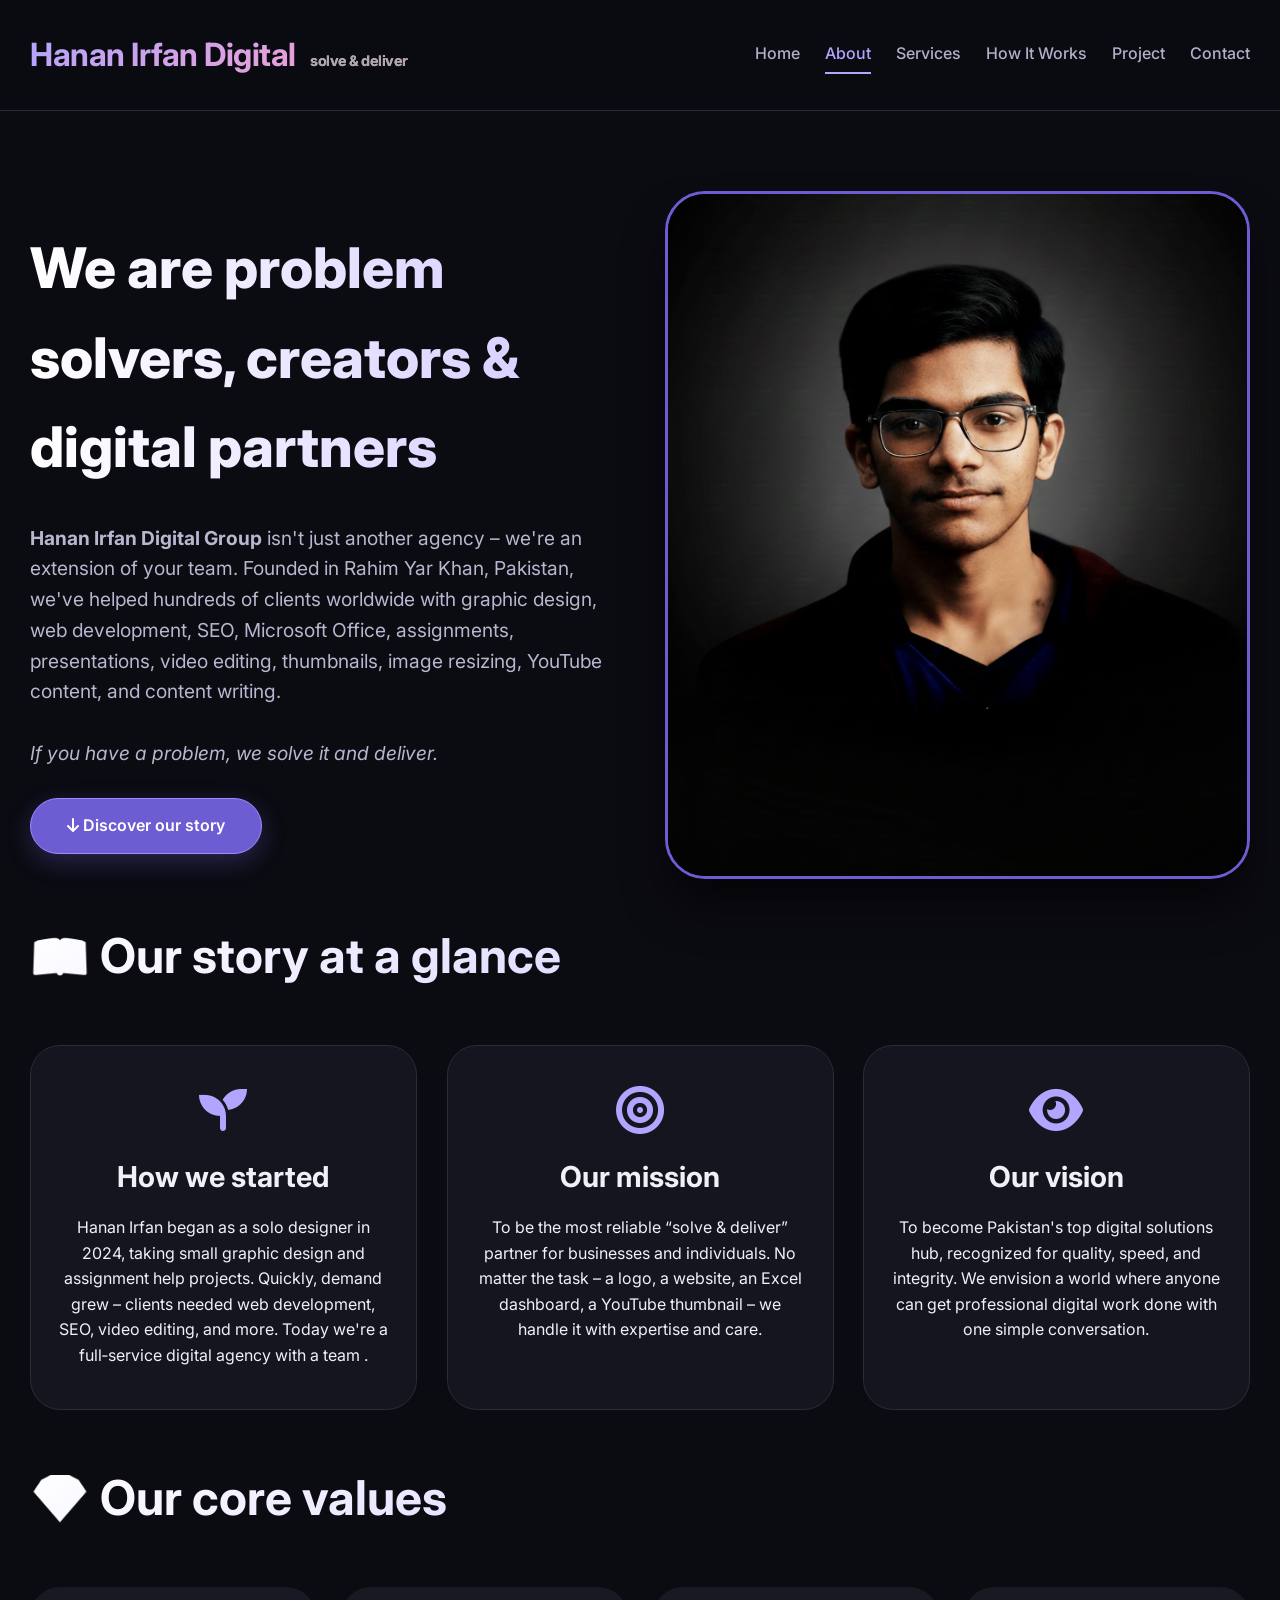
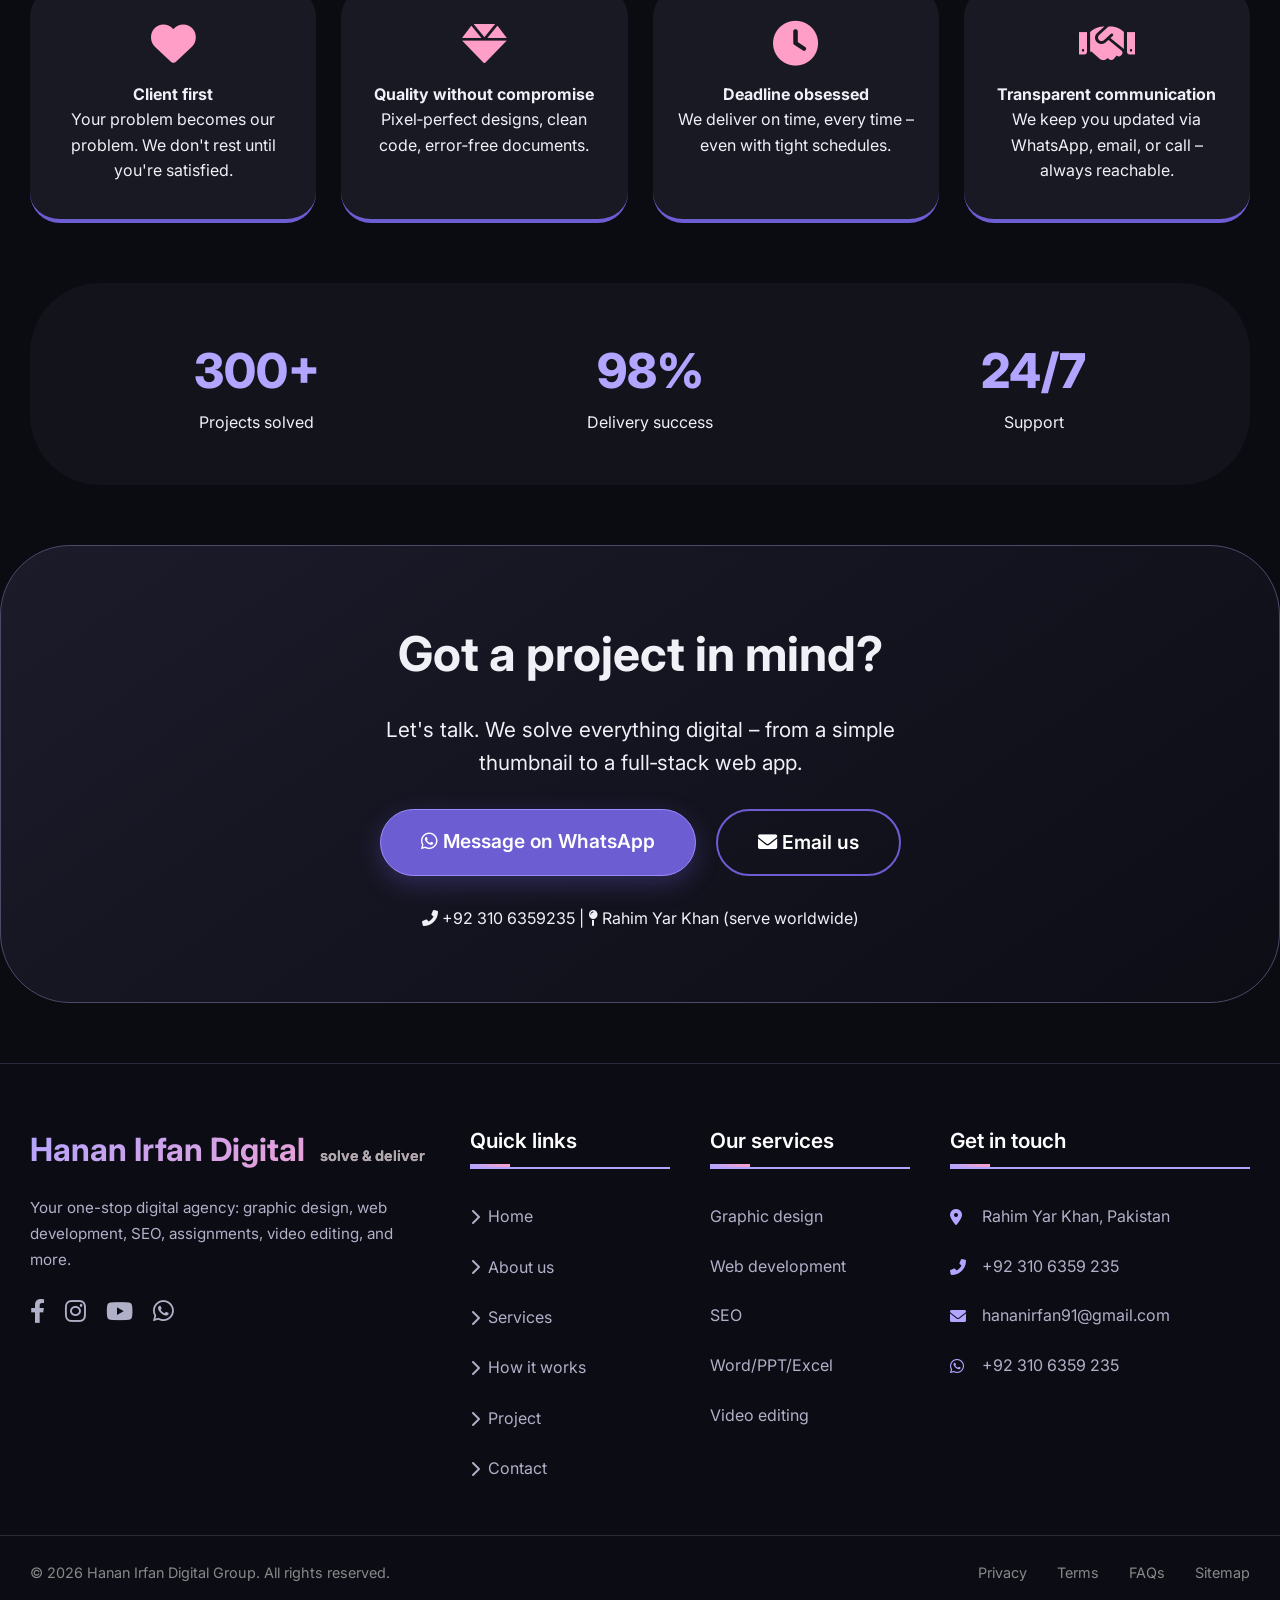
<file: aboutuspge.html>
<!DOCTYPE html>
<html lang="en">
<head>
  <meta charset="UTF-8">
  <meta name="viewport" content="width=device-width, initial-scale=1.0">
  
  <!-- PRIMARY SEO META TAGS (consolidated, keyword-rich) -->
  <title>About Us – Hanan Irfan Digital Group | We Solve & Deliver Since 2020</title>
  <meta name="description" content="Learn about Hanan Irfan Digital Group: a Pakistan-based digital agency solving problems since 2020. Graphic design, web development, SEO, assignments, video editing – we solve and deliver.">
  <meta name="keywords" content="digital agency Pakistan, about Hanan Irfan, Rahim Yar Khan digital services, graphic design team, web development agency, SEO experts Pakistan, content writing services">
  <meta name="author" content="Hanan Irfan Digital Group">
  <meta name="robots" content="index, follow">
  <link rel="canonical" href="https://hidigitalgroup.vercel.app/aboutuspge.html">

  <!-- Font Awesome 6 -->
  <link rel="stylesheet" href="https://cdnjs.cloudflare.com/ajax/libs/font-awesome/6.0.0-beta3/css/all.min.css">
  <!-- Google Fonts: Inter -->
  <link href="https://fonts.googleapis.com/css2?family=Inter:opsz,wght@14..32,300;14..32,400;14..32,500;14..32,600;14..32,700;14..32,800&display=swap" rel="stylesheet">
  <!-- AOS (animate on scroll) -->
  <link href="https://unpkg.com/aos@2.3.1/dist/aos.css" rel="stylesheet">
  <!-- in the <head> section of EVERY page -->
<link rel="stylesheet" href="css/style.css">
<meta property="og:title" content="About Us – Hanan Irfan Digital Group">
<meta property="og:description" content="Learn about our journey, mission, and team. We're a Pakistan-based digital agency solving problems since 2020. Based in Rahim Yar Khan, serving clients worldwide.">
<meta property="og:url" content="https://hidigitalgroup.vercel.app/aboutuspge.html">
<meta name="twitter:title" content="About Us – Hanan Irfan Digital Group">
<meta name="twitter:description" content="Learn about our journey, mission, and team. We're a Pakistan-based digital agency solving problems since 2020.">
  <style>
    /* ---------- RESET / GLOBAL ---------- */
    * {
      margin: 0;
      padding: 0;
      box-sizing: border-box;
    }
    body {
      font-family: 'Inter', sans-serif;
      background: #0b0b12;
      color: #f0f0f7;
      line-height: 1.6;
      overflow-x: hidden;
      scroll-behavior: smooth;
    }
    .container {
      max-width: 1280px;
      margin: 0 auto;
      padding: 0 30px;
    }
    @media (max-width: 640px) {
      .container { padding: 0 20px; }
    }

    /* ---------- HEADER (identical to index, with active link) ---------- */
    .site-header {
      padding: 15px 0;
      border-bottom: 1px solid #2a2a36;
      background: rgba(11, 11, 18, 0.98);
      backdrop-filter: blur(6px);
      position: sticky;
      top: 0;
      z-index: 1000;
    }
    .header-inner {
      display: flex;
      justify-content: space-between;
      align-items: center;
    }
    .logo {
      font-size: 2rem;
      font-weight: 700;
      background: linear-gradient(145deg, #b2a5ff, #ff9ec7);
      -webkit-background-clip: text;
      -webkit-text-fill-color: transparent;
      letter-spacing: -0.5px;
    }
    .logo span {
      font-size: 0.9rem;
      color: #aaa;
      margin-left: 8px;
      background: none;
      -webkit-text-fill-color: #aaa;
    }
    .desktop-nav {
      display: flex;
      gap: 25px;
      align-items: center;
    }
    .desktop-nav a {
      color: #b0b0c8;
      text-decoration: none;
      font-weight: 500;
      transition: 0.3s;
      padding: 5px 0;
      border-bottom: 2px solid transparent;
    }
    .desktop-nav a:hover, .desktop-nav a.active {
      color: #b2a5ff;
      border-bottom-color: #b2a5ff;
    }
    .hamburger {
      display: none;
      font-size: 1.8rem;
      cursor: pointer;
      color: #b2a5ff;
    }
    .mobile-nav {
      display: none;
      flex-direction: column;
      background: #15151f;
      padding: 20px;
      border-radius: 20px;
      margin-top: 15px;
    }
    .mobile-nav a {
      color: #b0b0c8;
      text-decoration: none;
      padding: 15px;
      border-bottom: 1px solid #2a2a3a;
    }
    .mobile-nav a:last-child { border-bottom: none; }
    .mobile-nav a.active { color: #b2a5ff; }

    /* ---------- BUTTONS / UTILS ---------- */
    .btn {
      display: inline-block;
      background: #2b2b3a;
      border: 1px solid #4a4a60;
      padding: 14px 36px;
      border-radius: 60px;
      font-weight: 600;
      text-decoration: none;
      color: white;
      transition: all 0.3s;
    }
    .btn-primary {
      background: #6c5dd3;
      border-color: #9b8cff;
      box-shadow: 0 8px 24px rgba(108, 93, 211, 0.3);
    }
    .btn-primary:hover {
      background: #5849b8;
      transform: translateY(-5px);
      box-shadow: 0 16px 32px rgba(108, 93, 211, 0.5);
    }
    .btn-outline {
      background: transparent;
      border: 2px solid #6c5dd3;
    }
    .btn-outline:hover {
      background: #6c5dd3;
      transform: translateY(-5px);
    }
    .section-title {
      font-size: clamp(2.2rem, 6vw, 3rem);
      font-weight: 700;
      margin-bottom: 25px;
      background: linear-gradient(145deg, #ffffff, #c0b7ff);
      -webkit-background-clip: text;
      -webkit-text-fill-color: transparent;
      line-height: 1.2;
    }
    .section-sub {
      color: #b0b0c8;
      font-size: 1.2rem;
      max-width: 700px;
      margin-bottom: 50px;
    }
    .floating {
      animation: float 4s ease-in-out infinite;
    }
    @keyframes float {
      0% { transform: translateY(0); }
      50% { transform: translateY(-10px); }
      100% { transform: translateY(0); }
    }

    /* ---------- ABOUT HERO (enhanced) ---------- */
    .about-hero {
      padding: 80px 0 40px;
      display: grid;
      grid-template-columns: 1fr 1fr;
      gap: 50px;
      align-items: center;
    }
    .about-hero h1 {
      font-size: clamp(2.5rem, 5vw, 3.5rem);
      font-weight: 800;
      background: linear-gradient(to right, #ffffff, #d2c9ff);
      -webkit-background-clip: text;
      -webkit-text-fill-color: transparent;
    }
    .about-hero p {
      font-size: 1.2rem;
      color: #b7b7d0;
      margin: 30px 0;
    }
    .about-image img {
      width: 100%;
      border-radius: 40px;
      border: 3px solid #6c5dd3;
      box-shadow: 0 30px 40px #00000080;
    }

    /* ---------- STORY / MISSION CARDS ---------- */
    .story-grid {
      display: grid;
      grid-template-columns: repeat(3, 1fr);
      gap: 30px;
      margin: 60px 0;
    }
    .story-card {
      background: #15151f;
      border-radius: 30px;
      padding: 40px 25px;
      border: 1px solid #2b2b3a;
      transition: 0.3s;
      text-align: center;
    }
    .story-card:hover {
      border-color: #8a76ff;
      transform: translateY(-10px);
    }
    .story-card i {
      font-size: 3rem;
      color: #b2a5ff;
      margin-bottom: 20px;
    }
    .story-card h3 {
      font-size: 1.8rem;
      margin-bottom: 15px;
    }

    /* ---------- VALUES GRID ---------- */
    .values-grid {
      display: grid;
      grid-template-columns: repeat(4, 1fr);
      gap: 25px;
      margin: 60px 0;
    }
    .value-item {
      background: #191924;
      border-radius: 30px;
      padding: 35px 20px;
      text-align: center;
      border-bottom: 4px solid #6c5dd3;
    }
    .value-item i {
      font-size: 2.8rem;
      color: #ff9ec7;
      margin-bottom: 15px;
    }

    /* ---------- STATS SECTION ---------- */
    .stats-wrapper {
      display: flex;
      justify-content: space-around;
      flex-wrap: wrap;
      background: #13131c;
      border-radius: 70px;
      padding: 50px 30px;
      margin: 40px 0;
    }
    .stat-item {
      text-align: center;
    }
    .stat-number {
      font-size: 3rem;
      font-weight: 800;
      color: #b2a5ff;
    }

    /* ---------- CTA BANNER ---------- */
    .cta-banner {
      background: linear-gradient(145deg, #1b1b2a, #0d0d16);
      border-radius: 70px;
      padding: 70px 40px;
      text-align: center;
      margin: 60px 0;
      border: 1px solid #4b4b6a;
    }

    /* ---------- FOOTER (exact copy from index) ---------- */
    .site-footer {
      background: #0c0c15;
      border-top: 1px solid #2a2a3a;
      color: #e0e0f0;
    }
    .footer-main {
      max-width: 1280px;
      margin: 0 auto;
      padding: 60px 30px 40px;
      display: grid;
      grid-template-columns: 2fr 1fr 1fr 1.5fr;
      gap: 40px;
    }
    .footer-col {
      display: flex;
      flex-direction: column;
      gap: 20px;
    }
    .footer-logo {
      font-size: 2rem;
      font-weight: 700;
      background: linear-gradient(145deg, #b2a5ff, #ff9ec7);
      -webkit-background-clip: text;
      -webkit-text-fill-color: transparent;
    }
    .footer-logo span {
      font-size: 0.9rem;
      color: #aaa;
      margin-left: 8px;
      -webkit-text-fill-color: #aaa;
    }
    .footer-about {
      color: #b0b0c8;
      line-height: 1.7;
      font-size: 0.95rem;
    }
    .footer-social {
      display: flex;
      gap: 20px;
    }
    .footer-social a {
      color: #b0b0c8;
      font-size: 1.5rem;
      transition: 0.3s;
    }
    .footer-social a:hover {
      color: #b2a5ff;
      transform: translateY(-5px);
    }
    .footer-col h4 {
      font-size: 1.3rem;
      font-weight: 600;
      margin-bottom: 15px;
      color: #ffffff;
      position: relative;
      padding-bottom: 10px;
    }
    .footer-col h4::after {
      content: '';
      position: absolute;
      bottom: 0;
      left: 0;
      width: 40px;
      height: 3px;
      background: linear-gradient(90deg, #b2a5ff, #ff9ec7);
    }
    .footer-col ul {
      list-style: none;
      display: flex;
      flex-direction: column;
      gap: 12px;
    }
    .footer-col ul li a {
      color: #b0b0c8;
      text-decoration: none;
      transition: 0.3s;
      display: inline-flex;
      align-items: center;
      gap: 8px;
    }
    .footer-col ul li a:hover {
      color: #b2a5ff;
      transform: translateX(5px);
    }
    .contact-info li {
      display: flex;
      align-items: center;
      gap: 12px;
      color: #b0b0c8;
    }
    .footer-bottom {
      max-width: 1280px;
      margin: 0 auto;
      padding: 25px 30px;
      border-top: 1px solid #2a2a38;
      display: flex;
      flex-wrap: wrap;
      justify-content: space-between;
      align-items: center;
      color: #888;
      font-size: 0.9rem;
    }
    .footer-bottom-links {
      display: flex;
      gap: 30px;
      flex-wrap: wrap;
    }
    .footer-bottom-links a {
      color: #888;
      text-decoration: none;
    }
    .footer-bottom-links a:hover { color: #b2a5ff; }

    /* ---------- RESPONSIVE (comprehensive, team section removed) ---------- */
    @media (max-width: 1024px) {
      .desktop-nav { display: none; }
      .hamburger { display: block; }
      .about-hero { grid-template-columns: 1fr; text-align: center; }
      .story-grid, .values-grid {
        grid-template-columns: repeat(2, 1fr);
      }
    }
    @media (max-width: 700px) {
      .story-grid, .values-grid {
        grid-template-columns: 1fr;
      }
      .about-hero h1 { font-size: 2.8rem; }
      .cta-banner { padding: 40px 20px; }
      .footer-main { grid-template-columns: 1fr; }
      .footer-bottom { flex-direction: column; gap: 15px; }
    }
    @media (max-width: 480px) {
      .btn { width: 100%; margin: 5px 0; }
      .cta-banner a { display: block; margin: 10px 0 !important; }
    }
  </style>
    <!-- OR for PNG file -->
    <link rel="icon" type="image/png" href="favicon.ico.png">
 <!-- CANONICAL TAG - Add this -->
  <link rel="canonical" href="https://hidigitalgroup.vercel.app/aboutuspge.html">
  
</head>
<body>
  <!-- ===== HEADER (with active link highlight) ===== -->
  <header class="site-header">
    <div class="container">
      <div class="header-inner">
        <div class="logo">Hanan Irfan Digital <span>solve & deliver</span></div>
        <nav class="desktop-nav">
          <a href="index.html">Home</a>
          <a href="aboutuspge.html" class="active">About</a>
          <a href="service.html">Services</a>
          <a href="howitworks.html">How It Works</a>
          <a href="projects.html">Project</a>
          <a href="contact.html">Contact</a>
        </nav>
        <div class="hamburger" onclick="toggleMenu()">
          <i class="fas fa-bars"></i>
        </div>
      </div>
      <div class="mobile-nav" id="mobileNav">
        <a href="index.html">Home</a>
        <a href="aboutuspge.html" class="active">About</a>
        <a href="service.html">Services</a>
        <a href="howitworks.html">How It Works</a>
        <a href="projects.html">Project</a>
        <a href="contact.html">Contact</a>
      </div>
    </div>
  </header>

  <!-- ===== ABOUT HERO ===== -->
  <section class="container">
    <div class="about-hero">
      <div data-aos="fade-right" data-aos-duration="1000">
        <h1>We are problem solvers, creators & digital partners</h1>
        <p><strong>Hanan Irfan Digital Group</strong> isn't just another agency – we're an extension of your team. Founded in Rahim Yar Khan, Pakistan, we've helped hundreds of clients worldwide with graphic design, web development, SEO, Microsoft Office, assignments, presentations, video editing, thumbnails, image resizing, YouTube content, and content writing. <br><br> <em>If you have a problem, we solve it and deliver.</em></p>
        <a href="#story" class="btn btn-primary"><i class="fas fa-arrow-down"></i> Discover our story</a>
      </div>
      <div data-aos="fade-left" class="about-image floating">
        <!-- using same placeholder image as before (favicon.png) -->
        <img src="favicon.png" alt="Hanan Irfan Digital team – solving problems" loading="lazy">
      </div>
    </div>
  </section>

  <!-- ===== STORY / MISSION / VISION ===== -->
  <section id="story" class="container">
    <h2 class="section-title" data-aos="zoom-in">📖 Our story at a glance</h2>
    <div class="story-grid">
      <div class="story-card" data-aos="flip-left">
        <i class="fas fa-seedling"></i>
        <h3>How we started</h3>
        <p>Hanan Irfan began as a solo designer in 2024, taking small graphic design and assignment help projects. Quickly, demand grew – clients needed web development, SEO, video editing, and more. Today we're a full‑service digital agency with a team .</p>
      </div>
      <div class="story-card" data-aos="flip-left" data-aos-delay="50">
        <i class="fas fa-bullseye"></i>
        <h3>Our mission</h3>
        <p>To be the most reliable “solve & deliver” partner for businesses and individuals. No matter the task – a logo, a website, an Excel dashboard, a YouTube thumbnail – we handle it with expertise and care.</p>
      </div>
      <div class="story-card" data-aos="flip-left" data-aos-delay="100">
        <i class="fas fa-eye"></i>
        <h3>Our vision</h3>
        <p>To become Pakistan's top digital solutions hub, recognized for quality, speed, and integrity. We envision a world where anyone can get professional digital work done with one simple conversation.</p>
      </div>
    </div>
  </section>

  <!-- ===== CORE VALUES ===== (team section completely removed) -->
  <section class="container">
    <h2 class="section-title" data-aos="zoom-in">💎 Our core values</h2>
    <div class="values-grid">
      <div class="value-item" data-aos="fade-up"><i class="fas fa-heart"></i><h4>Client first</h4><p>Your problem becomes our problem. We don't rest until you're satisfied.</p></div>
      <div class="value-item" data-aos="fade-up" data-aos-delay="50"><i class="fas fa-gem"></i><h4>Quality without compromise</h4><p>Pixel‑perfect designs, clean code, error‑free documents.</p></div>
      <div class="value-item" data-aos="fade-up" data-aos-delay="100"><i class="fas fa-clock"></i><h4>Deadline obsessed</h4><p>We deliver on time, every time – even with tight schedules.</p></div>
      <div class="value-item" data-aos="fade-up" data-aos-delay="150"><i class="fas fa-handshake"></i><h4>Transparent communication</h4><p>We keep you updated via WhatsApp, email, or call – always reachable.</p></div>
    </div>
  </section>

  <!-- ===== STATS ===== -->
  <section class="container">
    <div class="stats-wrapper" data-aos="zoom-in">
      <div class="stat-item"><span class="stat-number">300+</span><p>Projects solved</p></div>
      
      <div class="stat-item"><span class="stat-number">98%</span><p>Delivery success</p></div>
      <div class="stat-item"><span class="stat-number">24/7</span><p>Support</p></div>
    </div>
  </section>

  <!-- ===== CTA BANNER ===== -->
  <section class="container cta-banner" data-aos="flip-up">
    <h2 style="font-size: clamp(2rem,5vw,3rem); margin-bottom:20px;">Got a project in mind?</h2>
    <p style="font-size:1.3rem; max-width:600px; margin:0 auto 30px;">Let's talk. We solve everything digital – from a simple thumbnail to a full‑stack web app.</p>
    <div style="display: flex; flex-wrap: wrap; gap: 20px; justify-content: center;">
      <a href="https://api.whatsapp.com/send/?phone=923106359235&text&type=phone_number&app_absent=0" class="btn btn-primary" style="font-size:1.2rem; padding:16px 40px;"><i class="fab fa-whatsapp"></i> Message on WhatsApp</a>
      <a href="mailto:hananirfan91@gmail.com" class="btn btn-outline" style="font-size:1.2rem; padding:16px 40px;"><i class="fas fa-envelope"></i> Email us</a>
    </div>
    <p style="margin-top:30px;"><i class="fas fa-phone-alt"></i> +92 310 6359235  |  <i class="fas fa-map-pin"></i> Rahim Yar Khan (serve worldwide)</p>
  </section>

  <!-- ===== FOOTER ===== -->
  <footer class="site-footer">
    <div class="footer-main">
      <div class="footer-col">
        <div class="footer-logo">Hanan Irfan Digital <span>solve & deliver</span></div>
        <p class="footer-about">Your one-stop digital agency: graphic design, web development, SEO, assignments, video editing, and more.</p>
        <div class="footer-social">
          <a href="https://facebook.com/HananIrfan001" aria-label="Facebook"><i class="fab fa-facebook-f"></i></a>
          <a href="https://instagram.com/tearswithhanan/" aria-label="Instagram"><i class="fab fa-instagram"></i></a>
          <a href="https://www.youtube.com/@ancientmystery-0" aria-label="YouTube"><i class="fab fa-youtube"></i></a>
          <a href="https://api.whatsapp.com/send/?phone=923106359235&text&type=phone_number&app_absent=0" aria-label="WhatsApp"><i class="fab fa-whatsapp"></i></a>
        </div>
      </div>
      <div class="footer-col">
        <h4>Quick links</h4>
        <ul>
          <li><a href="index.html"><i class="fas fa-chevron-right"></i> Home</a></li>
          <li><a href="aboutuspge.html"><i class="fas fa-chevron-right"></i> About us</a></li>
          <li><a href="service.html"><i class="fas fa-chevron-right"></i> Services</a></li>
          <li><a href="howitworks.html"><i class="fas fa-chevron-right"></i> How it works</a></li>
          <li><a href="projects.html"><i class="fas fa-chevron-right"></i> Project</a></li>
          <li><a href="contact.html"><i class="fas fa-chevron-right"></i> Contact</a></li>
        </ul>
      </div>
      <div class="footer-col">
        <h4>Our services</h4>
        <ul>
          <li><a href="service.html">Graphic design</a></li>
          <li><a href="service.html">Web development</a></li>
          <li><a href="service.html">SEO</a></li>
          <li><a href="service.html">Word/PPT/Excel</a></li>
          <li><a href="service.html">Video editing</a></li>
        </ul>
      </div>
      <div class="footer-col">
        <h4>Get in touch</h4>
        <ul class="contact-info">
          <li><i class="fas fa-map-marker-alt"></i> Rahim Yar Khan, Pakistan</li>
          <li><i class="fas fa-phone-alt"></i> +92 310 6359 235</li>
          <li><i class="fas fa-envelope"></i> hananirfan91@gmail.com</li>
          <li><i class="fab fa-whatsapp"></i> +92 310 6359 235</li>
        </ul>
      </div>
    </div>
    <div class="footer-bottom">
      <div class="copyright">© 2026 Hanan Irfan Digital Group. All rights reserved.</div>
      <div class="footer-bottom-links">
        <a href="privacy.html">Privacy</a>
        <a href="terms.html">Terms</a>
        <a href="faq.html">FAQs</a>
        <a href="sitemap.html">Sitemap</a>
      </div>
    </div>
  </footer>

  <!-- AOS -->
  <script src="https://unpkg.com/aos@2.3.1/dist/aos.js"></script>
  <script>
    AOS.init({ duration: 800, once: true, offset: 100 });
    function toggleMenu() {
      const nav = document.getElementById('mobileNav');
      nav.style.display = nav.style.display === 'flex' ? 'none' : 'flex';
    }
    // smooth scroll for anchor links
    document.querySelectorAll('a[href^="#"]').forEach(anchor => {
      anchor.addEventListener('click', function(e) {
        e.preventDefault();
        const target = document.querySelector(this.getAttribute('href'));
        if(target) target.scrollIntoView({behavior:'smooth'});
      });
    });
  </script>

  <!-- ===== ENHANCED SCHEMA (Organization + LocalBusiness + Service + Review) ===== -->
  <script type="application/ld+json">
  {
    "@context": "https://schema.org",
    "@graph": [
      {
        "@type": "Organization",
        "@id": "https://hidigitalgroup.vercel.app/#organization",
        "name": "Hanan Irfan Digital Group",
        "url": "https://hidigitalgroup.vercel.app",
        "logo": "https://hidigitalgroup.vercel.app/og-image.png",
        "sameAs": [
          "https://facebook.com/HananIrfan001",
          "https://instagram.com/tearswithhanan/",
          "https://www.youtube.com/@ancientmystery-0"
        ],
        "contactPoint": [
          { "@type": "ContactPoint", "telephone": "+92-310-6359235", "contactType": "customer service", "areaServed": "PK" },
          { "@type": "ContactPoint", "contactType": "sales", "url": "https://api.whatsapp.com/send/?phone=923106359235" }
        ],
        "address": {
          "@type": "PostalAddress",
          "streetAddress": "Abu Dhabi Road",
          "addressLocality": "Rahim Yar Khan",
          "addressRegion": "Punjab",
          "addressCountry": "PK"
        }
      },
      {
        "@type": "LocalBusiness",
        "@id": "https://hidigitalgroup.vercel.app/#localbusiness",
        "name": "Hanan Irfan Digital Group",
        "image": "https://hidigitalgroup.vercel.app/og-image.png",
        "url": "https://hidigitalgroup.vercel.app",
        "telephone": "+92 310 6359235",
        "priceRange": "$$",
        "address": { "@type": "PostalAddress", "streetAddress": "Abu Dhabi Road", "addressLocality": "Rahim Yar Khan", "addressRegion": "Punjab", "addressCountry": "PK" },
        "openingHoursSpecification": [{ "@type": "OpeningHoursSpecification", "dayOfWeek": ["Monday","Tuesday","Wednesday","Thursday","Friday","Saturday"], "opens": "09:00", "closes": "23:00" }],
        "parentOrganization": { "@id": "https://hidigitalgroup.vercel.app/#organization" }
      },
      {
        "@type": "Service",
        "@id": "https://hidigitalgroup.vercel.app/#service-graphic-design",
        "name": "Graphic Design Service",
        "description": "Professional logo, branding, posters, social media creatives, packaging, thumbnails.",
        "provider": { "@id": "https://hidigitalgroup.vercel.app/#organization" },
        "serviceType": "Graphic Design"
      },
      {
        "@type": "Service",
        "@id": "https://hidigitalgroup.vercel.app/#service-web-dev",
        "name": "Web Development Service",
        "description": "HTML/CSS/JS, React, Node, Python, PHP, WordPress, e‑commerce.",
        "provider": { "@id": "https://hidigitalgroup.vercel.app/#organization" },
        "serviceType": "Web Development"
      },
      {
        "@type": "Review",
        "author": { "@type": "Person", "name": "Aashir khanada" },
        "reviewRating": { "@type": "Rating", "ratingValue": "5", "bestRating": "5" },
        "reviewBody": "Hanan Irfan Digital redesigned our brand and built our e‑commerce site. They also handle our SEO – impressions and sales skyrocketed.",
        "itemReviewed": { "@id": "https://hidigitalgroup.vercel.app/#localbusiness" }
      }
    ]
  }
  </script>
  <script src="main.js"></script>
</body>
</html>
</file>
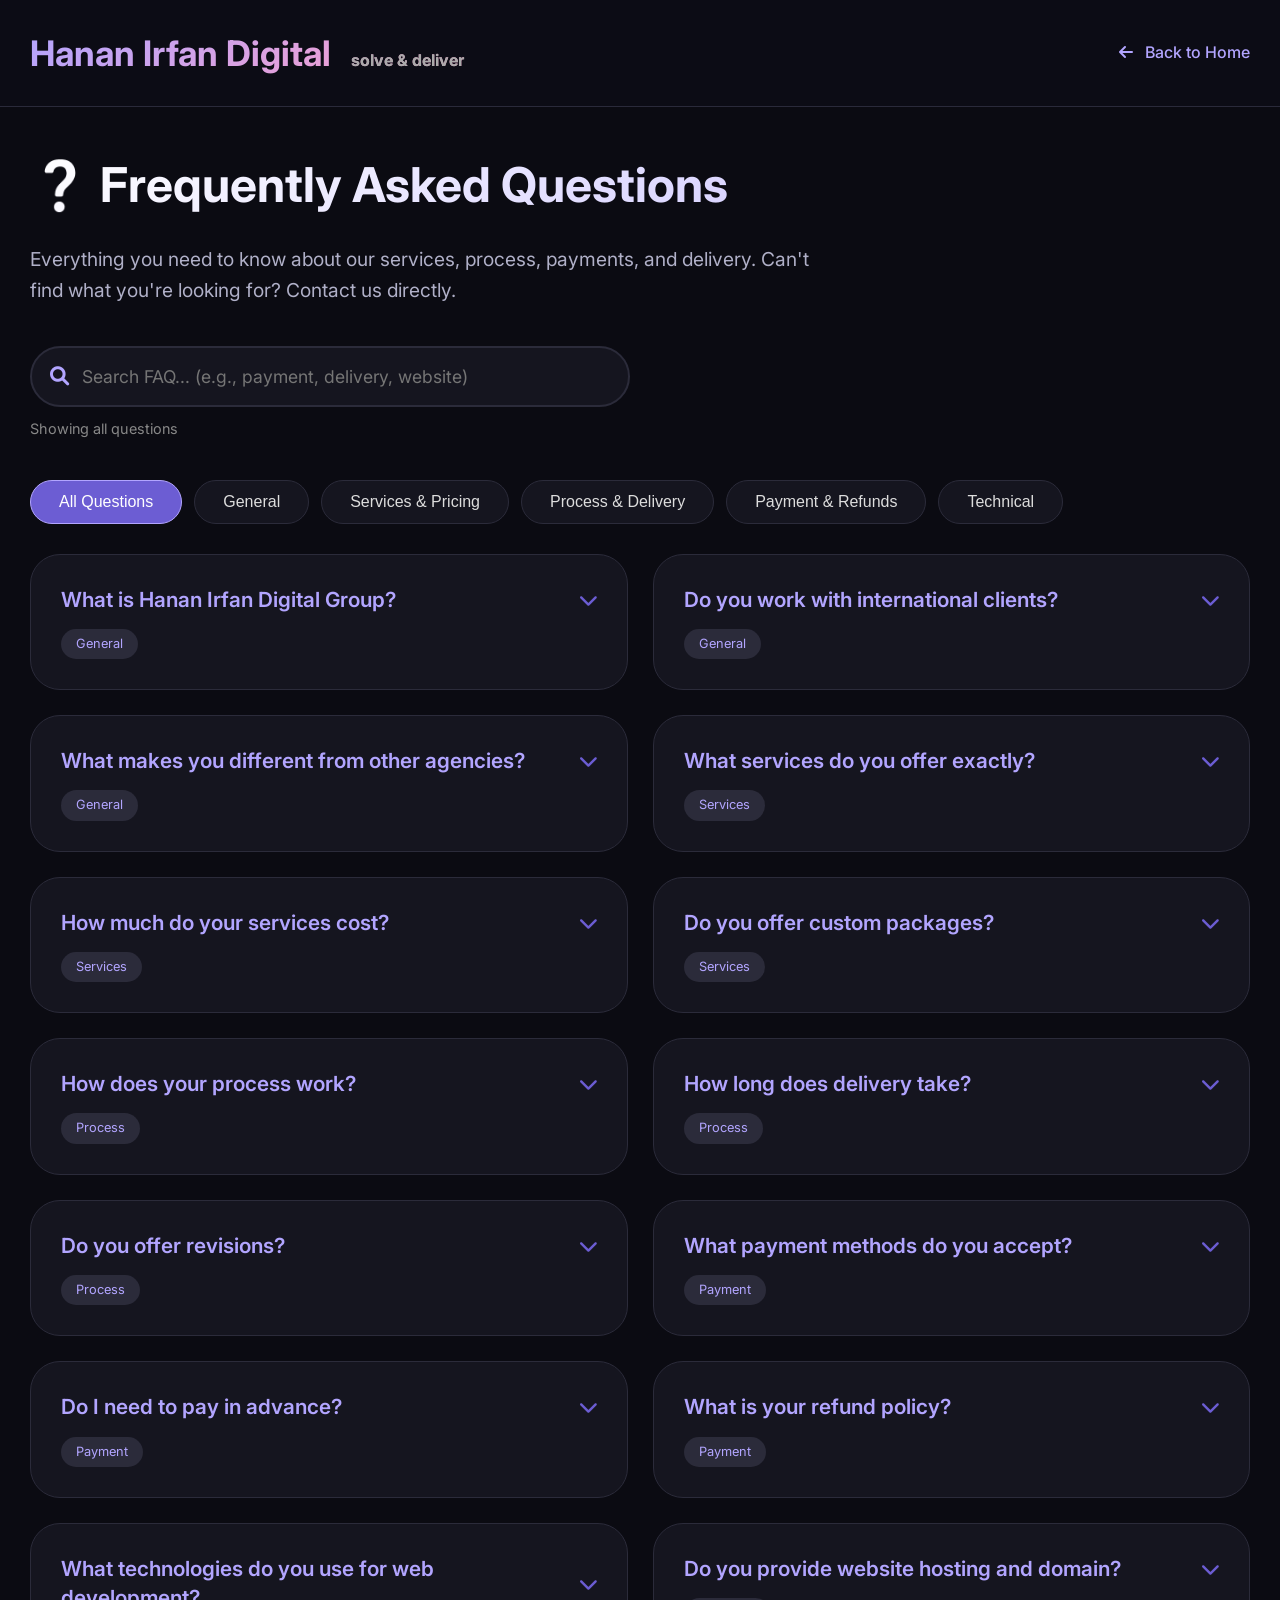
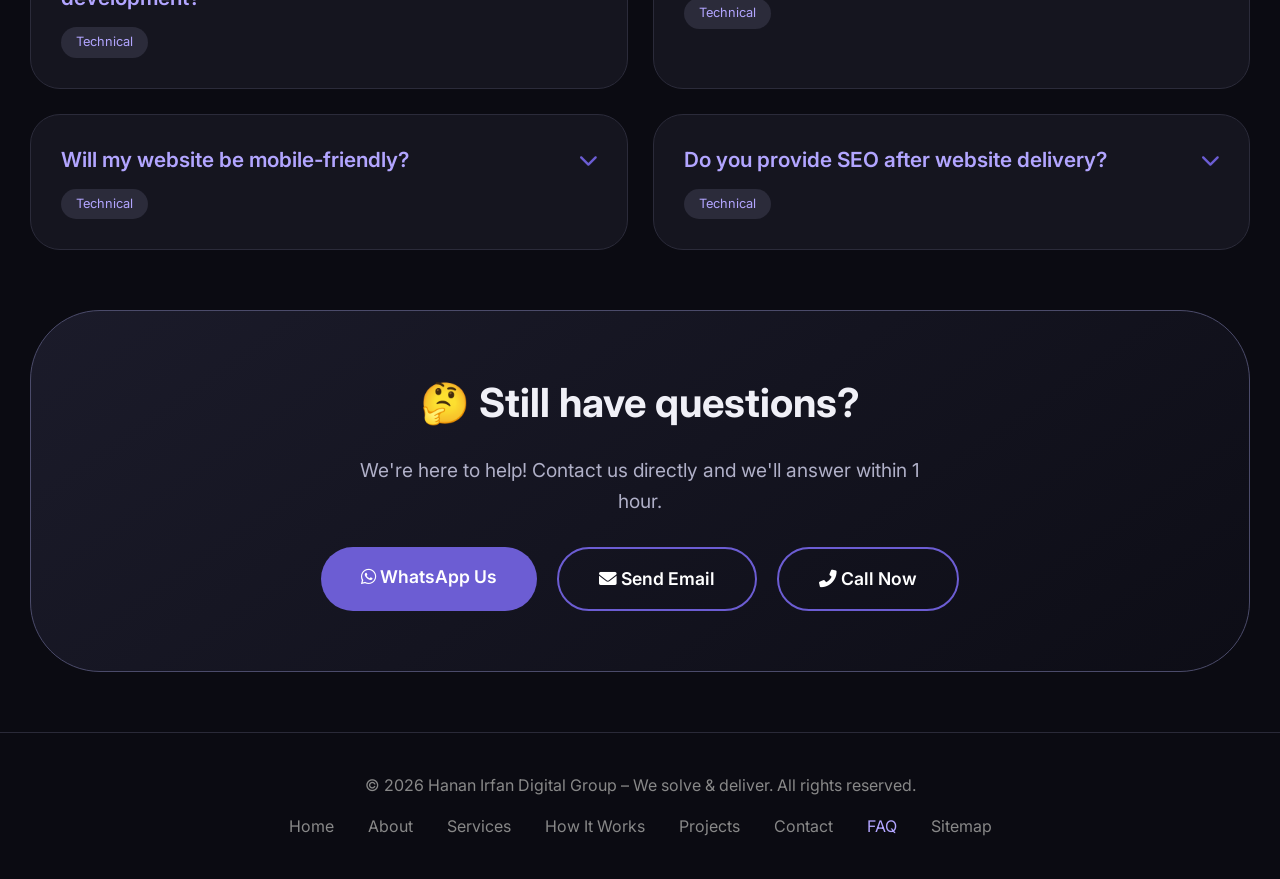
<file: faq.html>
<!DOCTYPE html>
<html lang="en">
<head>
  <meta charset="UTF-8">
  <meta name="viewport" content="width=device-width, initial-scale=1.0">
  <title>FAQ - Hanan Irfan Digital Group | Frequently Asked Questions</title>
  <!-- Font Awesome 6 -->
   <meta property="og:title" content="FAQ – Hanan Irfan Digital Group">
<meta property="og:description" content="Frequently asked questions about our services, pricing, delivery, payments, and process. Find answers to common questions.">
<meta property="og:url" content="https://hidigitalgroup.vercel.app/faq.html">
<meta name="twitter:title" content="FAQ – Hanan Irfan Digital Group">
<meta name="twitter:description" content="Frequently asked questions about our services, pricing, delivery, payments, and process.">
  <link rel="stylesheet" href="https://cdnjs.cloudflare.com/ajax/libs/font-awesome/6.0.0-beta3/css/all.min.css">
  <!-- Google Fonts: Inter -->
  <link href="https://fonts.googleapis.com/css2?family=Inter:opsz,wght@14..32,300;14..32,400;14..32,500;14..32,600;14..32,700;14..32,800&display=swap" rel="stylesheet">
  <style>
    * {
      margin: 0;
      padding: 0;
      box-sizing: border-box;
    }
    body {
      font-family: 'Inter', sans-serif;
      background: #0b0b12;
      color: #f0f0f7;
      line-height: 1.6;
    }
    .container {
      max-width: 1280px;
      margin: 0 auto;
      padding: 0 30px;
    }
    
    /* Header */
    .site-header {
      background: #0c0c15;
      border-bottom: 1px solid #2a2a3a;
      padding: 25px 0;
      margin-bottom: 40px;
    }
    .header-inner {
      display: flex;
      justify-content: space-between;
      align-items: center;
    }
    .logo {
      font-size: 2.2rem;
      font-weight: 700;
      background: linear-gradient(145deg, #b2a5ff, #ff9ec7);
      -webkit-background-clip: text;
      -webkit-text-fill-color: transparent;
    }
    .logo span {
      font-size: 1rem;
      color: #aaa;
      margin-left: 12px;
      -webkit-text-fill-color: #aaa;
    }
    .back-home {
      color: #b2a5ff;
      text-decoration: none;
      font-weight: 500;
    }
    .back-home i {
      margin-right: 8px;
    }

    /* Page title */
    .page-title {
      font-size: 3rem;
      font-weight: 700;
      margin: 30px 0 20px;
      background: linear-gradient(145deg, #ffffff, #c0b7ff);
      -webkit-background-clip: text;
      -webkit-text-fill-color: transparent;
    }
    .page-description {
      color: #b0b0c8;
      font-size: 1.2rem;
      max-width: 800px;
      margin-bottom: 40px;
    }

    /* Search bar */
    .faq-search {
      margin: 40px 0 30px;
    }
    .search-container {
      position: relative;
      max-width: 600px;
    }
    .search-container i {
      position: absolute;
      left: 20px;
      top: 50%;
      transform: translateY(-50%);
      color: #b2a5ff;
      font-size: 1.2rem;
    }
    #faqSearch {
      width: 100%;
      padding: 18px 20px 18px 50px;
      background: #15151f;
      border: 2px solid #2b2b3a;
      border-radius: 60px;
      color: white;
      font-size: 1.1rem;
      font-family: 'Inter', sans-serif;
      transition: 0.3s;
    }
    #faqSearch:focus {
      outline: none;
      border-color: #6c5dd3;
      box-shadow: 0 0 0 4px rgba(108, 93, 211, 0.2);
    }
    .search-results-count {
      margin-top: 10px;
      color: #888;
      font-size: 0.9rem;
    }

    /* Category tabs */
    .category-tabs {
      display: flex;
      flex-wrap: wrap;
      gap: 12px;
      margin: 40px 0 30px;
    }
    .category-tab {
      padding: 12px 28px;
      background: #15151f;
      border: 1px solid #2b2b3a;
      border-radius: 40px;
      color: #ddd;
      font-weight: 500;
      cursor: pointer;
      transition: 0.3s;
      font-size: 1rem;
    }
    .category-tab:hover {
      background: #2b2b3a;
      color: white;
    }
    .category-tab.active {
      background: #6c5dd3;
      border-color: #b2a5ff;
      color: white;
    }

    /* FAQ Grid */
    .faq-grid {
      display: grid;
      grid-template-columns: repeat(2, 1fr);
      gap: 25px;
      margin: 30px 0 50px;
    }
    .faq-item {
      background: #15151f;
      border-radius: 30px;
      padding: 30px;
      border: 1px solid #2b2b3a;
      transition: 0.3s;
      cursor: pointer;
    }
    .faq-item:hover {
      border-color: #6c5dd3;
      transform: translateY(-3px);
      box-shadow: 0 15px 30px rgba(0,0,0,0.4);
    }
    .faq-item.hidden {
      display: none;
    }
    .faq-question {
      display: flex;
      justify-content: space-between;
      align-items: center;
      gap: 20px;
    }
    .faq-question h3 {
      font-size: 1.3rem;
      font-weight: 600;
      color: #b2a5ff;
      margin: 0;
      line-height: 1.4;
    }
    .faq-question i {
      color: #6c5dd3;
      font-size: 1.2rem;
      transition: 0.3s;
    }
    .faq-item.active .faq-question i {
      transform: rotate(180deg);
    }
    .faq-answer {
      max-height: 0;
      overflow: hidden;
      transition: max-height 0.3s ease-out;
      color: #b0b0c8;
      margin-top: 0;
    }
    .faq-item.active .faq-answer {
      max-height: 300px;
      margin-top: 20px;
    }
    .faq-answer p {
      margin-bottom: 10px;
    }
    .faq-answer ul {
      margin-left: 20px;
      margin-top: 10px;
    }
    .faq-answer li {
      margin: 8px 0;
    }

    /* Category badges */
    .faq-category-badge {
      display: inline-block;
      background: #2b2b3a;
      padding: 5px 15px;
      border-radius: 30px;
      font-size: 0.8rem;
      color: #b2a5ff;
      margin-top: 15px;
    }

    /* Still have questions section */
    .still-questions {
      background: linear-gradient(145deg, #1b1b2a, #0d0d16);
      border-radius: 70px;
      padding: 60px 40px;
      text-align: center;
      margin: 60px 0;
      border: 1px solid #4b4b6a;
    }
    .still-questions h2 {
      font-size: 2.5rem;
      margin-bottom: 20px;
    }
    .still-questions p {
      color: #b0b0c8;
      font-size: 1.2rem;
      max-width: 600px;
      margin: 0 auto 30px;
    }
    .contact-buttons {
      display: flex;
      gap: 20px;
      justify-content: center;
      flex-wrap: wrap;
    }
    .btn {
      display: inline-block;
      padding: 16px 40px;
      border-radius: 60px;
      font-weight: 600;
      text-decoration: none;
      transition: 0.3s;
      font-size: 1.1rem;
    }
    .btn-primary {
      background: #6c5dd3;
      color: white;
    }
    .btn-primary:hover {
      background: #5849b8;
      transform: translateY(-3px);
    }
    .btn-outline {
      background: transparent;
      border: 2px solid #6c5dd3;
      color: white;
    }
    .btn-outline:hover {
      background: #6c5dd3;
      transform: translateY(-3px);
    }

    /* Footer */
    .footer {
      border-top: 1px solid #2a2a38;
      padding: 40px 0;
      text-align: center;
      color: #888;
    }
    .footer-links {
      margin-top: 15px;
    }
    .footer-links a {
      color: #888;
      text-decoration: none;
      margin: 0 15px;
    }
    .footer-links a:hover {
      color: #b2a5ff;
    }

    @media (max-width: 800px) {
      .faq-grid {
        grid-template-columns: 1fr;
      }
      .page-title {
        font-size: 2.5rem;
      }
    }
  </style>
    <!-- OR for PNG file -->
    <link rel="icon" type="image/png" href="favicon.ico.png">
 <!-- CANONICAL TAG - Add this -->
  <link rel="canonical" href="https://hidigitalgroup.vercel.app/faq.html">
  
</head>
<body>
  <!-- Header -->
  <header class="site-header">
    <div class="container header-inner">
      <div class="logo">Hanan Irfan Digital <span>solve & deliver</span></div>
      <a href="index.html" class="back-home"><i class="fas fa-arrow-left"></i> Back to Home</a>
    </div>
  </header>

  <!-- Main FAQ Content -->
  <main class="container">
    <h1 class="page-title">❓ Frequently Asked Questions</h1>
    <p class="page-description">
      Everything you need to know about our services, process, payments, and delivery. Can't find what you're looking for? Contact us directly.
    </p>

    <!-- Search bar -->
    <div class="faq-search">
      <div class="search-container">
        <i class="fas fa-search"></i>
        <input type="text" id="faqSearch" placeholder="Search FAQ... (e.g., payment, delivery, website)">
      </div>
      <div class="search-results-count" id="searchResultsCount">Showing all questions</div>
    </div>

    <!-- Category tabs -->
    <div class="category-tabs" id="categoryTabs">
      <button class="category-tab active" data-category="all">All Questions</button>
      <button class="category-tab" data-category="general">General</button>
      <button class="category-tab" data-category="services">Services & Pricing</button>
      <button class="category-tab" data-category="process">Process & Delivery</button>
      <button class="category-tab" data-category="payment">Payment & Refunds</button>
      <button class="category-tab" data-category="technical">Technical</button>
    </div>

    <!-- FAQ Grid -->
    <div class="faq-grid" id="faqGrid">
      
      <!-- GENERAL CATEGORY -->
      <div class="faq-item" data-category="general">
        <div class="faq-question">
          <h3>What is Hanan Irfan Digital Group?</h3>
          <i class="fas fa-chevron-down"></i>
        </div>
        <div class="faq-answer">
          <p>We are a full-service digital agency based in Rahim Yar Khan, Pakistan. We offer graphic design, web development, SEO, Microsoft Office assistance, assignment help, video editing, thumbnail creation, image resizing, YouTube content creation, and content writing. Our motto: "We solve & deliver."</p>
        </div>
        <span class="faq-category-badge">General</span>
      </div>

      <div class="faq-item" data-category="general">
        <div class="faq-question">
          <h3>Do you work with international clients?</h3>
          <i class="fas fa-chevron-down"></i>
        </div>
        <div class="faq-answer">
          <p>Absolutely! We have clients from USA, UK, Canada, Australia, UAE, and many other countries. We accept international payments via PayPal, Wise, and bank transfer. Time zone differences are not a problem – we're available 24/7.</p>
        </div>
        <span class="faq-category-badge">General</span>
      </div>

      <div class="faq-item" data-category="general">
        <div class="faq-question">
          <h3>What makes you different from other agencies?</h3>
          <i class="fas fa-chevron-down"></i>
        </div>
        <div class="faq-answer">
          <p>✅ Fast response (under 1 hour)<br>✅ Unlimited revisions on most services<br>✅ Transparent pricing (no hidden fees)<br>✅ One-stop solution for all digital needs<br>✅ 24/7 communication via WhatsApp<br>✅ We actually solve problems, not just take orders</p>
        </div>
        <span class="faq-category-badge">General</span>
      </div>

      <!-- SERVICES & PRICING CATEGORY -->
      <div class="faq-item" data-category="services">
        <div class="faq-question">
          <h3>What services do you offer exactly?</h3>
          <i class="fas fa-chevron-down"></i>
        </div>
        <div class="faq-answer">
          <p>We offer 12+ services:</p>
          <ul>
            <li>🎨 Graphic Design (logo, branding, posters)</li>
            <li>💻 Web Development (React, Node, Python, PHP)</li>
            <li>📈 SEO (search engine optimization)</li>
            <li>📊 Word / PowerPoint / Excel</li>
            <li>📝 Assignments & Presentations</li>
            <li>🎬 Video Editing</li>
            <li>🖼️ Thumbnail Creator</li>
            <li>📐 Image Resizer</li>
            <li>▶️ YouTube Content Creator</li>
            <li>✍️ Content Writing</li>
            <li>🏷️ Branding & Identity</li>
            <li>✨ Custom Requests</li>
          </ul>
        </div>
        <span class="faq-category-badge">Services</span>
      </div>

      <div class="faq-item" data-category="services">
        <div class="faq-question">
          <h3>How much do your services cost?</h3>
          <i class="fas fa-chevron-down"></i>
        </div>
        <div class="faq-answer">
          <p>Pricing varies by service complexity:</p>
          <ul>
            <li>Bsically Depends on our Talk. </li>
            <li>Graphic design: starting ₨ 1,000</li>
            <li>Web development: starting ₨ 5,000</li>
            <li>SEO: starting ₨ 6,000/month</li>
            <li>Word/PPT/Excel: starting ₨ 600</li>
            <li>Video editing: starting ₨ 300/minute</li>
            <li>Thumbnails: starting ₨ 1,000 each</li>
          </ul>
          <p>Contact us for a custom quote – we offer discounts for packages.</p>
        </div>
        <span class="faq-category-badge">Services</span>
      </div>

      <div class="faq-item" data-category="services">
        <div class="faq-question">
          <h3>Do you offer custom packages?</h3>
          <i class="fas fa-chevron-down"></i>
        </div>
        <div class="faq-answer">
          <p>Yes! If you need a combination of services (e.g., website + SEO + content), we create custom packages with special pricing. Just tell us your requirements and we'll prepare a tailored solution.</p>
        </div>
        <span class="faq-category-badge">Services</span>
      </div>

      <!-- PROCESS & DELIVERY CATEGORY -->
      <div class="faq-item" data-category="process">
        <div class="faq-question">
          <h3>How does your process work?</h3>
          <i class="fas fa-chevron-down"></i>
        </div>
        <div class="faq-answer">
          <p>Our 5-step process:</p>
          <ol>
            <li><strong>Contact us</strong> – via WhatsApp, email, or form</li>
            <li><strong>Discuss & quote</strong> – we understand your need and provide pricing</li>
            <li><strong>We solve & create</strong> – our team starts working</li>
            <li><strong>Review & approve</strong> – you get drafts, request revisions</li>
            <li><strong>Final delivery</strong> – you receive the completed work</li>
          </ol>
        </div>
        <span class="faq-category-badge">Process</span>
      </div>

      <div class="faq-item" data-category="process">
        <div class="faq-question">
          <h3>How long does delivery take?</h3>
          <i class="fas fa-chevron-down"></i>
        </div>
        <div class="faq-answer">
          <p>Timeline depends on the project:</p>
          <ul>
            <li>Thumbnails, image resizing: 4-8 hours</li>
            <li>Graphic design, PowerPoint: 1-2 days</li>
            <li>Video editing: 2-4 days</li>
            <li>Websites: 5-10 days</li>
            <li>SEO campaigns: ongoing monthly</li>
          </ul>
          <p>Urgent projects? We offer expedited delivery for an additional fee.</p>
        </div>
        <span class="faq-category-badge">Process</span>
      </div>

      <div class="faq-item" data-category="process">
        <div class="faq-question">
          <h3>Do you offer revisions?</h3>
          <i class="fas fa-chevron-down"></i>
        </div>
        <div class="faq-answer">
          <p>Yes! We offer unlimited revisions on most services until you're 100% satisfied. For complex projects (like websites), we include 2 rounds of revisions in the base price, with additional revisions available at a nominal cost.</p>
        </div>
        <span class="faq-category-badge">Process</span>
      </div>

      <!-- PAYMENT & REFUNDS CATEGORY -->
      <div class="faq-item" data-category="payment">
        <div class="faq-question">
          <h3>What payment methods do you accept?</h3>
          <i class="fas fa-chevron-down"></i>
        </div>
        <div class="faq-answer">
          <p><strong>Local (Pakistan):</strong> JazzCash, EasyPaisa, Bank Transfer.<br>
         </p>
        </div>
        <span class="faq-category-badge">Payment</span>
      </div>

      <div class="faq-item" data-category="payment">
        <div class="faq-question">
          <h3>Do I need to pay in advance?</h3>
          <i class="fas fa-chevron-down"></i>
        </div>
        <div class="faq-answer">
          <p>For larger projects (websites, branding, SEO campaigns), we require 50% advance and 50% on delivery. For smaller tasks (thumbnails, image editing, small assignments), we may ask for full payment upfront. This policy ensures commitment from both sides.</p>
        </div>
        <span class="faq-category-badge">Payment</span>
      </div>

      <div class="faq-item" data-category="payment">
        <div class="faq-question">
          <h3>What is your refund policy?</h3>
          <i class="fas fa-chevron-down"></i>
        </div>
        <div class="faq-answer">
          <p>We want you to be happy. If we cannot deliver what was promised, we offer a full refund of the advance. For projects where work has already begun, we provide partial refunds based on completed work. No questions asked if you're unsatisfied within the first 24 hours.</p>
        </div>
        <span class="faq-category-badge">Payment</span>
      </div>

      <!-- TECHNICAL CATEGORY -->
      <div class="faq-item" data-category="technical">
        <div class="faq-question">
          <h3>What technologies do you use for web development?</h3>
          <i class="fas fa-chevron-down"></i>
        </div>
        <div class="faq-answer">
          <p>We use modern technologies:</p>
          <ul>
            <li>Frontend: HTML5, CSS3, JavaScript, React, Angular, Vue</li>
            <li>Backend: Node.js, Python (Django/Flask), PHP (Laravel)</li>
            <li>Databases: MySQL, MongoDB, PostgreSQL</li>
            
            <li>Mobile: React Native (for apps)</li>
          </ul>
        </div>
        <span class="faq-category-badge">Technical</span>
      </div>

      <div class="faq-item" data-category="technical">
        <div class="faq-question">
          <h3>Do you provide website hosting and domain?</h3>
          <i class="fas fa-chevron-down"></i>
        </div>
        <div class="faq-answer">
          <p>Yes! We can help you purchase a domain and set up hosting. We offer managed hosting packages starting from ₨ 5,000/year with free SSL, daily backups, and 24/7 support. For larger projects, we recommend and set up cloud hosting (AWS, DigitalOcean, etc.).</p>
        </div>
        <span class="faq-category-badge">Technical</span>
      </div>

      <div class="faq-item" data-category="technical">
        <div class="faq-question">
          <h3>Will my website be mobile-friendly?</h3>
          <i class="fas fa-chevron-down"></i>
        </div>
        <div class="faq-answer">
          <p>Absolutely! All websites we build are 100% responsive – they look great on mobile phones, tablets, and desktops. We test on multiple devices and browsers before delivery.</p>
        </div>
        <span class="faq-category-badge">Technical</span>
      </div>

      <div class="faq-item" data-category="technical">
        <div class="faq-question">
          <h3>Do you provide SEO after website delivery?</h3>
          <i class="fas fa-chevron-down"></i>
        </div>
        <div class="faq-answer">
          <p>Yes, we offer ongoing SEO packages (monthly retainers) to help your website rank higher on Google. This includes keyword research, on-page optimization, content creation, and backlink building. We provide monthly reports showing progress.</p>
        </div>
        <span class="faq-category-badge">Technical</span>
      </div>
    </div>

    <!-- Still have questions section -->
    <section class="still-questions">
      <h2>🤔 Still have questions?</h2>
      <p>We're here to help! Contact us directly and we'll answer within 1 hour.</p>
      <div class="contact-buttons">
        <a href="https://api.whatsapp.com/send/?phone=923106359235&text&type=phone_number&app_absent=0" class="btn btn-primary"><i class="fab fa-whatsapp"></i> WhatsApp Us</a>
        <a href="mailto:hananirfan91@gmail.com" class="btn btn-outline"><i class="fas fa-envelope"></i> Send Email</a>
        <a href="tel:+92 310 63592359" class="btn btn-outline"><i class="fas fa-phone-alt"></i> Call Now</a>
      </div>
    </section>
  </main>

  <!-- Footer -->
  <footer class="footer">
    <div class="container">
      <p>© 2026 Hanan Irfan Digital Group – We solve & deliver. All rights reserved.</p>
      <div class="footer-links">
        <a href="index.html">Home</a>
        <a href="aboutuspge.html">About</a>
        <a href="service.html">Services</a>
        <a href="howitworks.html">How It Works</a>
        <a href="projects.html">Projects</a>
        
        <a href="contact.html">Contact</a>
        <a href="faq.html" style="color: #b2a5ff;">FAQ</a>
        <a href="sitemap.html">Sitemap</a>
      </div>
    </div>
  </footer>

  <!-- JavaScript for FAQ functionality -->
  <script>
    document.addEventListener('DOMContentLoaded', function() {
      const faqItems = document.querySelectorAll('.faq-item');
      const searchInput = document.getElementById('faqSearch');
      const searchResultsCount = document.getElementById('searchResultsCount');
      const categoryTabs = document.querySelectorAll('.category-tab');
      
      // Track active category
      let activeCategory = 'all';
      let searchTerm = '';

      // Toggle FAQ answer on click
      faqItems.forEach(item => {
        item.addEventListener('click', function(e) {
          // Don't toggle if clicking on a link inside answer
          if (e.target.tagName === 'A') return;
          
          this.classList.toggle('active');
          
          // Optional: close other items
          // faqItems.forEach(otherItem => {
          //   if (otherItem !== this) otherItem.classList.remove('active');
          // });
        });
      });

      // Search functionality
      searchInput.addEventListener('input', function() {
        searchTerm = this.value.toLowerCase().trim();
        filterFAQs();
      });

      // Category filter
      categoryTabs.forEach(tab => {
        tab.addEventListener('click', function() {
          // Update active tab
          categoryTabs.forEach(t => t.classList.remove('active'));
          this.classList.add('active');
          
          activeCategory = this.dataset.category;
          filterFAQs();
        });
      });

      function filterFAQs() {
        let visibleCount = 0;
        
        faqItems.forEach(item => {
          const question = item.querySelector('h3').textContent.toLowerCase();
          const answer = item.querySelector('.faq-answer').textContent.toLowerCase();
          const category = item.dataset.category;
          
          // Check category match
          const categoryMatch = activeCategory === 'all' || category === activeCategory;
          
          // Check search term match
          const searchMatch = searchTerm === '' || 
                             question.includes(searchTerm) || 
                             answer.includes(searchTerm);
          
          if (categoryMatch && searchMatch) {
            item.classList.remove('hidden');
            visibleCount++;
          } else {
            item.classList.add('hidden');
            // Also close if hidden
            item.classList.remove('active');
          }
        });
        
        // Update results count
        if (searchTerm) {
          searchResultsCount.textContent = `Found ${visibleCount} question${visibleCount !== 1 ? 's' : ''}`;
        } else {
          searchResultsCount.textContent = `Showing ${visibleCount} question${visibleCount !== 1 ? 's' : ''}`;
        }
      }

      // Open first FAQ by default (optional)
      // faqItems[0].classList.add('active');

      // Add smooth scroll for anchor links
      document.querySelectorAll('a[href^="#"]').forEach(anchor => {
        anchor.addEventListener('click', function(e) {
          e.preventDefault();
          const target = document.querySelector(this.getAttribute('href'));
          if(target) target.scrollIntoView({behavior: 'smooth'});
        });
      });
    });
  </script>
  <script type="application/ld+json">
{
  "@context": "https://schema.org",
  "@type": "LocalBusiness",
  "name": "Hanan Irfan Digital Group",
  "image": "https://hidigitalgroup.vercel.app/og-image.png",
  "address": {
    "@type": "PostalAddress",
    "streetAddress": "Abu Dhabi Road",
    "addressLocality": "Rahim Yar Khan",
    "addressRegion": "Punjab",
    "addressCountry": "PK"
  },
  "telephone": "+92 310 6359235",
  "openingHours": "Mo-Sa 09:00-23:00",
  "sameAs": [
    "https://facebook.com/HananIrfan001",
    "https://instagram.com/tearswithhanan/",
    "https://www.youtube.com/@ancientmystery-0"
  ]
}
</script>
</body>
</html>
</file>
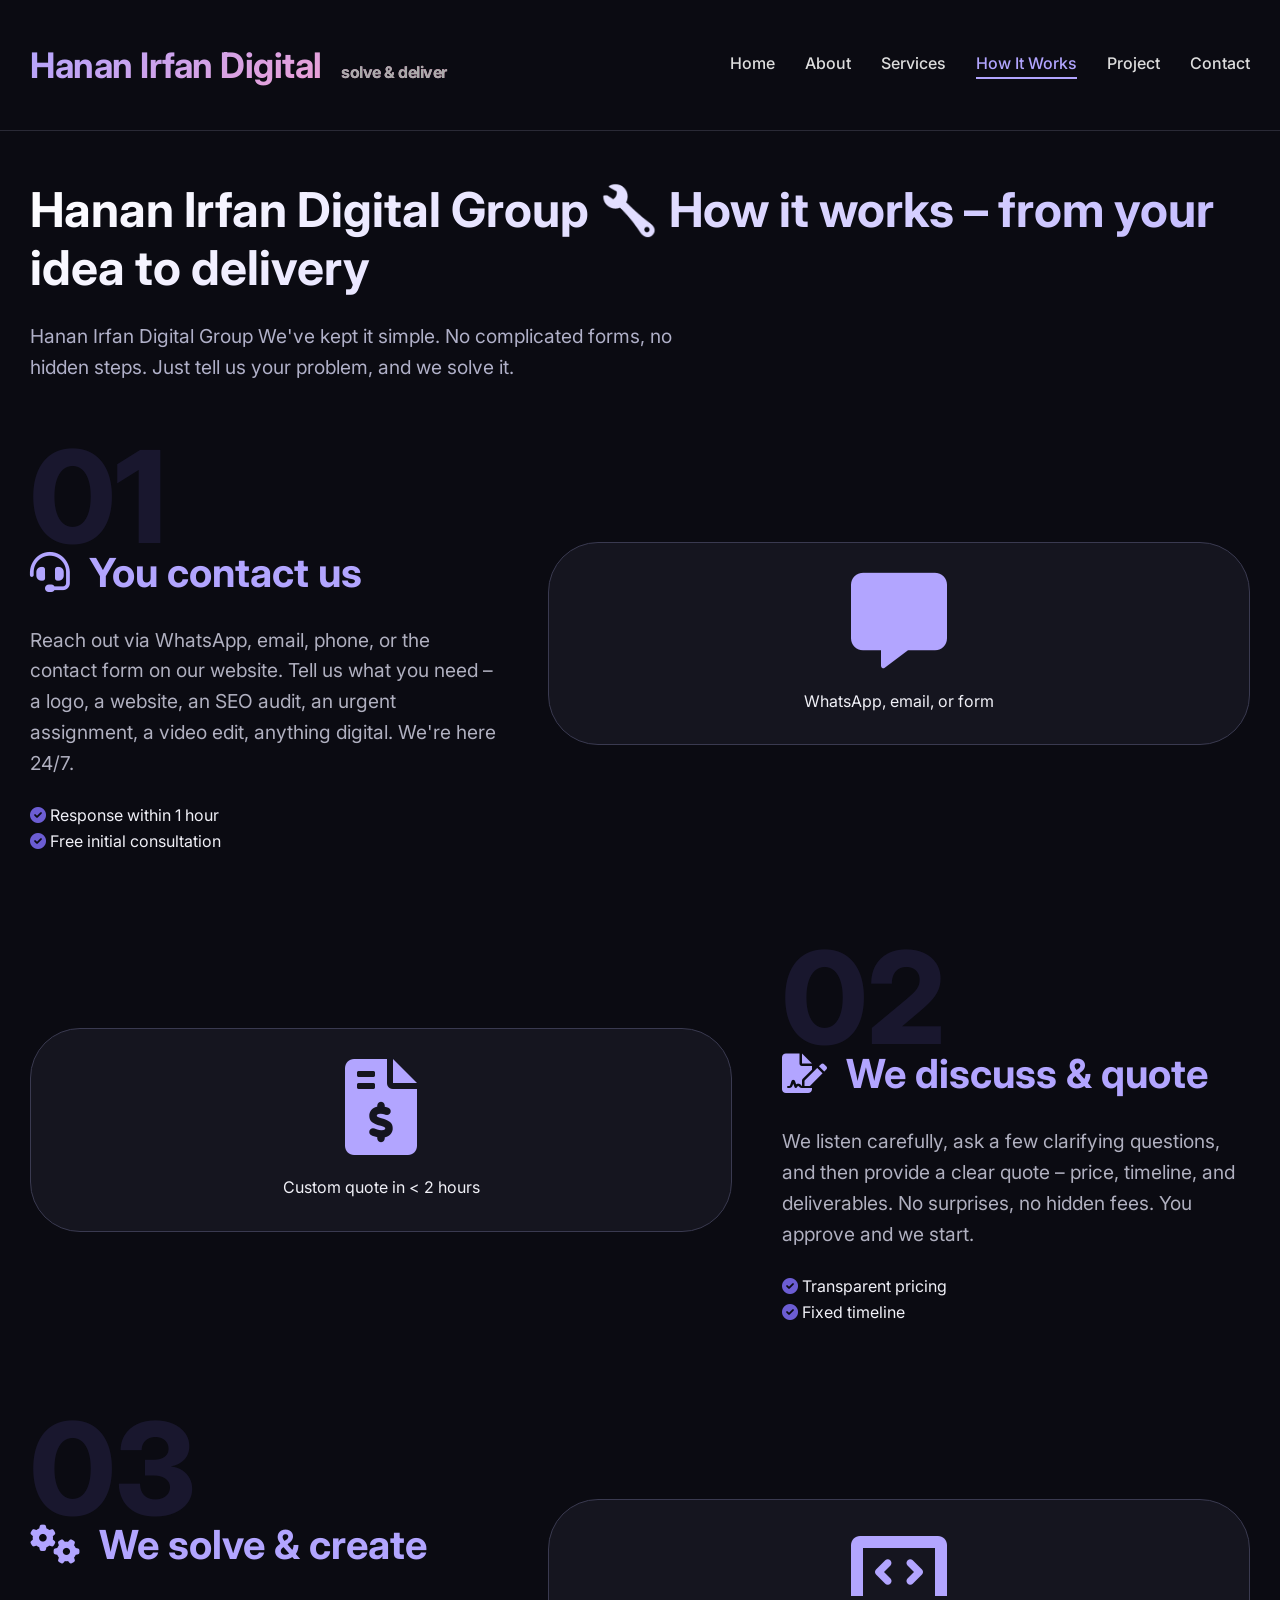
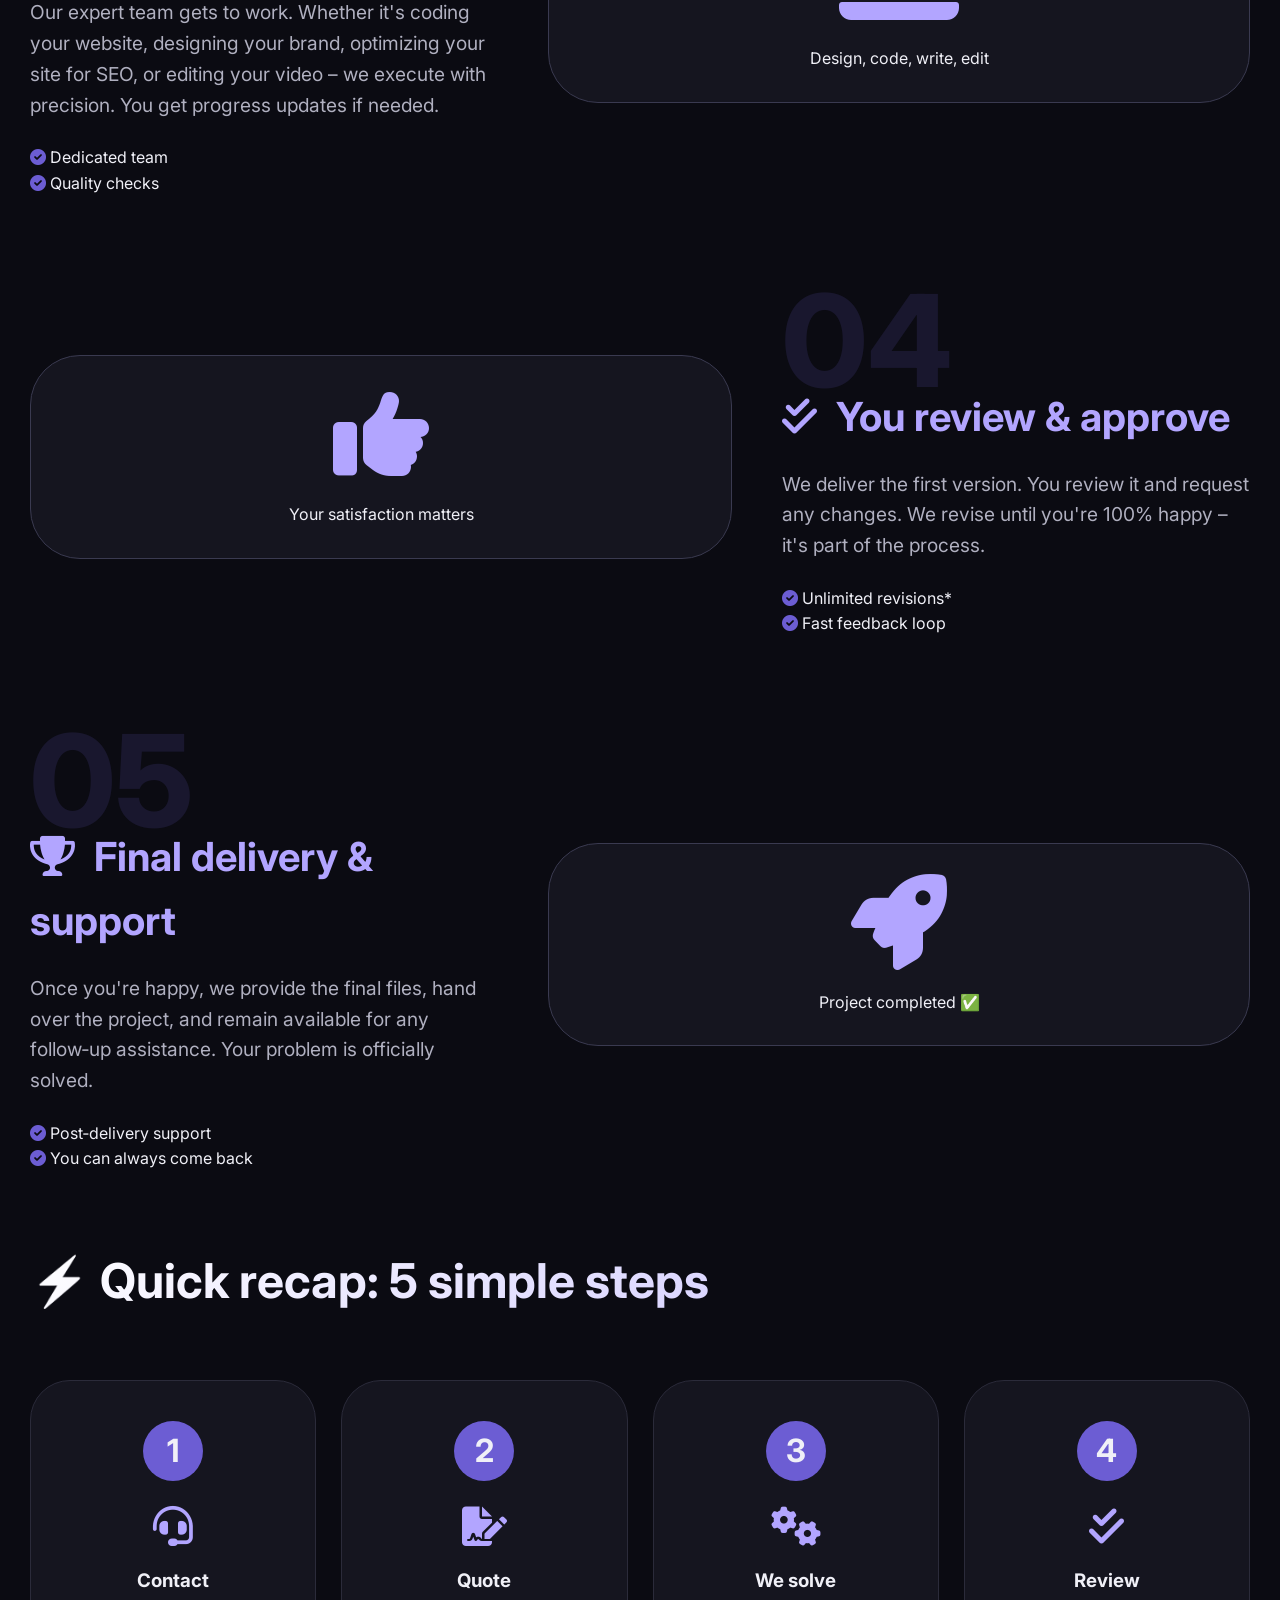
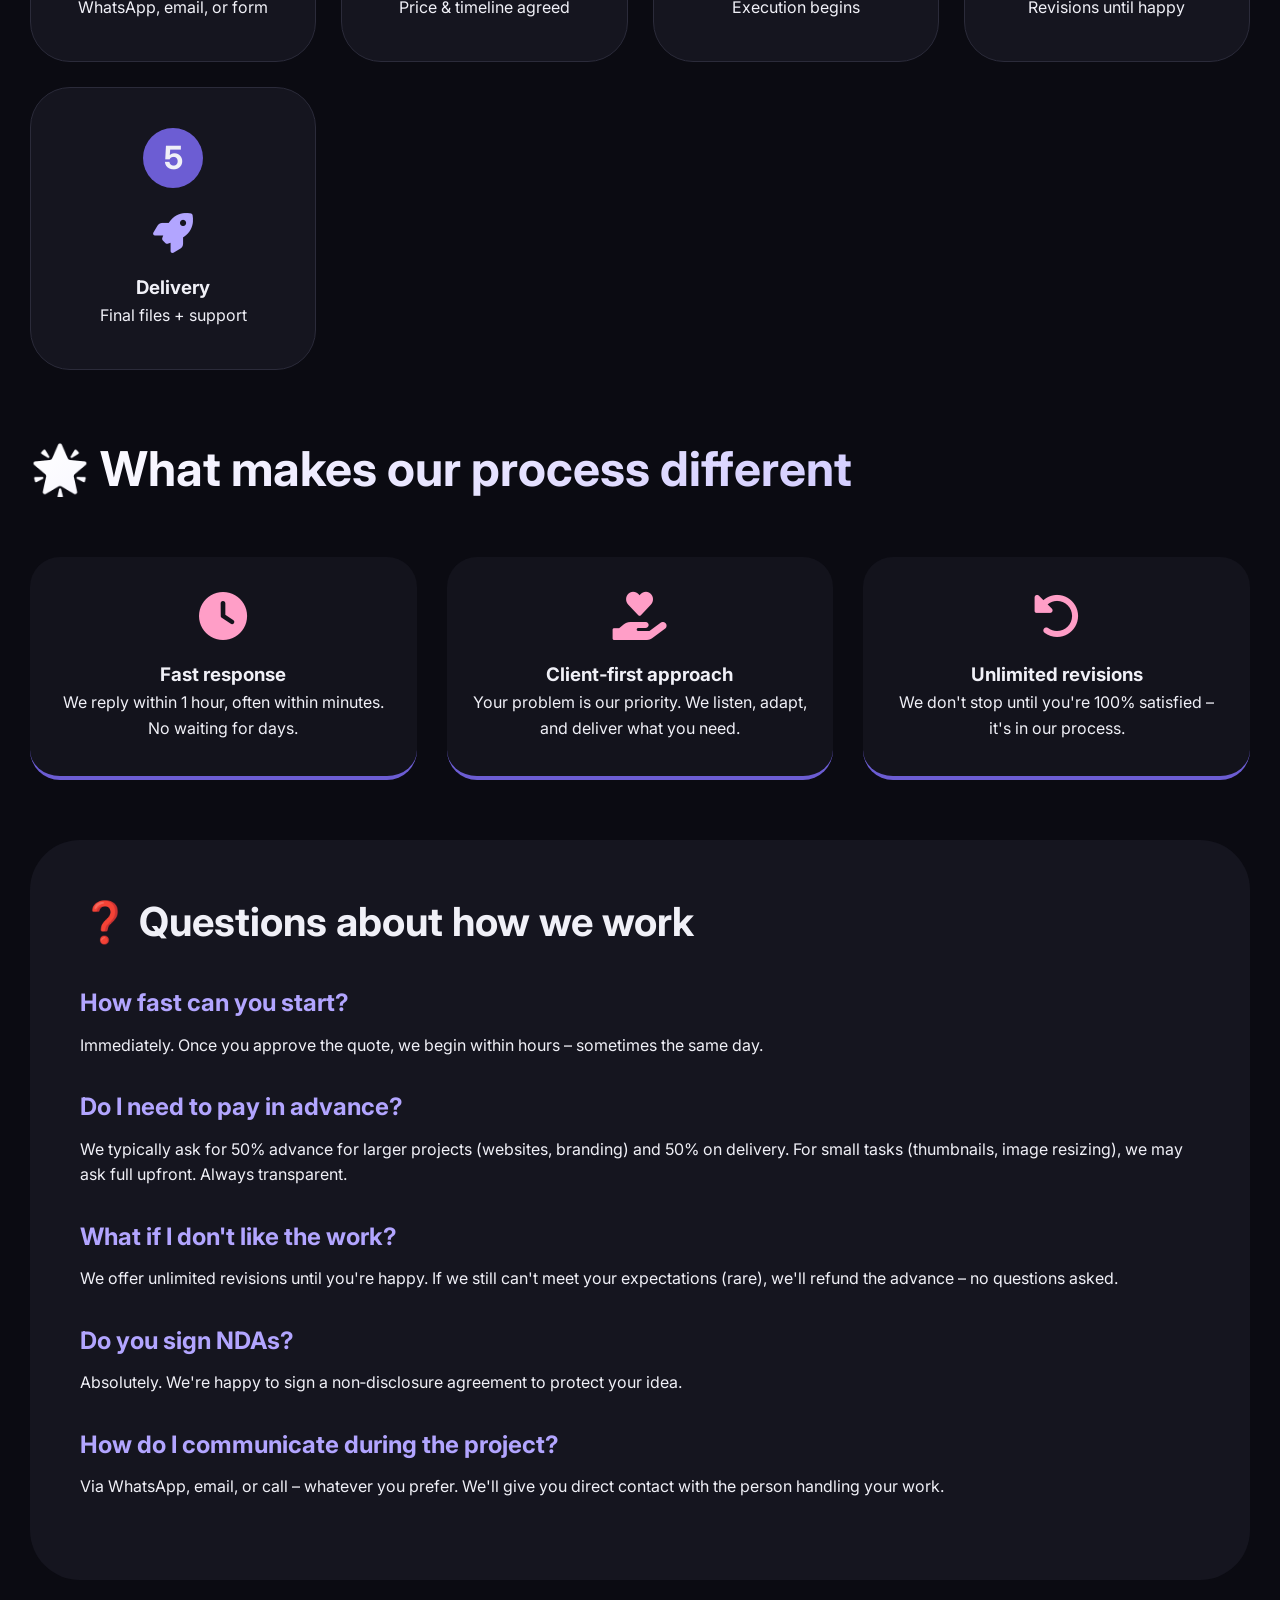
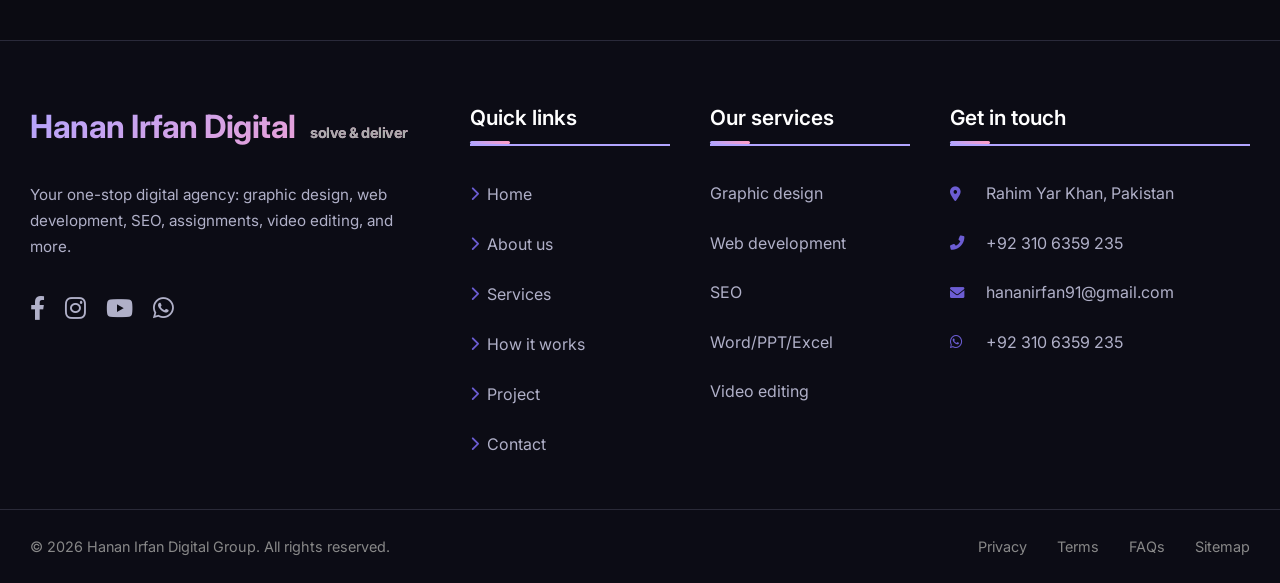
<file: howitworks.html>
<!DOCTYPE html>
<html lang="en">
<head>
  <meta charset="UTF-8">
  <meta name="viewport" content="width=device-width, initial-scale=1.0">
  <title>How It Works – Hanan Irfan Digital Group | Simple Process, Fast Delivery</title>
  <!-- Font Awesome 6 -->
  <link rel="stylesheet" href="https://cdnjs.cloudflare.com/ajax/libs/font-awesome/6.0.0-beta3/css/all.min.css">
  <!-- Google Fonts: Inter -->
  <link href="https://fonts.googleapis.com/css2?family=Inter:opsz,wght@14..32,300;14..32,400;14..32,500;14..32,600;14..32,700;14..32,800&display=swap" rel="stylesheet">
  <!-- AOS (animate on scroll) -->
  <link href="https://unpkg.com/aos@2.3.1/dist/aos.css" rel="stylesheet">
    <!-- OPEN GRAPH / SOCIAL -->
  <meta property="og:site_name" content="Hanan Irfan Digital Group">
  <meta property="og:title" content="Hanan Irfan Digital Group – We Solve & Deliver">
  <meta property="og:description" content="Your one-stop digital agency: Graphic design, Web development, SEO, Video editing, Content writing, Assignments. We solve any digital problem and deliver quality work.">
  <meta property="og:url" content="https://hidigitalgroup.vercel.app">
  <meta property="og:type" content="website">
  <meta property="og:image" content="https://hidigitalgroup.vercel.app/og-image.png">
  <meta property="og:image:width" content="1200">
  <meta property="og:image:height" content="630">
  <meta property="og:image:alt" content="Hanan Irfan Digital Group – Digital Agency">
  <meta property="og:locale" content="en_US">
  <meta property="og:image:secure_url" content="https://hidigitalgroup.vercel.app/og-image.png">

  <meta name="twitter:card" content="summary_large_image">
  <meta name="twitter:site" content="@HananIrfan">
  <meta name="twitter:creator" content="@HananIrfan">
  <meta name="twitter:title" content="Hanan Irfan Digital Group – We Solve & Deliver">
  <meta name="twitter:description" content="Graphic design, Web development, SEO, Video editing, Content writing, Assignments – we solve and deliver.">
  <meta name="twitter:image" content="https://hidigitalgroup.vercel.app/twitter-card.png">
  <meta name="twitter:image:alt" content="Hanan Irfan Digital Group">
   <!-- HREFLANG - FIXED: Only one set -->
  <link rel="alternate" href="https://hidigitalgroup.vercel.app/howitworks.html" hreflang="en" />
  <link rel="alternate" href="https://hidigitalgroup.vercel.app/howitworks.html" hreflang="x-default" />
 <!-- CANONICAL URL -->
  <link rel="canonical" href="https://hidigitalgroup.vercel.app/howitworks.html">
  <!-- in the <head> section of EVERY page -->
    <meta property="og:title" content="How It Works – Hanan Irfan Digital Group">
<meta property="og:description" content="Simple 5-step process: Contact us, Get quote, We solve, You review, Final delivery. Transparent, fast, and reliable.">
<meta property="og:url" content="https://hidigitalgroup.vercel.app/howitworks.html">
<meta name="twitter:title" content="How It Works – Hanan Irfan Digital Group">
<meta name="twitter:description" content="Simple 5-step process: Contact us, Get quote, We solve, You review, Final delivery. Transparent, fast, and reliable.">
<link rel="stylesheet" href="css/style.css">
  <style>
    * {
      margin: 0;
      padding: 0;
      box-sizing: border-box;
    }
    body {
      font-family: 'Inter', sans-serif;
      background: #0b0b12;
      color: #f0f0f7;
      line-height: 1.6;
      overflow-x: hidden;
    }
    .container {
      max-width: 1280px;
      margin: 0 auto;
      padding: 0 30px;
    }
    /* header (consistent) */
    .site-header {
      padding: 25px 0;
      border-bottom: 1px solid #2a2a36;
      background: #0b0b12;
    }
    .logo {
      font-size: 2.2rem;
      font-weight: 700;
      background: linear-gradient(145deg, #b2a5ff, #ff9ec7);
      -webkit-background-clip: text;
      -webkit-text-fill-color: transparent;
      letter-spacing: -0.5px;
    }
    .logo span {
      font-size: 1rem;
      color: #aaa;
      margin-left: 12px;
      background: none;
      -webkit-text-fill-color: #aaa;
    }
    .btn {
      display: inline-block;
      background: #2b2b3a;
      border: 1px solid #4a4a60;
      padding: 14px 36px;
      border-radius: 60px;
      font-weight: 600;
      text-decoration: none;
      color: white;
      transition: all 0.3s;
      border: none;
      cursor: pointer;
      font-size: 1rem;
    }
    .btn-primary {
      background: #6c5dd3;
      border-color: #9b8cff;
      box-shadow: 0 8px 24px rgba(108, 93, 211, 0.3);
    }
    .btn-primary:hover {
      background: #5849b8;
      transform: translateY(-5px);
      box-shadow: 0 16px 32px rgba(108, 93, 211, 0.5);
    }
    .btn-outline {
      background: transparent;
      border: 2px solid #6c5dd3;
    }
    .btn-outline:hover {
      background: #6c5dd3;
      transform: translateY(-5px);
    }
    .section-title {
      font-size: 3rem;
      font-weight: 700;
      margin: 50px 0 25px;
      background: linear-gradient(145deg, #ffffff, #c0b7ff);
      -webkit-background-clip: text;
      -webkit-text-fill-color: transparent;
      line-height: 1.2;
    }
    .section-sub {
      color: #b0b0c8;
      font-size: 1.2rem;
      max-width: 700px;
      margin-bottom: 50px;
    }

    /* ===== HOW IT WORKS STEPS ===== */
    .steps-timeline {
      margin: 60px 100 80px;
      position: relative;
    }
    .step-item {
      display: grid;
      grid-template-columns: 0.8fr 1.2fr;
      gap: 50px;
      margin-bottom: 80px;
      align-items: center;
    }
    .step-item.reverse {
      direction: rtl;
    }
    .step-item.reverse .step-text {
      direction: ltr;
    }
    .step-number {
      font-size: 8rem;
      font-weight: 800;
      color: rgba(108, 93, 211, 0.15);
      line-height: 1;
      margin-bottom: -20px;
    }
    .step-text h2 {
      font-size: 2.5rem;
      margin-bottom: 20px;
      color: #b2a5ff;
    }
    .step-text p {
      font-size: 1.2rem;
      color: #b0b0c0;
      margin-bottom: 25px;
    }
    .step-image {
      background: #15151f;
      border-radius: 50px;
      padding: 30px;
      border: 1px solid #3a3a50;
      text-align: center;
    }
    .step-image i {
      font-size: 6rem;
      color: #b2a5ff;
    }

    /* alternate vertical steps for mobile */
    @media (max-width: 900px) {
      .step-item, .step-item.reverse {
        grid-template-columns: 1fr;
        direction: ltr;
        gap: 20px;
      }
      .step-number { font-size: 5rem; }
    }

    /* process boxes (alternative visual) */
    .process-grid {
      display: grid;
      grid-template-columns: repeat(4, 1fr);
      gap: 25px;
      margin: 70px 0;
    }
    .process-card {
      background: #15151f;
      border-radius: 40px;
      padding: 40px 20px;
      text-align: center;
      border: 1px solid #2b2b3a;
      transition: 0.3s;
    }
    .process-card:hover {
      transform: translateY(-10px);
      border-color: #8a76ff;
    }
    .process-card .step-num {
      width: 60px;
      height: 60px;
      background: #6c5dd3;
      border-radius: 50%;
      display: flex;
      align-items: center;
      justify-content: center;
      font-size: 2rem;
      font-weight: 700;
      margin: 0 auto 25px;
    }
    .process-card i {
      font-size: 2.5rem;
      color: #b2a5ff;
      margin-bottom: 20px;
    }

    /* timeline line (desktop) */
    .timeline-line {
      display: none;
    }

    /* features / guarantees */
    .features-grid {
      display: grid;
      grid-template-columns: repeat(3, 1fr);
      gap: 30px;
      margin: 60px 0;
    }
    .feature-card {
      background: #13131c;
      border-radius: 30px;
      padding: 35px 25px;
      text-align: center;
      border-bottom: 4px solid #6c5dd3;
    }
    .feature-card i {
      font-size: 3rem;
      color: #ff9ec7;
      margin-bottom: 20px;
    }

    /* FAQ mini */
    .faq-mini {
      background: #15151f;
      border-radius: 50px;
      padding: 50px;
      margin: 50px 0;
    }
    .faq-item {
      margin-bottom: 30px;
    }
    .faq-item h4 {
      font-size: 1.5rem;
      color: #b2a5ff;
      margin-bottom: 10px;
    }

    /* cta banner */
    .cta-banner {
      background: linear-gradient(145deg, #1b1b2a, #0d0d16);
      border-radius: 70px;
      padding: 70px 40px;
      text-align: center;
      margin: 60px 0 40px;
      border: 1px solid #4b4b6a;
    }
    .footer {
      border-top: 1px solid #2a2a38;
      padding: 40px 0;
      text-align: center;
      color: #888;
    }

    @media (max-width: 800px) {
      .process-grid, .features-grid {
        grid-template-columns: 1fr;
      }
    }
     /* ===== PROFESSIONAL FOOTER STYLES (copy this to all pages) ===== */
    .site-footer {
      background: #0c0c15;
      border-top: 1px solid #2a2a3a;
      color: #e0e0f0;
      font-family: 'Inter', sans-serif;
    }
    .footer-main {
      max-width: 1280px;
      margin: 0 auto;
      padding: 60px 30px 40px;
      display: grid;
      grid-template-columns: 2fr 1fr 1fr 1.5fr;
      gap: 40px;
    }
    /* footer columns */
    .footer-col {
      display: flex;
      flex-direction: column;
      gap: 20px;
    }
    .footer-logo {
      font-size: 2rem;
      font-weight: 700;
      background: linear-gradient(145deg, #b2a5ff, #ff9ec7);
      -webkit-background-clip: text;
      -webkit-text-fill-color: transparent;
      letter-spacing: -0.5px;
      margin-bottom: 10px;
    }
    .footer-logo span {
      font-size: 0.9rem;
      color: #aaa;
      margin-left: 8px;
      background: none;
      -webkit-text-fill-color: #aaa;
    }
    .footer-about {
      color: #b0b0c8;
      line-height: 1.7;
      font-size: 0.95rem;
    }
    .footer-social {
      display: flex;
      gap: 20px;
      margin-top: 10px;
    }
    .footer-social a {
      color: #b0b0c8;
      font-size: 1.5rem;
      transition: 0.3s;
    }
    .footer-social a:hover {
      color: #b2a5ff;
      transform: translateY(-5px);
    }
    .footer-col h4 {
      font-size: 1.3rem;
      font-weight: 600;
      margin-bottom: 15px;
      color: #ffffff;
      position: relative;
      padding-bottom: 10px;
    }
    .footer-col h4::after {
      content: '';
      position: absolute;
      bottom: 0;
      left: 0;
      width: 40px;
      height: 3px;
      background: linear-gradient(90deg, #b2a5ff, #ff9ec7);
      border-radius: 3px;
    }
    .footer-col ul {
      list-style: none;
      display: flex;
      flex-direction: column;
      gap: 12px;
    }
    .footer-col ul li a {
      color: #b0b0c8;
      text-decoration: none;
      transition: 0.3s;
      display: inline-flex;
      align-items: center;
      gap: 8px;
    }
    .footer-col ul li a:hover {
      color: #b2a5ff;
      transform: translateX(5px);
    }
    .footer-col ul li i {
      color: #6c5dd3;
      font-size: 0.9rem;
    }
    .contact-info li {
      display: flex;
      align-items: center;
      gap: 12px;
      color: #b0b0c8;
      margin-bottom: 15px;
    }
    .contact-info li i {
      width: 24px;
      color: #b2a5ff;
      font-size: 1.2rem;
    }
    .newsletter {
      margin-top: 10px;
    }
    .newsletter p {
      color: #b0b0c8;
      margin-bottom: 15px;
      font-size: 0.95rem;
    }
    .newsletter-form {
      display: flex;
      flex-direction: column;
      gap: 10px;
    }
    .newsletter-form input {
      padding: 14px 18px;
      background: #20202b;
      border: 1px solid #3a3a4a;
      border-radius: 50px;
      color: white;
      font-family: 'Inter', sans-serif;
      outline: none;
    }
    .newsletter-form input:focus {
      border-color: #6c5dd3;
    }
    .newsletter-form button {
      padding: 14px 18px;
      background: #6c5dd3;
      border: none;
      border-radius: 50px;
      color: white;
      font-weight: 600;
      cursor: pointer;
      transition: 0.3s;
    }
    .newsletter-form button:hover {
      background: #5849b8;
      transform: translateY(-3px);
    }
    /* footer bottom */
    .footer-bottom {
      max-width: 1280px;
      margin: 0 auto;
      padding: 25px 30px;
      border-top: 1px solid #2a2a38;
      display: flex;
      flex-wrap: wrap;
      justify-content: space-between;
      align-items: center;
      color: #888;
      font-size: 0.9rem;
    }
    .footer-bottom-links {
      display: flex;
      gap: 30px;
    }
    .footer-bottom-links a {
      color: #888;
      text-decoration: none;
      transition: 0.3s;
    }
    .footer-bottom-links a:hover {
      color: #b2a5ff;
    }
    .payment-methods i {
      font-size: 1.8rem;
      margin-left: 15px;
      color: #b0b0c8;
    }
    /* responsive */
    @media (max-width: 1000px) {
      .footer-main {
        grid-template-columns: 1fr 1fr;
        gap: 40px 30px;
      }
    }
    @media (max-width: 700px) {
      .footer-main {
        grid-template-columns: 1fr;
      }
      .footer-bottom {
        flex-direction: column;
        gap: 15px;
        text-align: center;
      }
      .footer-bottom-links {
        flex-wrap: wrap;
        justify-content: center;
      }
    }
  </style>
    <!-- OR for PNG file -->
    <link rel="icon" type="image/png" href="favicon.ico.png">
 
  
</head>
<body>
 <!-- ===== SHARED HEADER - PASTE ON ALL PAGES ===== -->
<header class="site-header">
  <div class="container">
    <div class="header-inner">
      <div class="logo">Hanan Irfan Digital <span>solve & deliver</span></div>
      
      <!-- desktop navigation -->
      <nav class="desktop-nav">
        <a href="index.html" class="nav-link">Home</a>
        <a href="aboutuspge.html" class="nav-link">About</a>
        <a href="service.html" class="nav-link">Services</a>
        <a href="howitworks.html" class="nav-link">How It Works</a>
        <a href="projects.html" class="nav-link">Project</a>
        <a href="contact.html" class="nav-link">Contact</a>
      </nav>

      <!-- mobile hamburger -->
      <div class="hamburger" onclick="toggleMenu()">
        <i class="fas fa-bars"></i>
      </div>
    </div>

    <!-- mobile navigation (hidden by default) -->
    <div class="mobile-nav" id="mobileNav">
   <a href="index.htm" class="nav-link">Home</a>
        <a href="aboutuspge.html" class="nav-link">About</a>
        <a href="service.html" class="nav-link">Services</a>
        <a href="howitworks.html" class="nav-link">How It Works</a>
        <a href="projects.html" class="nav-link">Project</a>
        <a href="contact.html" class="nav-link">Contact</a>
    </div>
  </div>
</header>

  <!-- page title -->
  <section class="container">
    <h1 class="section-title" data-aos="zoom-in">Hanan Irfan Digital Group 🔧 How it works – from your idea to delivery</h1>
    <p class="section-sub" data-aos="fade-up">Hanan Irfan Digital Group We've kept it simple. No complicated forms, no hidden steps. Just tell us your problem, and we solve it.</p>
  </section>

  <!-- ===== MAIN STEPS VISUAL (timeline style) ===== -->
  <section class="container steps-timeline">
    
    <!-- STEP 1 -->
    <div class="step-item" data-aos="fade-right">
      <div class="step-text">
        <div class="step-number">01</div>
        <h2><i class="fas fa-headset" style="color:#b2a5ff; margin-right:10px;"></i> You contact us</h2>
        <p>Reach out via WhatsApp, email, phone, or the contact form on our website. Tell us what you need – a logo, a website, an SEO audit, an urgent assignment, a video edit, anything digital. We're here 24/7.</p>
        <ul style="list-style:none; margin-top:20px;">
          <li><i class="fas fa-check-circle" style="color:#6c5dd3;"></i> Response within 1 hour</li>
          <li><i class="fas fa-check-circle" style="color:#6c5dd3;"></i> Free initial consultation</li>
        </ul>
      </div>
      <div class="step-image floating">
        <i class="fas fa-message"></i>
        <p style="margin-top:20px;">WhatsApp, email, or form</p>
      </div>
    </div>

    <!-- STEP 2 -->
    <div class="step-item reverse" data-aos="fade-left">
      <div class="step-text">
        <div class="step-number">02</div>
        <h2><i class="fas fa-file-signature" style="color:#b2a5ff; margin-right:10px;"></i> We discuss & quote</h2>
        <p>We listen carefully, ask a few clarifying questions, and then provide a clear quote – price, timeline, and deliverables. No surprises, no hidden fees. You approve and we start.</p>
        <ul style="list-style:none; margin-top:20px;">
          <li><i class="fas fa-check-circle" style="color:#6c5dd3;"></i> Transparent pricing</li>
          <li><i class="fas fa-check-circle" style="color:#6c5dd3;"></i> Fixed timeline</li>
        </ul>
      </div>
      <div class="step-image floating">
        <i class="fas fa-file-invoice-dollar"></i>
        <p style="margin-top:20px;">Custom quote in < 2 hours</p>
      </div>
    </div>

    <!-- STEP 3 -->
    <div class="step-item" data-aos="fade-right">
      <div class="step-text">
        <div class="step-number">03</div>
        <h2><i class="fas fa-gears" style="color:#b2a5ff; margin-right:10px;"></i> We solve & create</h2>
        <p>Our expert team gets to work. Whether it's coding your website, designing your brand, optimizing your site for SEO, or editing your video – we execute with precision. You get progress updates if needed.</p>
        <ul style="list-style:none; margin-top:20px;">
          <li><i class="fas fa-check-circle" style="color:#6c5dd3;"></i> Dedicated team</li>
          <li><i class="fas fa-check-circle" style="color:#6c5dd3;"></i> Quality checks</li>
        </ul>
      </div>
      <div class="step-image floating">
        <i class="fas fa-laptop-code"></i>
        <p style="margin-top:20px;">Design, code, write, edit</p>
      </div>
    </div>

    <!-- STEP 4 -->
    <div class="step-item reverse" data-aos="fade-left">
      <div class="step-text">
        <div class="step-number">04</div>
        <h2><i class="fas fa-check-double" style="color:#b2a5ff; margin-right:10px;"></i> You review & approve</h2>
        <p>We deliver the first version. You review it and request any changes. We revise until you're 100% happy – it's part of the process.</p>
        <ul style="list-style:none; margin-top:20px;">
          <li><i class="fas fa-check-circle" style="color:#6c5dd3;"></i> Unlimited revisions*</li>
          <li><i class="fas fa-check-circle" style="color:#6c5dd3;"></i> Fast feedback loop</li>
        </ul>
      </div>
      <div class="step-image floating">
        <i class="fas fa-thumbs-up"></i>
        <p style="margin-top:20px;">Your satisfaction matters</p>
      </div>
    </div>

    <!-- STEP 5 -->
    <div class="step-item" data-aos="fade-right">
      <div class="step-text">
        <div class="step-number">05</div>
        <h2><i class="fas fa-trophy" style="color:#b2a5ff; margin-right:10px;"></i> Final delivery & support</h2>
        <p>Once you're happy, we provide the final files, hand over the project, and remain available for any follow‑up assistance. Your problem is officially solved.</p>
        <ul style="list-style:none; margin-top:20px;">
          <li><i class="fas fa-check-circle" style="color:#6c5dd3;"></i> Post‑delivery support</li>
          <li><i class="fas fa-check-circle" style="color:#6c5dd3;"></i> You can always come back</li>
        </ul>
      </div>
      <div class="step-image floating">
        <i class="fas fa-rocket"></i>
        <p style="margin-top:20px;">Project completed ✅</p>
      </div>
    </div>
  </section>

  <!-- ===== ALTERNATIVE QUICK PROCESS GRID (for skimmers) ===== -->
  <section class="container">
    <h2 class="section-title" data-aos="zoom-in">⚡ Quick recap: 5 simple steps</h2>
    <div class="process-grid">
      <div class="process-card" data-aos="fade-up">
        <div class="step-num">1</div>
        <i class="fas fa-headset"></i>
        <h3>Contact</h3>
        <p>WhatsApp, email, or form</p>
      </div>
      <div class="process-card" data-aos="fade-up" data-aos-delay="100">
        <div class="step-num">2</div>
        <i class="fas fa-file-signature"></i>
        <h3>Quote</h3>
        <p>Price & timeline agreed</p>
      </div>
      <div class="process-card" data-aos="fade-up" data-aos-delay="200">
        <div class="step-num">3</div>
        <i class="fas fa-gears"></i>
        <h3>We solve</h3>
        <p>Execution begins</p>
      </div>
      <div class="process-card" data-aos="fade-up" data-aos-delay="300">
        <div class="step-num">4</div>
        <i class="fas fa-check-double"></i>
        <h3>Review</h3>
        <p>Revisions until happy</p>
      </div>
      <div class="process-card" data-aos="fade-up" data-aos-delay="400">
        <div class="step-num">5</div>
        <i class="fas fa-rocket"></i>
        <h3>Delivery</h3>
        <p>Final files + support</p>
      </div>
    </div>
  </section>

  <!-- ===== WHY OUR PROCESS WORKS (features) ===== -->
  <section class="container">
    <h2 class="section-title" data-aos="zoom-in">🌟 What makes our process different</h2>
    <div class="features-grid">
      <div class="feature-card" data-aos="fade-up">
        <i class="fas fa-clock"></i>
        <h3>Fast response</h3>
        <p>We reply within 1 hour, often within minutes. No waiting for days.</p>
      </div>
      <div class="feature-card" data-aos="fade-up" data-aos-delay="100">
        <i class="fas fa-hand-holding-heart"></i>
        <h3>Client‑first approach</h3>
        <p>Your problem is our priority. We listen, adapt, and deliver what you need.</p>
      </div>
      <div class="feature-card" data-aos="fade-up" data-aos-delay="200">
        <i class="fas fa-rotate-left"></i>
        <h3>Unlimited revisions</h3>
        <p>We don't stop until you're 100% satisfied – it's in our process.</p>
      </div>
    </div>
  </section>

  <!-- ===== FREQUENT QUESTIONS about process ===== -->
  <section class="container">
    <div class="faq-mini" data-aos="zoom-in">
      <h2 style="font-size:2.5rem; margin-bottom:30px;">❓ Questions about how we work</h2>
      
      <div class="faq-item">
        <h4>How fast can you start?</h4>
        <p>Immediately. Once you approve the quote, we begin within hours – sometimes the same day.</p>
      </div>
      <div class="faq-item">
        <h4>Do I need to pay in advance?</h4>
        <p>We typically ask for 50% advance for larger projects (websites, branding) and 50% on delivery. For small tasks (thumbnails, image resizing), we may ask full upfront. Always transparent.</p>
      </div>
      <div class="faq-item">
        <h4>What if I don't like the work?</h4>
        <p>We offer unlimited revisions until you're happy. If we still can't meet your expectations (rare), we'll refund the advance – no questions asked.</p>
      </div>
      <div class="faq-item">
        <h4>Do you sign NDAs?</h4>
        <p>Absolutely. We're happy to sign a non‑disclosure agreement to protect your idea.</p>
      </div>
      <div class="faq-item">
        <h4>How do I communicate during the project?</h4>
        <p>Via WhatsApp, email, or call – whatever you prefer. We'll give you direct contact with the person handling your work.</p>
      </div>
    </div>
  </section>

  


<!-- ===== SHARED FOOTER - PASTE ON ALL PAGES ===== -->
<footer class="site-footer">
  <div class="footer-main">
    <!-- column 1: logo + about -->
    <div class="footer-col">
      <div class="footer-logo">Hanan Irfan Digital <span>solve & deliver</span></div>
      <p class="footer-about">
        Your one-stop digital agency: graphic design, web development, SEO, assignments, video editing, and more.
      </p>
      <div class="footer-social">
        <a href="https://facebook.com/HananIrfan001"><i class="fab fa-facebook-f"></i></a>
        <a href="https://instagram.com/tearswithhanan/"><i class="fab fa-instagram"></i></a>
        <a href="https://www.youtube.com/@ancientmystery-0"><i class="fab fa-youtube"></i></a>
        <a href="https://api.whatsapp.com/send/?phone=923106359235&text&type=phone_number&app_absent=0"><i class="fab fa-whatsapp"></i></a>
      </div>
    </div>

    <!-- column 2: quick links -->
    <div class="footer-col">
      <h4>Quick links</h4>
      <ul>
        <li><a href="index.html"><i class="fas fa-chevron-right"></i> Home</a></li>
        <li><a href="aboutuspge.html"><i class="fas fa-chevron-right"></i> About us</a></li>
        <li><a href="service.html"><i class="fas fa-chevron-right"></i> Services</a></li>
        <li><a href="howitworks.html"><i class="fas fa-chevron-right"></i> How it works</a></li>
        <li><a href="projects.html"><i class="fas fa-chevron-right"></i> Project</a></li>
        
        <li><a href="contact.html"><i class="fas fa-chevron-right"></i> Contact</a></li>
      </ul>
    </div>

    <!-- column 3: services -->
    <div class="footer-col">
      <h4>Our services</h4>
      <ul>
        <li><a href="service.html">Graphic design</a></li>
        <li><a href="service.html">Web development</a></li>
        <li><a href="service.html">SEO</a></li>
        <li><a href="service.html">Word/PPT/Excel</a></li>
        <li><a href="service.html">Video editing</a></li>
      </ul>
    </div>

    <!-- column 4: contact -->
    <div class="footer-col">
      <h4>Get in touch</h4>
      <ul class="contact-info">
        <li><i class="fas fa-map-marker-alt"></i> Rahim Yar Khan, Pakistan</li>
        <li><i class="fas fa-phone-alt"></i> +92 310 6359 235</li>
        <li><i class="fas fa-envelope"></i> hananirfan91@gmail.com</li>
        <li><i class="fab fa-whatsapp"></i> +92 310 6359 235</li>
      </ul>
    </div>
  </div>

  <div class="footer-bottom">
    <div class="copyright">
      © 2026 Hanan Irfan Digital Group. All rights reserved.
    </div>
    <div class="footer-bottom-links">
      <a href="privacy.html">Privacy</a>
      <a href="terms.html">Terms</a>
      <a href="faq.html">FAQs</a>
      <a href="sitemap.html">Sitemap</a>
    </div>
  </div>
</footer>

  <!-- AOS -->
  <script src="https://unpkg.com/aos@2.3.1/dist/aos.js"></script>
  <script>
    AOS.init({ duration: 800, once: true, offset: 120 });

    // smooth scroll for anchor links (if any)
    document.querySelectorAll('a[href^="#"]').forEach(anchor => {
      anchor.addEventListener('click', function(e) {
        e.preventDefault();
        const target = document.querySelector(this.getAttribute('href'));
        if(target) target.scrollIntoView({behavior:'smooth'});
      });
    });

    // floating animation class
    const floatingElements = document.querySelectorAll('.floating');
    floatingElements.forEach(el => {
      el.style.animation = 'float 4s ease-in-out infinite';
    });
    // add keyframes dynamically
    const style = document.createElement('style');
    style.innerHTML = `
      @keyframes float {
        0% { transform: translateY(0px); }
        50% { transform: translateY(-10px); }
        100% { transform: translateY(0px); }
      }
    `;
    document.head.appendChild(style);
       
    document.querySelector('.newsletter-form button')?.addEventListener('click', function() {
      alert('Newsletter subscription would be connected to your email service. Thanks!');
    });
  </script>
  <script type="application/ld+json">
{
  "@context": "https://schema.org",
  "@type": "LocalBusiness",
  "name": "Hanan Irfan Digital Group",
  "image": "https://hidigitalgroup.vercel.app/og-image.png",
  "address": {
    "@type": "PostalAddress",
    "streetAddress": "Abu Dhabi Road",
    "addressLocality": "Rahim Yar Khan",
    "addressRegion": "Punjab",
    "addressCountry": "PK"
  },
  "telephone": "+92 310 6359235",
  "openingHours": "Mo-Sa 09:00-23:00",
  "sameAs": [
    "https://facebook.com/HananIrfan001",
    "https://instagram.com/tearswithhanan/",
    "https://www.youtube.com/@ancientmystery-0"
  ]
}
</script>
  <script src="main.js"></script>
</body>
</html>
</file>
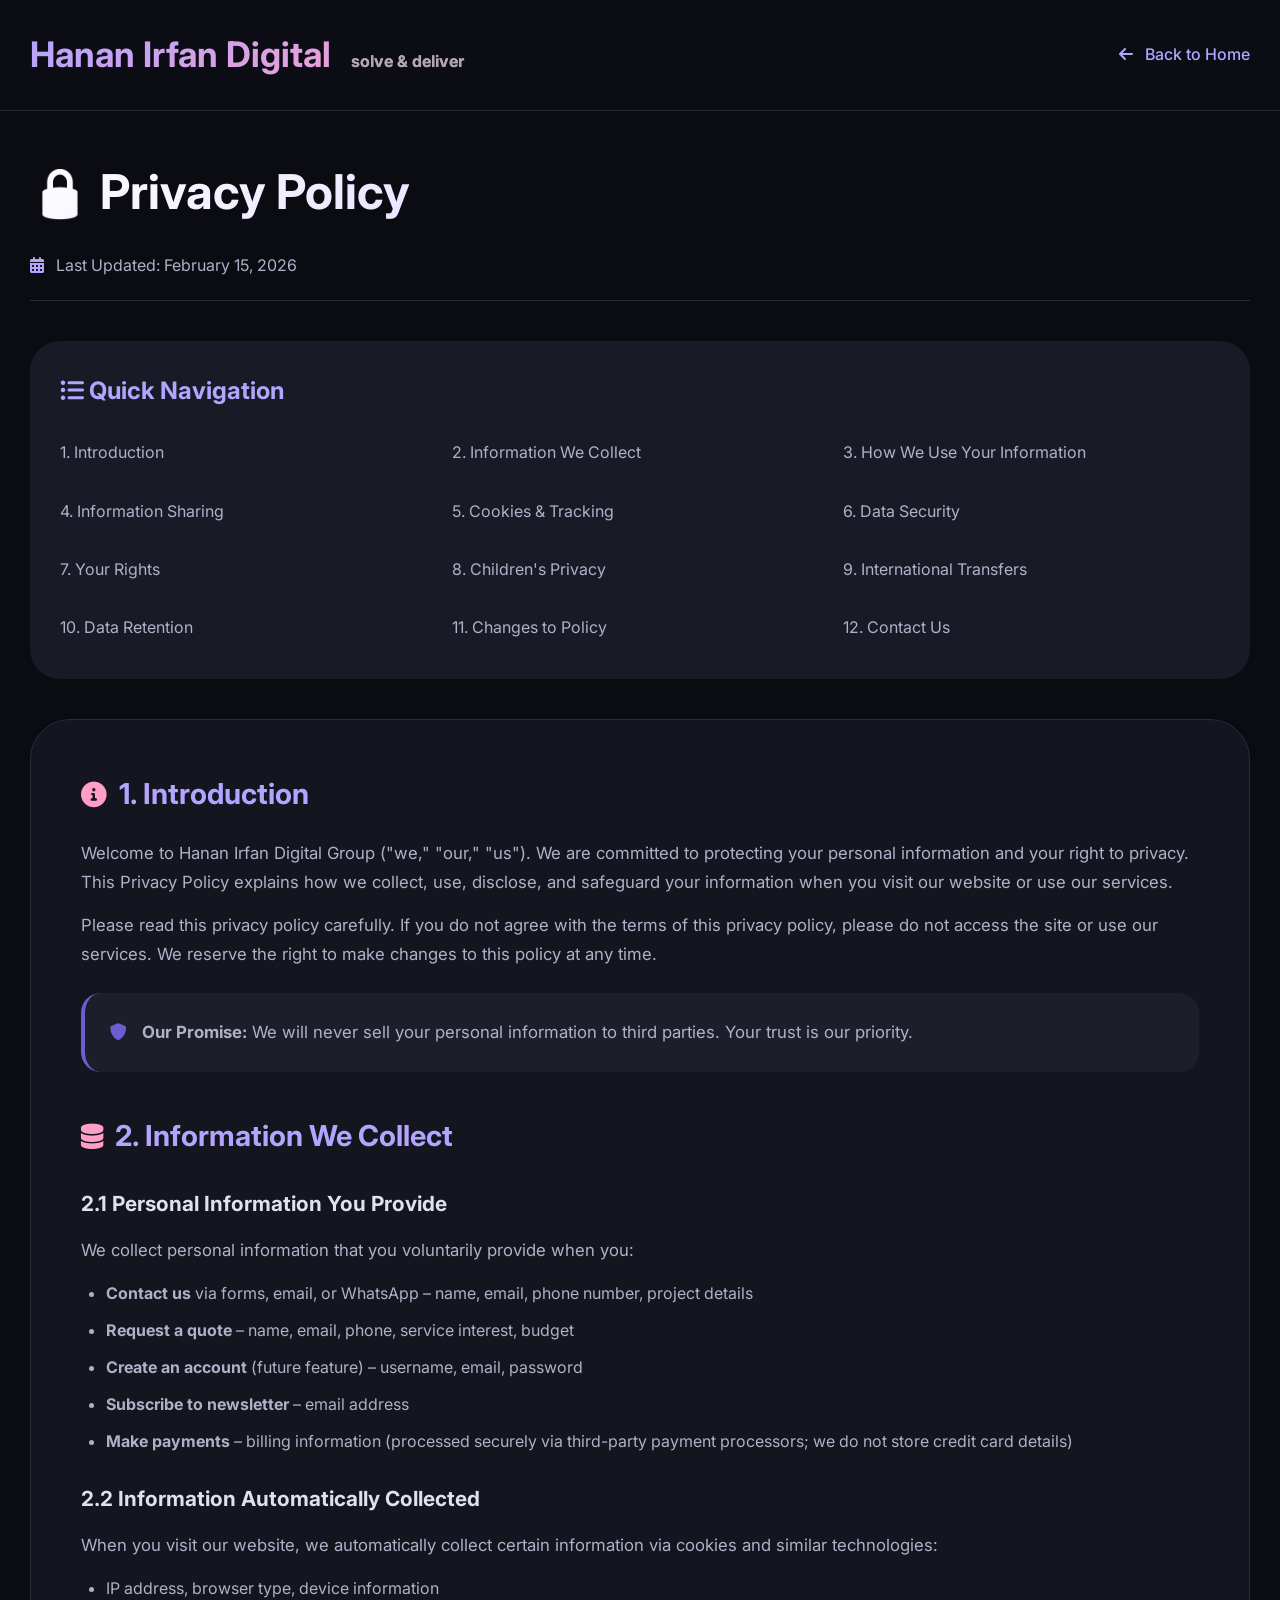
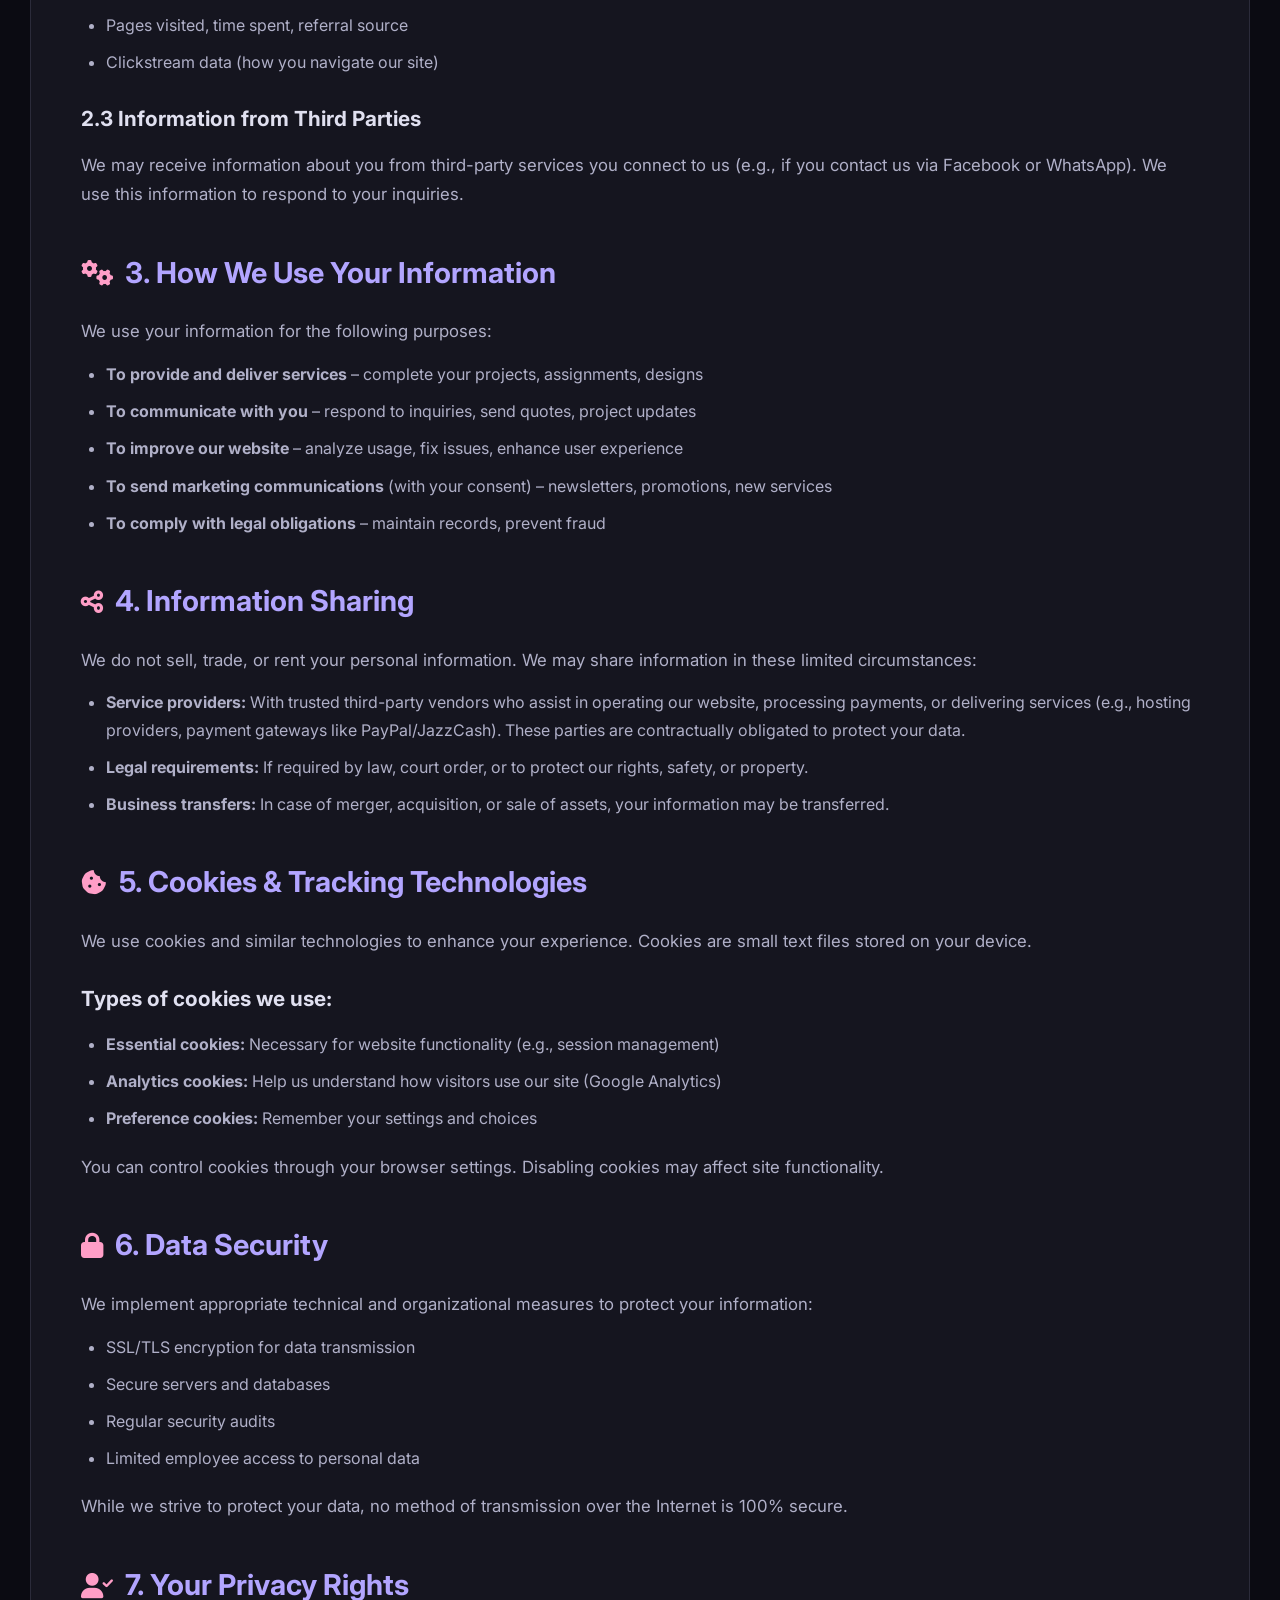
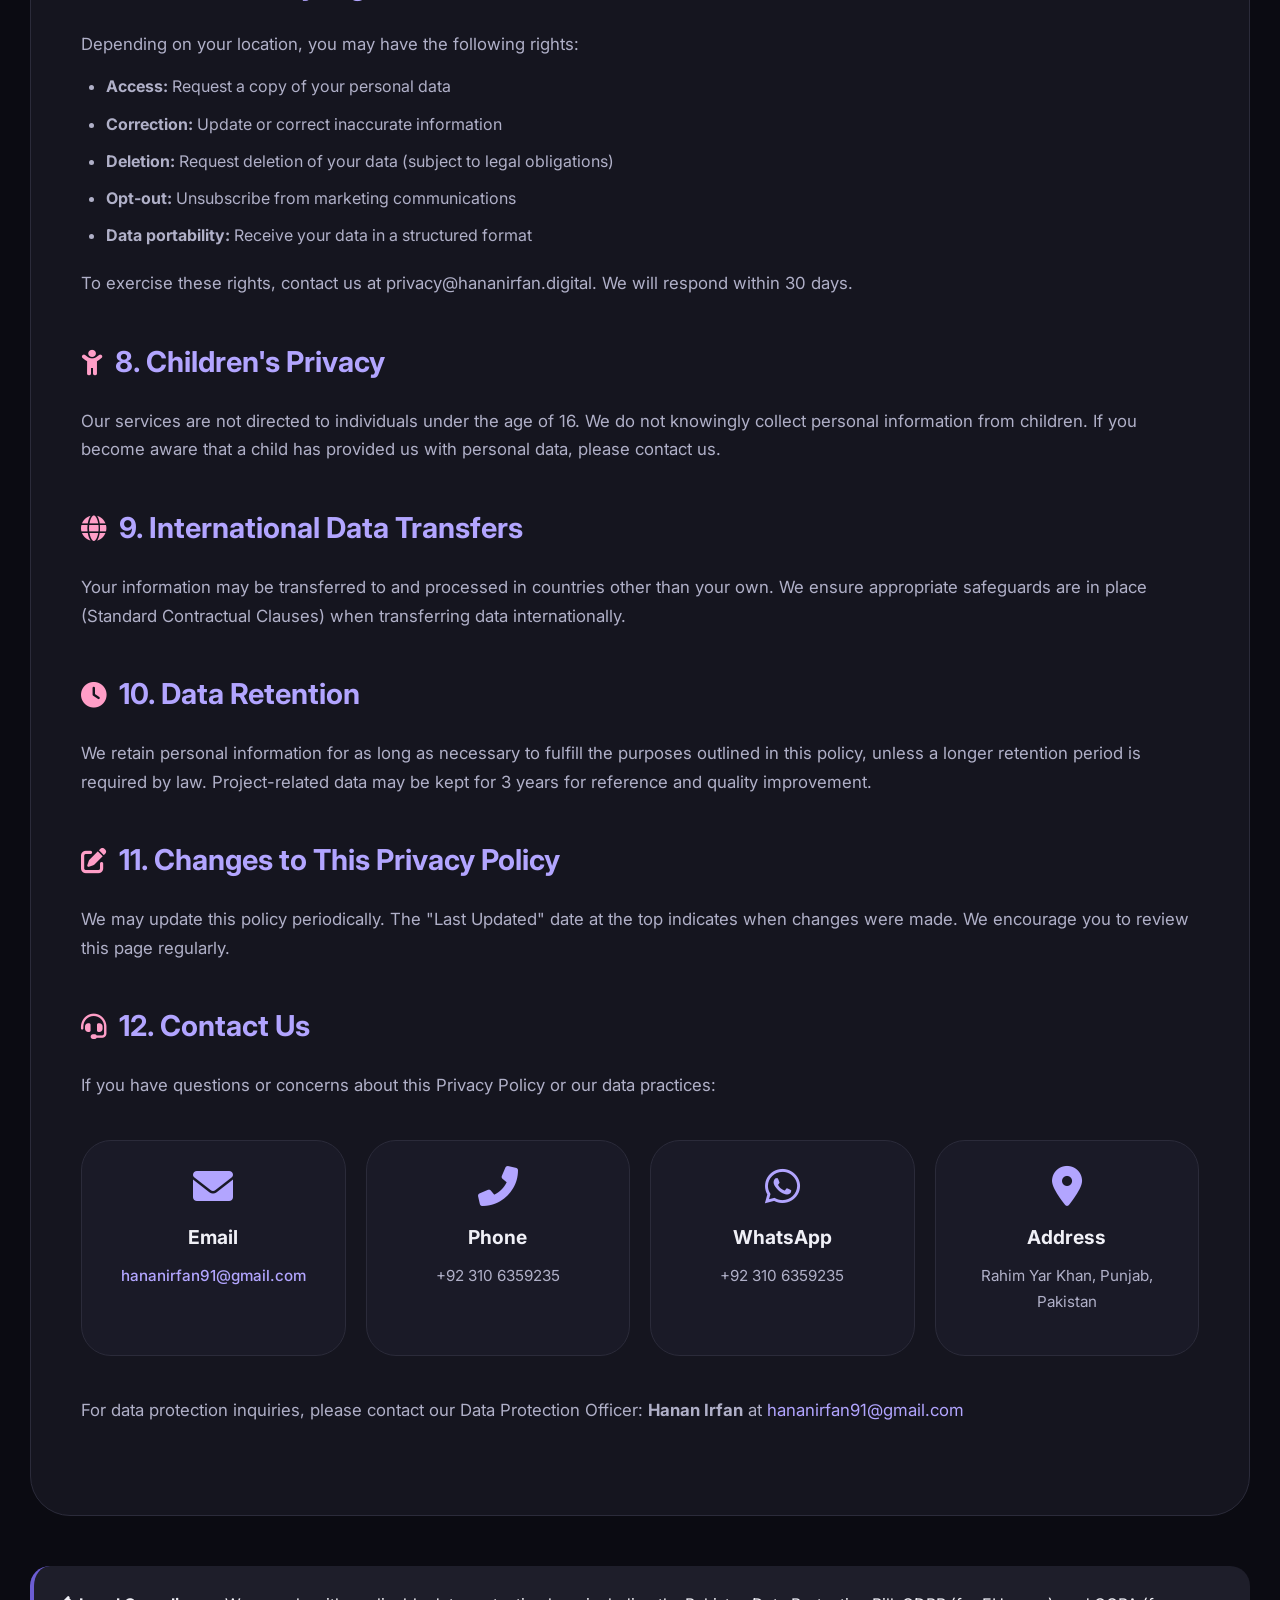
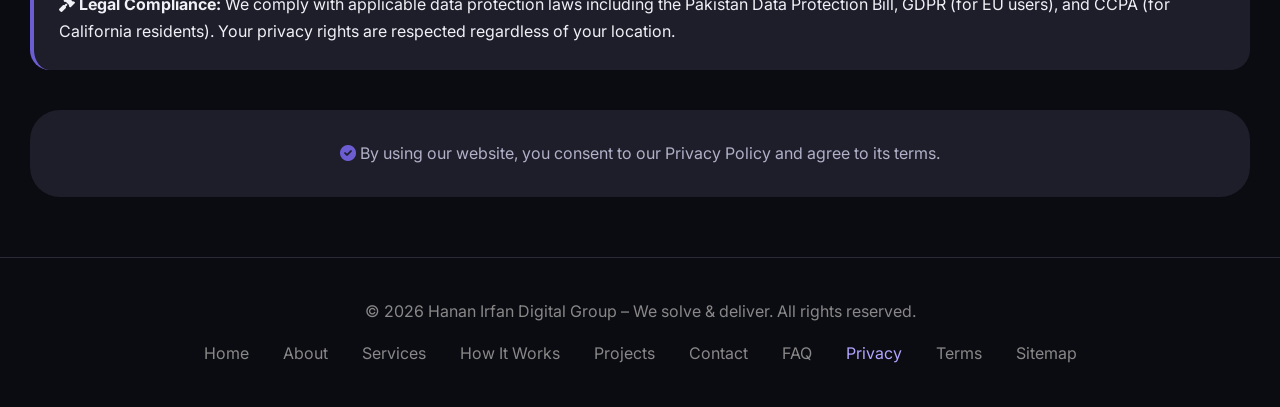
<file: privacy.html>
<!DOCTYPE html>
<html lang="en">
<head>
  <meta charset="UTF-8">
  <meta name="viewport" content="width=device-width, initial-scale=1.0">
  <title>Privacy Policy - Hanan Irfan Digital Group</title>
  <!-- Font Awesome 6 -->
  <link rel="stylesheet" href="https://cdnjs.cloudflare.com/ajax/libs/font-awesome/6.0.0-beta3/css/all.min.css">
  <!-- Google Fonts: Inter -->
  <link href="https://fonts.googleapis.com/css2?family=Inter:opsz,wght@14..32,300;14..32,400;14..32,500;14..32,600;14..32,700;14..32,800&display=swap" rel="stylesheet">
  <style>
    * {
      margin: 0;
      padding: 0;
      box-sizing: border-box;
    }
    body {
      font-family: 'Inter', sans-serif;
      background: #0b0b12;
      color: #f0f0f7;
      line-height: 1.7;
    }
    .container {
      max-width: 1280px;
      margin: 0 auto;
      padding: 0 30px;
    }
    
    /* Header */
    .site-header {
      background: #0c0c15;
      border-bottom: 1px solid #2a2a3a;
      padding: 25px 0;
      margin-bottom: 40px;
    }
    .header-inner {
      display: flex;
      justify-content: space-between;
      align-items: center;
    }
    .logo {
      font-size: 2.2rem;
      font-weight: 700;
      background: linear-gradient(145deg, #b2a5ff, #ff9ec7);
      -webkit-background-clip: text;
      -webkit-text-fill-color: transparent;
    }
    .logo span {
      font-size: 1rem;
      color: #aaa;
      margin-left: 12px;
      -webkit-text-fill-color: #aaa;
    }
    .back-home {
      color: #b2a5ff;
      text-decoration: none;
      font-weight: 500;
    }
    .back-home i {
      margin-right: 8px;
    }

    /* Page title */
    .page-title {
      font-size: 3rem;
      font-weight: 700;
      margin: 30px 0 20px;
      background: linear-gradient(145deg, #ffffff, #c0b7ff);
      -webkit-background-clip: text;
      -webkit-text-fill-color: transparent;
    }
    .last-updated {
      color: #b0b0c8;
      font-size: 1rem;
      margin-bottom: 40px;
      padding-bottom: 20px;
      border-bottom: 1px solid #2a2a3a;
    }

    /* Policy content */
    .policy-content {
      background: #15151f;
      border-radius: 40px;
      padding: 50px;
      margin: 30px 0 50px;
      border: 1px solid #2b2b3a;
    }
    .policy-section {
      margin-bottom: 40px;
    }
    .policy-section h2 {
      font-size: 1.8rem;
      color: #b2a5ff;
      margin-bottom: 20px;
      display: flex;
      align-items: center;
      gap: 12px;
    }
    .policy-section h2 i {
      color: #ff9ec7;
      font-size: 1.6rem;
    }
    .policy-section h3 {
      font-size: 1.3rem;
      color: #e0e0f0;
      margin: 25px 0 15px;
    }
    .policy-section p {
      color: #b0b0c8;
      margin-bottom: 15px;
      font-size: 1.05rem;
    }
    .policy-section ul, .policy-section ol {
      margin: 15px 0 20px 25px;
      color: #b0b0c8;
    }
    .policy-section li {
      margin-bottom: 10px;
    }
    .policy-section a {
      color: #b2a5ff;
      text-decoration: none;
    }
    .policy-section a:hover {
      text-decoration: underline;
    }
    .highlight-box {
      background: #1e1e2a;
      border-left: 4px solid #6c5dd3;
      padding: 25px;
      border-radius: 20px;
      margin: 25px 0;
    }
    .highlight-box p {
      margin-bottom: 0;
    }

    /* Table of contents */
    .toc {
      background: #1a1a27;
      border-radius: 30px;
      padding: 30px;
      margin: 40px 0;
    }
    .toc h3 {
      font-size: 1.5rem;
      margin-bottom: 20px;
      color: #b2a5ff;
    }
    .toc-grid {
      display: grid;
      grid-template-columns: repeat(3, 1fr);
      gap: 15px;
    }
    .toc-item {
      color: #b0b0c8;
      text-decoration: none;
      padding: 8px 0;
      transition: 0.3s;
    }
    .toc-item:hover {
      color: #b2a5ff;
      padding-left: 5px;
    }

    /* Contact cards */
    .contact-cards {
      display: grid;
      grid-template-columns: repeat(4, 1fr);
      gap: 20px;
      margin: 40px 0;
    }
    .contact-card {
      background: #1a1a27;
      border-radius: 30px;
      padding: 25px;
      text-align: center;
      border: 1px solid #2b2b3a;
    }
    .contact-card i {
      font-size: 2.5rem;
      color: #b2a5ff;
      margin-bottom: 15px;
    }
    .contact-card h4 {
      font-size: 1.2rem;
      margin-bottom: 10px;
    }
    .contact-card p {
      color: #b0b0c8;
      font-size: 0.95rem;
    }
    .contact-card a {
      color: #b2a5ff;
      text-decoration: none;
      font-weight: 500;
    }

    /* Footer */
    .footer {
      border-top: 1px solid #2a2a38;
      padding: 40px 0;
      margin-top: 60px;
      text-align: center;
      color: #888;
    }
    .footer-links {
      margin-top: 15px;
    }
    .footer-links a {
      color: #888;
      text-decoration: none;
      margin: 0 15px;
    }
    .footer-links a:hover {
      color: #b2a5ff;
    }

    @media (max-width: 900px) {
      .toc-grid {
        grid-template-columns: repeat(2, 1fr);
      }
      .contact-cards {
        grid-template-columns: repeat(2, 1fr);
      }
    }
    @media (max-width: 600px) {
      .policy-content {
        padding: 30px;
      }
      .toc-grid {
        grid-template-columns: 1fr;
      }
      .contact-cards {
        grid-template-columns: 1fr;
      }
    }
  </style>
    <!-- OR for PNG file -->
    <link rel="icon" type="image/png" href="favicon.ico.png">
 <!-- CANONICAL TAG - Add this -->
  <link rel="canonical" href="https://hidigitalgroup.vercel.app/privacy.html">
  
</head>
<body>
  <!-- Header -->
  <header class="site-header">
    <div class="container header-inner">
      <div class="logo">Hanan Irfan Digital <span>solve & deliver</span></div>
      <a href="index.html" class="back-home"><i class="fas fa-arrow-left"></i> Back to Home</a>
    </div>
  </header>

  <!-- Main Privacy Policy Content -->
  <main class="container">
    <h1 class="page-title">🔒 Privacy Policy</h1>
    <div class="last-updated">
      <i class="fas fa-calendar-alt" style="color: #b2a5ff; margin-right: 8px;"></i> Last Updated: February 15, 2026
    </div>

    <!-- Table of Contents -->
    <div class="toc">
      <h3><i class="fas fa-list-ul"></i> Quick Navigation</h3>
      <div class="toc-grid">
        <a href="#introduction" class="toc-item">1. Introduction</a>
        <a href="#information-collection" class="toc-item">2. Information We Collect</a>
        <a href="#usage" class="toc-item">3. How We Use Your Information</a>
        <a href="#sharing" class="toc-item">4. Information Sharing</a>
        <a href="#cookies" class="toc-item">5. Cookies & Tracking</a>
        <a href="#data-security" class="toc-item">6. Data Security</a>
        <a href="#your-rights" class="toc-item">7. Your Rights</a>
        <a href="#children" class="toc-item">8. Children's Privacy</a>
        <a href="#international" class="toc-item">9. International Transfers</a>
        <a href="#retention" class="toc-item">10. Data Retention</a>
        <a href="#changes" class="toc-item">11. Changes to Policy</a>
        <a href="#contact" class="toc-item">12. Contact Us</a>
      </div>
    </div>

    <!-- Policy Content -->
    <div class="policy-content">
      
      <!-- Section 1: Introduction -->
      <section id="introduction" class="policy-section">
        <h2><i class="fas fa-info-circle"></i> 1. Introduction</h2>
        <p>Welcome to Hanan Irfan Digital Group ("we," "our," "us"). We are committed to protecting your personal information and your right to privacy. This Privacy Policy explains how we collect, use, disclose, and safeguard your information when you visit our website or use our services.</p>
        <p>Please read this privacy policy carefully. If you do not agree with the terms of this privacy policy, please do not access the site or use our services. We reserve the right to make changes to this policy at any time.</p>
        <div class="highlight-box">
          <p><i class="fas fa-shield-alt" style="color: #6c5dd3; margin-right: 10px;"></i> <strong>Our Promise:</strong> We will never sell your personal information to third parties. Your trust is our priority.</p>
        </div>
      </section>

      <!-- Section 2: Information We Collect -->
      <section id="information-collection" class="policy-section">
        <h2><i class="fas fa-database"></i> 2. Information We Collect</h2>
        <h3>2.1 Personal Information You Provide</h3>
        <p>We collect personal information that you voluntarily provide when you:</p>
        <ul>
          <li><strong>Contact us</strong> via forms, email, or WhatsApp – name, email, phone number, project details</li>
          <li><strong>Request a quote</strong> – name, email, phone, service interest, budget</li>
          <li><strong>Create an account</strong> (future feature) – username, email, password</li>
          <li><strong>Subscribe to newsletter</strong> – email address</li>
          <li><strong>Make payments</strong> – billing information (processed securely via third-party payment processors; we do not store credit card details)</li>
        </ul>

        <h3>2.2 Information Automatically Collected</h3>
        <p>When you visit our website, we automatically collect certain information via cookies and similar technologies:</p>
        <ul>
          <li>IP address, browser type, device information</li>
          <li>Pages visited, time spent, referral source</li>
          <li>Clickstream data (how you navigate our site)</li>
        </ul>

        <h3>2.3 Information from Third Parties</h3>
        <p>We may receive information about you from third-party services you connect to us (e.g., if you contact us via Facebook or WhatsApp). We use this information to respond to your inquiries.</p>
      </section>

      <!-- Section 3: How We Use Your Information -->
      <section id="usage" class="policy-section">
        <h2><i class="fas fa-cogs"></i> 3. How We Use Your Information</h2>
        <p>We use your information for the following purposes:</p>
        <ul>
          <li><strong>To provide and deliver services</strong> – complete your projects, assignments, designs</li>
          <li><strong>To communicate with you</strong> – respond to inquiries, send quotes, project updates</li>
          <li><strong>To improve our website</strong> – analyze usage, fix issues, enhance user experience</li>
          <li><strong>To send marketing communications</strong> (with your consent) – newsletters, promotions, new services</li>
          <li><strong>To comply with legal obligations</strong> – maintain records, prevent fraud</li>
        </ul>
      </section>

      <!-- Section 4: Information Sharing -->
      <section id="sharing" class="policy-section">
        <h2><i class="fas fa-share-alt"></i> 4. Information Sharing</h2>
        <p>We do not sell, trade, or rent your personal information. We may share information in these limited circumstances:</p>
        <ul>
          <li><strong>Service providers:</strong> With trusted third-party vendors who assist in operating our website, processing payments, or delivering services (e.g., hosting providers, payment gateways like PayPal/JazzCash). These parties are contractually obligated to protect your data.</li>
          <li><strong>Legal requirements:</strong> If required by law, court order, or to protect our rights, safety, or property.</li>
          <li><strong>Business transfers:</strong> In case of merger, acquisition, or sale of assets, your information may be transferred.</li>
        </ul>
      </section>

      <!-- Section 5: Cookies & Tracking -->
      <section id="cookies" class="policy-section">
        <h2><i class="fas fa-cookie-bite"></i> 5. Cookies & Tracking Technologies</h2>
        <p>We use cookies and similar technologies to enhance your experience. Cookies are small text files stored on your device.</p>
        <h3>Types of cookies we use:</h3>
        <ul>
          <li><strong>Essential cookies:</strong> Necessary for website functionality (e.g., session management)</li>
          <li><strong>Analytics cookies:</strong> Help us understand how visitors use our site (Google Analytics)</li>
          <li><strong>Preference cookies:</strong> Remember your settings and choices</li>
        </ul>
        <p>You can control cookies through your browser settings. Disabling cookies may affect site functionality.</p>
      </section>

      <!-- Section 6: Data Security -->
      <section id="data-security" class="policy-section">
        <h2><i class="fas fa-lock"></i> 6. Data Security</h2>
        <p>We implement appropriate technical and organizational measures to protect your information:</p>
        <ul>
          <li>SSL/TLS encryption for data transmission</li>
          <li>Secure servers and databases</li>
          <li>Regular security audits</li>
          <li>Limited employee access to personal data</li>
        </ul>
        <p>While we strive to protect your data, no method of transmission over the Internet is 100% secure.</p>
      </section>

      <!-- Section 7: Your Rights -->
      <section id="your-rights" class="policy-section">
        <h2><i class="fas fa-user-check"></i> 7. Your Privacy Rights</h2>
        <p>Depending on your location, you may have the following rights:</p>
        <ul>
          <li><strong>Access:</strong> Request a copy of your personal data</li>
          <li><strong>Correction:</strong> Update or correct inaccurate information</li>
          <li><strong>Deletion:</strong> Request deletion of your data (subject to legal obligations)</li>
          <li><strong>Opt-out:</strong> Unsubscribe from marketing communications</li>
          <li><strong>Data portability:</strong> Receive your data in a structured format</li>
        </ul>
        <p>To exercise these rights, contact us at privacy@hananirfan.digital. We will respond within 30 days.</p>
      </section>

      <!-- Section 8: Children's Privacy -->
      <section id="children" class="policy-section">
        <h2><i class="fas fa-child"></i> 8. Children's Privacy</h2>
        <p>Our services are not directed to individuals under the age of 16. We do not knowingly collect personal information from children. If you become aware that a child has provided us with personal data, please contact us.</p>
      </section>

      <!-- Section 9: International Transfers -->
      <section id="international" class="policy-section">
        <h2><i class="fas fa-globe"></i> 9. International Data Transfers</h2>
        <p>Your information may be transferred to and processed in countries other than your own. We ensure appropriate safeguards are in place (Standard Contractual Clauses) when transferring data internationally.</p>
      </section>

      <!-- Section 10: Data Retention -->
      <section id="retention" class="policy-section">
        <h2><i class="fas fa-clock"></i> 10. Data Retention</h2>
        <p>We retain personal information for as long as necessary to fulfill the purposes outlined in this policy, unless a longer retention period is required by law. Project-related data may be kept for 3 years for reference and quality improvement.</p>
      </section>

      <!-- Section 11: Changes to Policy -->
      <section id="changes" class="policy-section">
        <h2><i class="fas fa-edit"></i> 11. Changes to This Privacy Policy</h2>
        <p>We may update this policy periodically. The "Last Updated" date at the top indicates when changes were made. We encourage you to review this page regularly.</p>
      </section>

      <!-- Section 12: Contact Us -->
      <section id="contact" class="policy-section">
        <h2><i class="fas fa-headset"></i> 12. Contact Us</h2>
        <p>If you have questions or concerns about this Privacy Policy or our data practices:</p>
        
        <div class="contact-cards">
          <div class="contact-card">
            <i class="fas fa-envelope"></i>
            <h4>Email</h4>
            <p><a href="mailto:hananirfan91@gmail.com">hananirfan91@gmail.com</a></p>
          </div>
          <div class="contact-card">
            <i class="fas fa-phone-alt"></i>
            <h4>Phone</h4>
            <p>+92 310 6359235</p>
          </div>
          <div class="contact-card">
            <i class="fab fa-whatsapp"></i>
            <h4>WhatsApp</h4>
            <p>+92 310 6359235</p>
          </div>
          <div class="contact-card">
            <i class="fas fa-map-marker-alt"></i>
            <h4>Address</h4>
            <p>Rahim Yar Khan, Punjab, Pakistan</p>
          </div>
        </div>

        <p>For data protection inquiries, please contact our Data Protection Officer: <strong>Hanan Irfan</strong> at <a href="mailto:hananirfan91@gmail.com">hananirfan91@gmail.com</a></p>
      </section>
    </div>

    <!-- Additional Information -->
    <div class="highlight-box" style="margin: 40px 0;">
      <p><i class="fas fa-gavel"></i> <strong>Legal Compliance:</strong> We comply with applicable data protection laws including the Pakistan Data Protection Bill, GDPR (for EU users), and CCPA (for California residents). Your privacy rights are respected regardless of your location.</p>
    </div>

    <!-- Consent Banner (for demonstration) -->
    <div style="background: #1e1e2a; border-radius: 30px; padding: 30px; margin: 40px 0; text-align: center;">
      <p style="color: #b0b0c8;"><i class="fas fa-check-circle" style="color: #6c5dd3;"></i> By using our website, you consent to our Privacy Policy and agree to its terms.</p>
    </div>
  </main>

  <!-- Footer -->
  <footer class="footer">
    <div class="container">
      <p>© 2026 Hanan Irfan Digital Group – We solve & deliver. All rights reserved.</p>
      <div class="footer-links">
        <a href="index.html">Home</a>
        <a href="aboutuspge.html">About</a>
        <a href="service.html">Services</a>
        <a href="howitworks.html">How It Works</a>
        <a href="projects.html">Projects</a>
        
        <a href="contact.html">Contact</a>
        <a href="faq.html">FAQ</a>
        <a href="privacy.html" style="color: #b2a5ff;">Privacy</a>
        <a href="terms.html">Terms</a>
        <a href="sitemap.html">Sitemap</a>
      </div>
    </div>
  </footer>

  <!-- Smooth scroll for anchor links -->
  <script>
    document.querySelectorAll('a[href^="#"]').forEach(anchor => {
      anchor.addEventListener('click', function(e) {
        e.preventDefault();
        const target = document.querySelector(this.getAttribute('href'));
        if(target) {
          target.scrollIntoView({behavior: 'smooth'});
        }
      });
    });
  </script>
  <script type="application/ld+json">
{
  "@context": "https://schema.org",
  "@type": "LocalBusiness",
  "name": "Hanan Irfan Digital Group",
  "image": "https://hidigitalgroup.vercel.app/og-image.png",
  "address": {
    "@type": "PostalAddress",
    "streetAddress": "Abu Dhabi Road",
    "addressLocality": "Rahim Yar Khan",
    "addressRegion": "Punjab",
    "addressCountry": "PK"
  },
  "telephone": "+92 310 6359235",
  "openingHours": "Mo-Sa 09:00-23:00",
  "sameAs": [
    "https://facebook.com/HananIrfan001",
    "https://instagram.com/tearswithhanan/",
    "https://www.youtube.com/@ancientmystery-0"
  ]
}
</script>
</body>
</html>
</file>
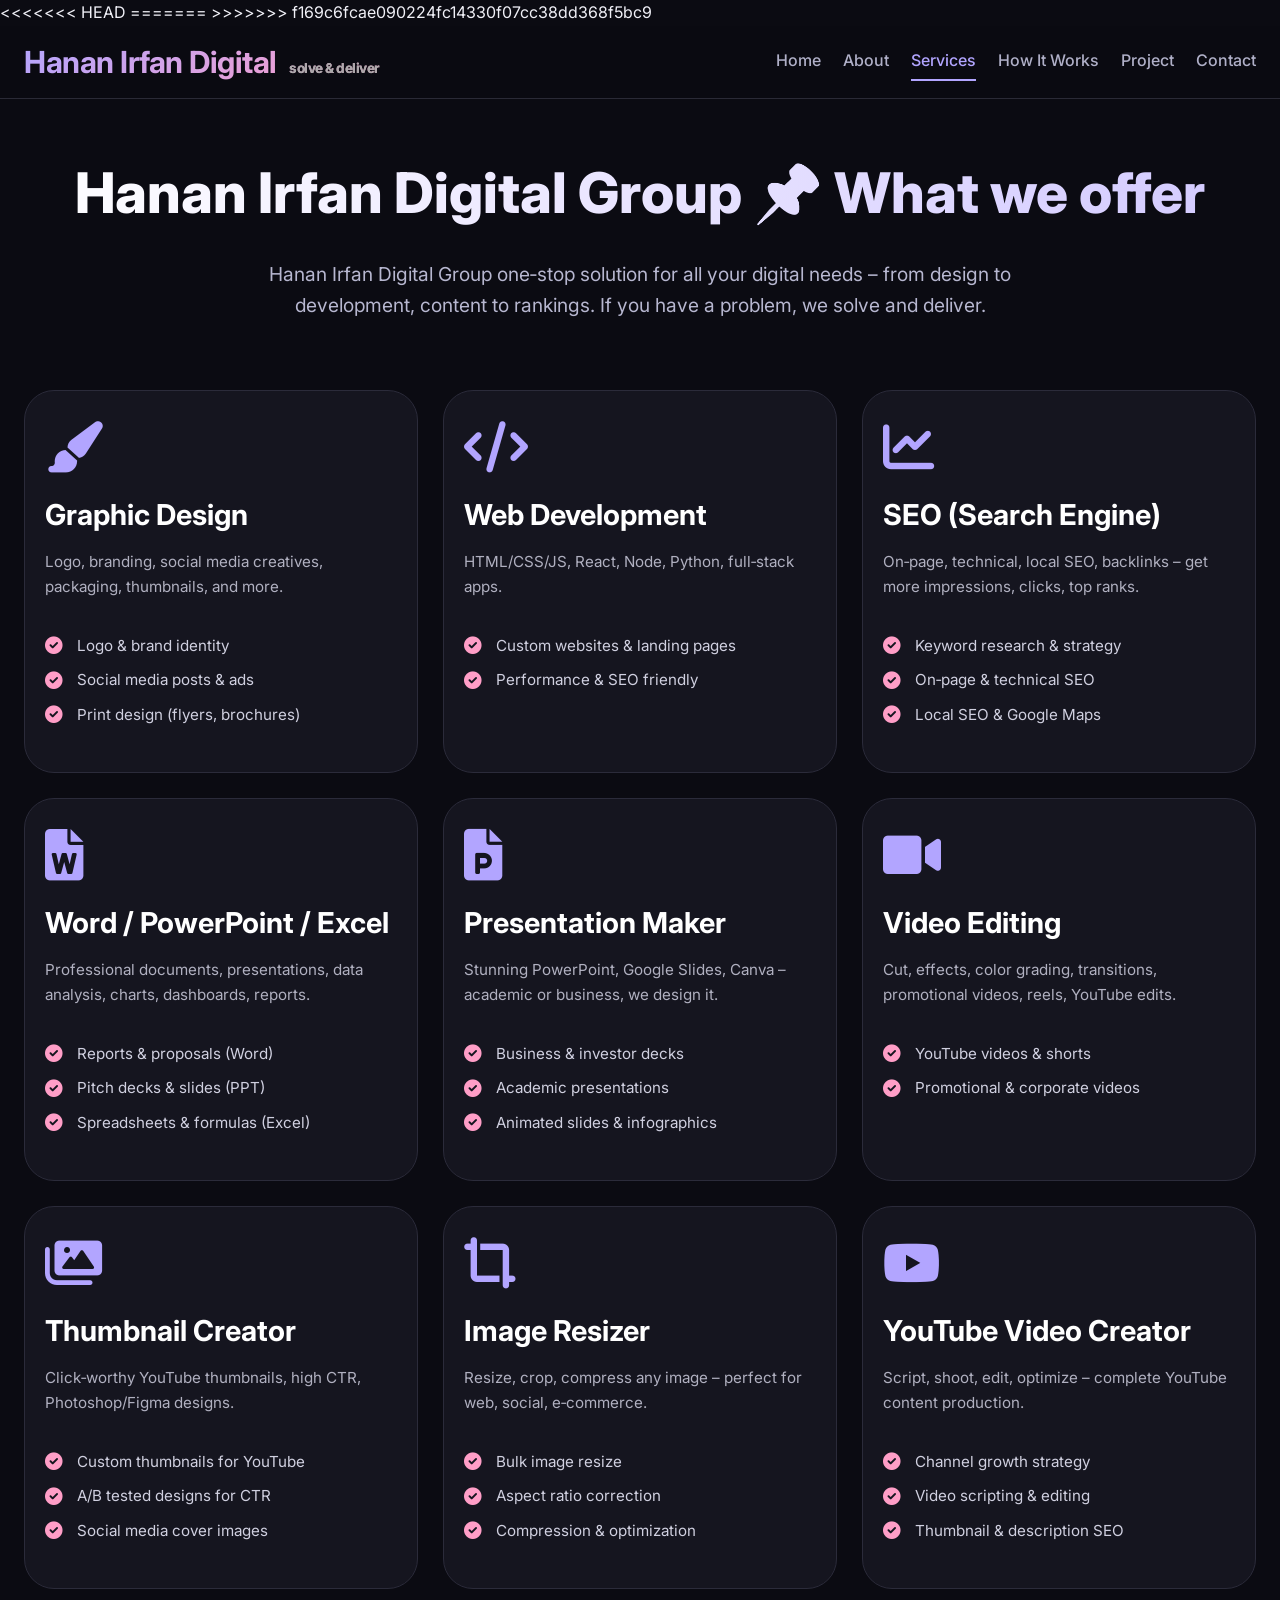
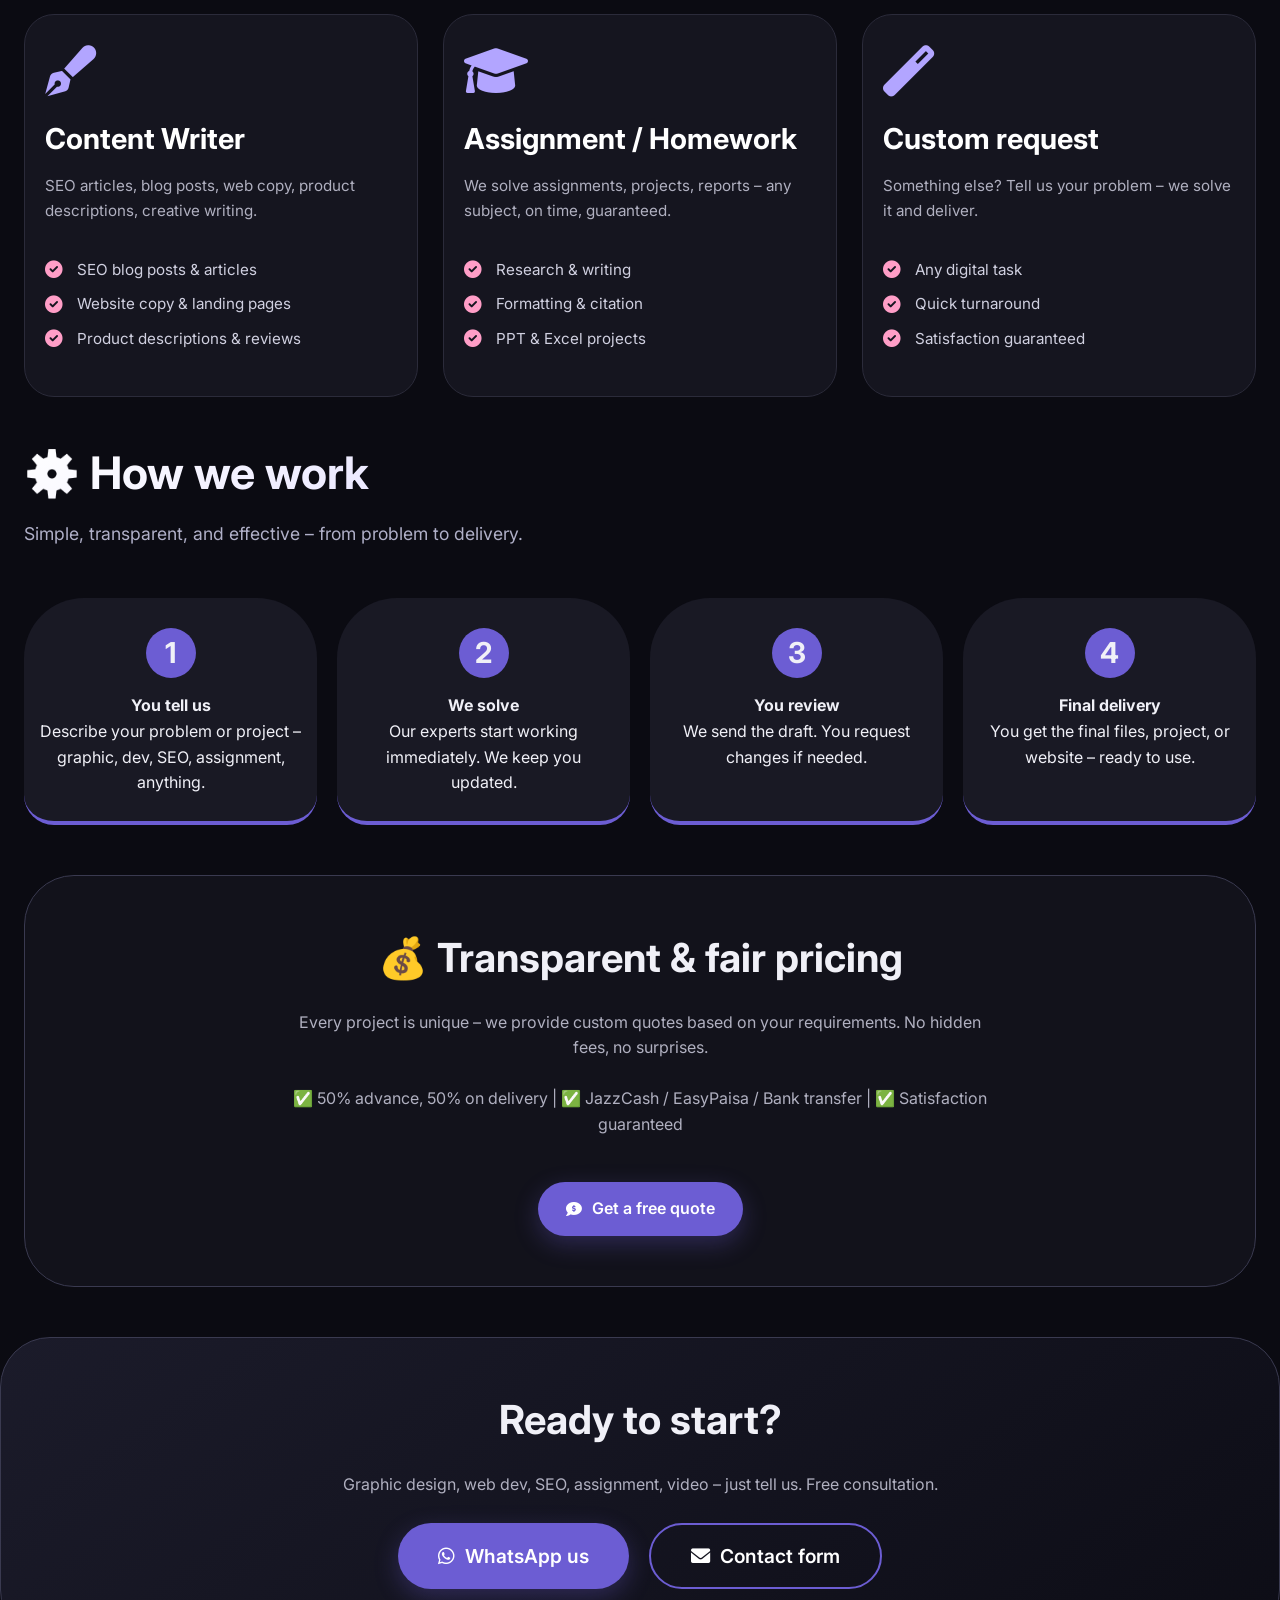
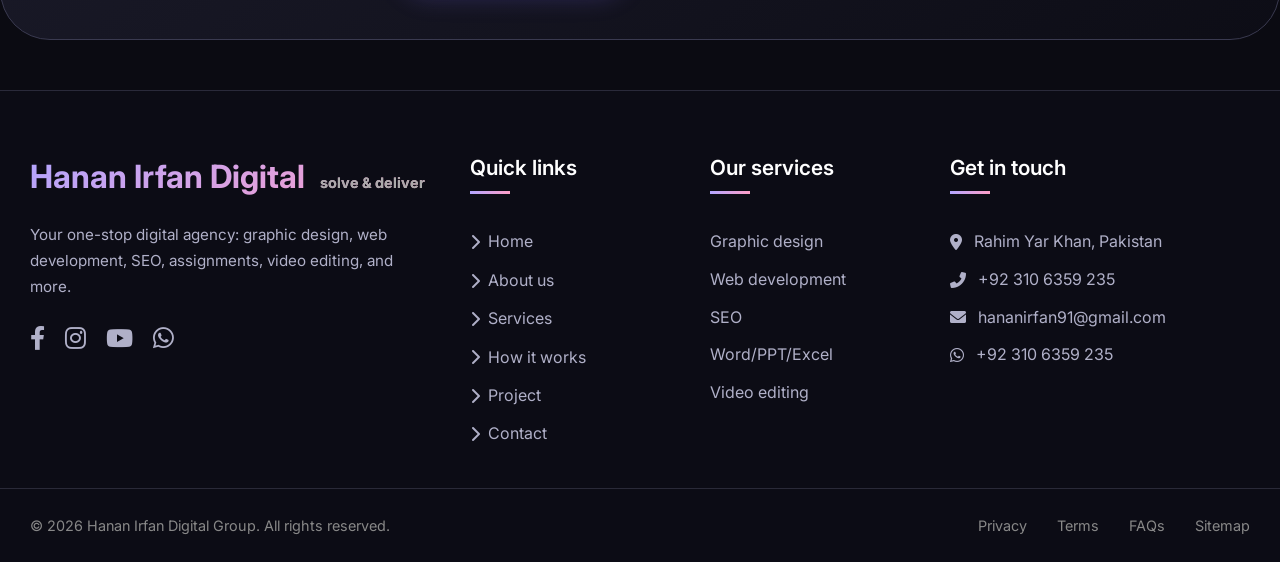
<file: service.html>
<!DOCTYPE html>
<html lang="en">
<head>
  <meta charset="UTF-8">
  <meta name="viewport" content="width=device-width, initial-scale=1.0">
<<<<<<< HEAD
  <title>Services – Hanan Irfan Digital Group | We Solve & Deliver</title>
    <!-- OPEN GRAPH / SOCIAL -->
  <meta property="og:site_name" content="Hanan Irfan Digital Group">
  <meta property="og:title" content="Hanan Irfan Digital Group – We Solve & Deliver">
  <meta property="og:description" content="Your one-stop digital agency: Graphic design, Web development, SEO, Video editing, Content writing, Assignments. We solve any digital problem and deliver quality work.">
  <meta property="og:url" content="https://hidigitalgroup.vercel.app">
  <meta property="og:type" content="website">
  <meta property="og:image" content="https://hidigitalgroup.vercel.app/og-image.png">
  <meta property="og:image:width" content="1200">
  <meta property="og:image:height" content="630">
  <meta property="og:image:alt" content="Hanan Irfan Digital Group – Digital Agency">
  <meta property="og:locale" content="en_US">
  <meta property="og:image:secure_url" content="https://hidigitalgroup.vercel.app/og-image.png">

  <meta name="twitter:card" content="summary_large_image">
  <meta name="twitter:site" content="@HananIrfan">
  <meta name="twitter:creator" content="@HananIrfan">
  <meta name="twitter:title" content="Hanan Irfan Digital Group – We Solve & Deliver">
  <meta name="twitter:description" content="Graphic design, Web development, SEO, Video editing, Content writing, Assignments – we solve and deliver.">
  <meta name="twitter:image" content="https://hidigitalgroup.vercel.app/twitter-card.png">
  <meta name="twitter:image:alt" content="Hanan Irfan Digital Group">
 <!-- HREFLANG - FIXED: Only one set -->
  <link rel="alternate" href="https://hidigitalgroup.vercel.app/service.html" hreflang="en" />
  <link rel="alternate" href="https://hidigitalgroup.vercel.app/service.html" hreflang="x-default" />
=======
  
  <!-- PRIMARY SEO META TAGS -->
  <title>Services – Hanan Irfan Digital Group | Graphic Design, Web Dev, SEO & More</title>
  <meta name="description" content="Explore all digital services: Graphic Design, Web Development, SEO, Video Editing, Content Writing, Assignments, Presentations, Thumbnails, Image Resizing. We solve and deliver.">
  <meta name="keywords" content="digital services Pakistan, graphic design, web development, SEO expert, video editing service, content writing, assignment help, thumbnail creator, Rahim Yar Khan">
  <meta name="author" content="Hanan Irfan Digital Group">
  <meta name="robots" content="index, follow">
  <link rel="canonical" href="https://hidigitalgroup.vercel.app/service.html">

>>>>>>> f169c6fcae090224fc14330f07cc38dd368f5bc9
  <!-- Font Awesome 6 -->
  <link rel="stylesheet" href="https://cdnjs.cloudflare.com/ajax/libs/font-awesome/6.0.0-beta3/css/all.min.css">
  <!-- Google Fonts: Inter -->
  <link href="https://fonts.googleapis.com/css2?family=Inter:opsz,wght@14..32,300;14..32,400;14..32,500;14..32,600;14..32,700;14..32,800&display=swap" rel="stylesheet">
  <!-- AOS (animate on scroll) -->
  <link href="https://unpkg.com/aos@2.3.1/dist/aos.css" rel="stylesheet">

  <!-- Open Graph / social -->
  <meta property="og:title" content="Our Services – Hanan Irfan Digital Group">
  <meta property="og:description" content="Graphic Design, Web Development, SEO, Video Editing, Content Writing, Assignments, Presentations, Thumbnails, Image Resizing, and more. All digital services in one place.">
  <meta property="og:url" content="https://hidigitalgroup.vercel.app/service.html">
  <meta property="og:type" content="website">
  <meta property="og:image" content="https://hidigitalgroup.vercel.app/og-image.png">
  <meta name="twitter:card" content="summary_large_image">
  <meta name="twitter:title" content="Our Services – Hanan Irfan Digital Group">
  <meta name="twitter:description" content="Graphic Design, Web Development, SEO, Video Editing, Content Writing, Assignments, Presentations, and more.">

  <!-- Favicon -->
  <link rel="icon" type="image/png" href="favicon.ico.png">
  <link rel="apple-touch-icon" href="favicon.ico.png">

  <!-- CSS – fully optimized for mobile with premium dropdown -->
  <style>
    /* ---------- RESET & GLOBAL ---------- */
    * { margin: 0; padding: 0; box-sizing: border-box; }
    body {
      font-family: 'Inter', sans-serif;
      background: #0b0b12;
      color: #f0f0f7;
      line-height: 1.6;
      overflow-x: hidden;
      scroll-behavior: smooth;
    }
    .container {
      max-width: 1280px;
      margin: 0 auto;
      padding: 0 24px;
    }
    @media (max-width: 640px) { .container { padding: 0 16px; } }

    /* ---------- HEADER (consistent with other pages) ---------- */
    .site-header {
      padding: 12px 0;
      border-bottom: 1px solid #2a2a36;
      background: rgba(11, 11, 18, 0.98);
      backdrop-filter: blur(6px);
      position: sticky;
      top: 0;
      z-index: 1000;
    }
    .header-inner {
      display: flex;
      justify-content: space-between;
      align-items: center;
    }
    .logo {
      font-size: 1.9rem;
      font-weight: 700;
      background: linear-gradient(145deg, #b2a5ff, #ff9ec7);
      -webkit-background-clip: text;
      -webkit-text-fill-color: transparent;
      letter-spacing: -0.5px;
    }
    .logo span {
      font-size: 0.85rem;
      color: #aaa;
      margin-left: 6px;
      -webkit-text-fill-color: #aaa;
    }
    .desktop-nav {
      display: flex;
      gap: 22px;
      align-items: center;
    }
    .desktop-nav a {
      color: #b0b0c8;
      text-decoration: none;
      font-weight: 500;
      transition: 0.3s;
      padding: 5px 0;
      border-bottom: 2px solid transparent;
    }
    .desktop-nav a:hover,
    .desktop-nav a.active {
      color: #b2a5ff;
      border-bottom-color: #b2a5ff;
    }
    .hamburger {
      display: none;
      font-size: 2rem;
      cursor: pointer;
      color: #b2a5ff;
      transition: 0.2s;
    }
    .hamburger:hover {
      color: #ff9ec7;
    }

    /* ---------- SLEEK MOBILE DROPDOWN (card style) ---------- */
    .mobile-nav {
      display: none;
      flex-direction: column;
      background: #1a1a28;
      padding: 12px 10px;
      border-radius: 30px;
      margin-top: 16px;
      border: 1px solid #3f3f5a;
      box-shadow: 0 25px 35px -12px #000000cc;
      backdrop-filter: blur(12px);
    }
    .mobile-nav.show {
      display: flex;
    }
    .mobile-nav a {
      color: #e8e8ff;
      text-decoration: none;
      padding: 16px 22px;
      font-size: 1.1rem;
      font-weight: 500;
      border-radius: 24px;
      transition: 0.25s;
      display: flex;
      align-items: center;
      gap: 16px;
      margin: 2px 0;
    }
    .mobile-nav a:not(:last-child) {
      border-bottom: 1px solid #2e2e48;
    }
    .mobile-nav a i {
      width: 28px;
      color: #b2a5ff;
      font-size: 1.3rem;
      text-align: center;
    }
    .mobile-nav a:hover {
      background: #2a2a40;
      color: white;
      padding-left: 30px;
    }
    .mobile-nav a.active {
      background: #2a2a48;
      color: #c9bfff;
      border-left: 5px solid #b2a5ff;
      font-weight: 600;
    }

    /* ---------- BUTTONS & UTILS ---------- */
    .btn {
      display: inline-flex;
      align-items: center;
      justify-content: center;
      gap: 10px;
      background: #2b2b3a;
      border: 1px solid #4a4a60;
      padding: 14px 28px;
      border-radius: 60px;
      font-weight: 600;
      text-decoration: none;
      color: white;
      transition: all 0.3s;
      cursor: pointer;
      font-size: 1rem;
      border: none;
    }
    .btn-primary {
      background: #6c5dd3;
      box-shadow: 0 8px 24px rgba(108, 93, 211, 0.3);
    }
    .btn-primary:hover {
      background: #5849b8;
      transform: translateY(-4px);
      box-shadow: 0 16px 32px rgba(108, 93, 211, 0.5);
    }
    .btn-outline {
      background: transparent;
      border: 2px solid #6c5dd3;
    }
    .btn-outline:hover {
      background: #6c5dd3;
      transform: translateY(-4px);
    }
    .section-title {
      font-size: clamp(2rem, 6vw, 2.8rem);
      font-weight: 700;
      margin: 40px 0 20px;
      background: linear-gradient(145deg, #ffffff, #c0b7ff);
      -webkit-background-clip: text;
      -webkit-text-fill-color: transparent;
      line-height: 1.2;
    }
    .section-sub {
      color: #b0b0c8;
      font-size: 1.1rem;
      max-width: 700px;
      margin-bottom: 35px;
    }

    /* ---------- SERVICES HERO ---------- */
    .services-hero {
      padding: 50px 0 20px;
      text-align: center;
    }
    .services-hero h1 {
      font-size: clamp(2.5rem, 7vw, 3.5rem);
      font-weight: 800;
      background: linear-gradient(to right, #ffffff, #d2c9ff);
      -webkit-background-clip: text;
      -webkit-text-fill-color: transparent;
      margin-bottom: 20px;
    }
    .services-hero p {
      font-size: 1.2rem;
      color: #b7b7d0;
      max-width: 800px;
      margin: 0 auto;
    }

    /* ---------- SERVICE CARDS (optimized for mobile) ---------- */
    .services-grid {
      display: grid;
      grid-template-columns: repeat(3, 1fr);
      gap: 25px;
      margin: 50px 0;
    }
    @media (max-width: 1000px) { .services-grid { grid-template-columns: repeat(2, 1fr); } }
    @media (max-width: 700px) { .services-grid { grid-template-columns: 1fr; } }
    
    .service-card {
      background: #15151f;
      border-radius: 30px;
      padding: 30px 20px;
      border: 1px solid #2b2b3a;
      transition: 0.3s;
      display: flex;
      flex-direction: column;
      height: 100%;
    }
    .service-card:hover {
      transform: translateY(-8px);
      border-color: #8a76ff;
      box-shadow: 0 20px 30px #1f1a3a;
    }
    .service-icon {
      font-size: 3.2rem;
      color: #b2a5ff;
      margin-bottom: 20px;
    }
    .service-card h3 {
      font-size: 1.8rem;
      margin-bottom: 12px;
      color: #ffffff;
    }
    .service-card p {
      color: #b0b0c0;
      margin-bottom: 15px;
      font-size: 0.95rem;
    }
    .feature-list {
      list-style: none;
      text-align: left;
      margin: 10px 0 5px;
      padding: 0;
    }
    .feature-list li {
      margin: 10px 0;
      display: flex;
      align-items: center;
      gap: 10px;
      color: #d0d0e0;
      font-size: 0.95rem;
    }
    .feature-list i {
      color: #ff9ec7;
      width: 22px;
      font-size: 1.1rem;
      flex-shrink: 0;
    }

    /* ---------- PROCESS STEPS ---------- */
    .process-steps {
      display: grid;
      grid-template-columns: repeat(4, 1fr);
      gap: 20px;
      margin: 50px 0 40px;
    }
    @media (max-width: 700px) { .process-steps { grid-template-columns: 1fr; } }
    .step {
      background: #191924;
      border-radius: 60px 60px 30px 30px;
      padding: 30px 15px 25px;
      text-align: center;
      border-bottom: 4px solid #6c5dd3;
    }
    .step .step-num {
      width: 50px;
      height: 50px;
      background: #6c5dd3;
      border-radius: 50%;
      display: flex;
      align-items: center;
      justify-content: center;
      font-size: 1.8rem;
      font-weight: 700;
      margin: 0 auto 15px;
    }

    /* ---------- PRICING NOTE & CTA ---------- */
    .pricing-note, .cta-banner {
      background: #12121b;
      border-radius: 50px;
      padding: 50px 30px;
      margin: 50px 0;
      text-align: center;
      border: 1px solid #3a3a50;
    }
    .cta-banner {
      background: linear-gradient(145deg, #1b1b2a, #0d0d16);
    }
    .pricing-note h3, .cta-banner h2 {
      font-size: clamp(1.8rem, 5vw, 2.5rem);
      margin-bottom: 20px;
    }
    .pricing-note p, .cta-banner p {
      max-width: 700px;
      margin: 0 auto 25px;
      color: #b0b0c0;
    }

    /* ---------- FOOTER (identical to other pages) ---------- */
    .site-footer {
      background: #0c0c15;
      border-top: 1px solid #2a2a3a;
      color: #e0e0f0;
    }
    .footer-main {
      max-width: 1280px;
      margin: 0 auto;
      padding: 60px 30px 40px;
      display: grid;
      grid-template-columns: 2fr 1fr 1fr 1.5fr;
      gap: 40px;
    }
    .footer-col {
      display: flex;
      flex-direction: column;
      gap: 20px;
    }
    .footer-logo {
      font-size: 2rem;
      font-weight: 700;
      background: linear-gradient(145deg, #b2a5ff, #ff9ec7);
      -webkit-background-clip: text;
      -webkit-text-fill-color: transparent;
    }
    .footer-logo span {
      font-size: 0.9rem;
      color: #aaa;
      margin-left: 8px;
      -webkit-text-fill-color: #aaa;
    }
    .footer-about { color: #b0b0c8; line-height: 1.7; font-size: 0.95rem; }
    .footer-social { display: flex; gap: 20px; }
    .footer-social a { color: #b0b0c8; font-size: 1.5rem; transition: 0.3s; }
    .footer-social a:hover { color: #b2a5ff; transform: translateY(-5px); }
    .footer-col h4 {
      font-size: 1.3rem;
      font-weight: 600;
      margin-bottom: 15px;
      color: #fff;
      position: relative;
      padding-bottom: 10px;
    }
    .footer-col h4::after {
      content: '';
      position: absolute;
      bottom: 0;
      left: 0;
      width: 40px;
      height: 3px;
      background: linear-gradient(90deg, #b2a5ff, #ff9ec7);
    }
    .footer-col ul { list-style: none; display: flex; flex-direction: column; gap: 12px; }
    .footer-col ul li a {
      color: #b0b0c8;
      text-decoration: none;
      transition: 0.3s;
      display: inline-flex;
      align-items: center;
      gap: 8px;
    }
    .footer-col ul li a:hover { color: #b2a5ff; transform: translateX(5px); }
    .contact-info li {
      display: flex;
      align-items: center;
      gap: 12px;
      color: #b0b0c8;
    }
    .footer-bottom {
      max-width: 1280px;
      margin: 0 auto;
      padding: 25px 30px;
      border-top: 1px solid #2a2a38;
      display: flex;
      flex-wrap: wrap;
      justify-content: space-between;
      align-items: center;
      color: #888;
      font-size: 0.9rem;
    }
    .footer-bottom-links { display: flex; gap: 30px; flex-wrap: wrap; }
    .footer-bottom-links a { color: #888; text-decoration: none; }
    .footer-bottom-links a:hover { color: #b2a5ff; }

    /* ---------- RESPONSIVE FOOTER ---------- */
    @media (max-width: 1000px) {
      .desktop-nav { display: none; }
      .hamburger { display: block; }
      .footer-main { grid-template-columns: repeat(2, 1fr); }
    }
    @media (max-width: 700px) {
      .footer-main { grid-template-columns: 1fr; }
      .footer-bottom { flex-direction: column; gap: 15px; text-align: center; }
      .footer-bottom-links { justify-content: center; }
    }
    @media (max-width: 480px) {
      .btn { width: 100%; }
      .service-card { padding: 25px 15px; }
      .pricing-note, .cta-banner { padding: 40px 20px; }
      .mobile-nav a { padding: 14px 18px; }
    }
  </style>
</head>
<body>
  <!-- ===== HEADER (active link = services) ===== -->
  <header class="site-header">
    <div class="container">
      <div class="header-inner">
        <div class="logo">Hanan Irfan Digital <span>solve & deliver</span></div>
        <nav class="desktop-nav">
          <a href="index.html">Home</a>
          <a href="aboutuspge.html">About</a>
          <a href="service.html" class="active">Services</a>
          <a href="howitworks.html">How It Works</a>
          <a href="projects.html">Project</a>
          <a href="contact.html">Contact</a>
        </nav>
        <div class="hamburger" onclick="toggleMenu()"><i class="fas fa-bars"></i></div>
      </div>
      <!-- SLEEK DROPDOWN MOBILE NAVIGATION with icons -->
      <div class="mobile-nav" id="mobileNav">
        <a href="index.html"><i class="fas fa-home"></i> Home</a>
        <a href="aboutuspge.html"><i class="fas fa-users"></i> About</a>
        <a href="service.html" class="active"><i class="fas fa-cog"></i> Services</a>
        <a href="howitworks.html"><i class="fas fa-sync-alt"></i> How It Works</a>
        <a href="projects.html"><i class="fas fa-folder-open"></i> Project</a>
        <a href="contact.html"><i class="fas fa-envelope"></i> Contact</a>
      </div>
    </div>
  </header>

  <!-- ===== HERO ===== -->
  <section class="services-hero container">
    <h1 data-aos="zoom-in">Hanan Irfan Digital Group 📌 What we offer</h1>
    <p data-aos="fade-up">Hanan Irfan Digital Group one‑stop solution for all your digital needs – from design to development, content to rankings. If you have a problem, we solve and deliver.</p>
  </section>

  <!-- ===== SERVICES GRID (detailed, mobile-optimized) ===== -->
  <section class="container">
    <div class="services-grid">
      <!-- Graphic Design -->
      <div class="service-card" data-aos="flip-left">
        <i class="fas fa-paint-brush service-icon"></i>
        <h3>Graphic Design</h3>
        <p>Logo, branding, social media creatives, packaging, thumbnails, and more.</p>
        <ul class="feature-list">
          <li><i class="fas fa-check-circle"></i> Logo & brand identity</li>
          <li><i class="fas fa-check-circle"></i> Social media posts & ads</li>
          <li><i class="fas fa-check-circle"></i> Print design (flyers, brochures)</li>
        </ul>
      </div>
      <!-- Web Development -->
      <div class="service-card" data-aos="flip-left" data-aos-delay="50">
        <i class="fas fa-code service-icon"></i>
        <h3>Web Development</h3>
        <p>HTML/CSS/JS, React, Node, Python, full‑stack apps.</p>
        <ul class="feature-list">
          <li><i class="fas fa-check-circle"></i> Custom websites & landing pages</li>
          <li><i class="fas fa-check-circle"></i> Performance & SEO friendly</li>
        </ul>
      </div>
      <!-- SEO & Marketing -->
      <div class="service-card" data-aos="flip-left" data-aos-delay="100">
        <i class="fas fa-chart-line service-icon"></i>
        <h3>SEO (Search Engine)</h3>
        <p>On‑page, technical, local SEO, backlinks – get more impressions, clicks, top ranks.</p>
        <ul class="feature-list">
          <li><i class="fas fa-check-circle"></i> Keyword research & strategy</li>
          <li><i class="fas fa-check-circle"></i> On‑page & technical SEO</li>
          <li><i class="fas fa-check-circle"></i> Local SEO & Google Maps</li>
        </ul>
      </div>
      <!-- MS Office (Word/PPT/Excel) -->
      <div class="service-card" data-aos="flip-left">
        <i class="fas fa-file-word service-icon"></i>
        <h3>Word / PowerPoint / Excel</h3>
        <p>Professional documents, presentations, data analysis, charts, dashboards, reports.</p>
        <ul class="feature-list">
          <li><i class="fas fa-check-circle"></i> Reports & proposals (Word)</li>
          <li><i class="fas fa-check-circle"></i> Pitch decks & slides (PPT)</li>
          <li><i class="fas fa-check-circle"></i> Spreadsheets & formulas (Excel)</li>
        </ul>
      </div>
      <!-- Presentation Maker -->
      <div class="service-card" data-aos="flip-left" data-aos-delay="50">
        <i class="fas fa-file-powerpoint service-icon"></i>
        <h3>Presentation Maker</h3>
        <p>Stunning PowerPoint, Google Slides, Canva – academic or business, we design it.</p>
        <ul class="feature-list">
          <li><i class="fas fa-check-circle"></i> Business & investor decks</li>
          <li><i class="fas fa-check-circle"></i> Academic presentations</li>
          <li><i class="fas fa-check-circle"></i> Animated slides & infographics</li>
        </ul>
      </div>
      <!-- Video Editing -->
      <div class="service-card" data-aos="flip-left" data-aos-delay="100">
        <i class="fas fa-video service-icon"></i>
        <h3>Video Editing</h3>
        <p>Cut, effects, color grading, transitions, promotional videos, reels, YouTube edits.</p>
        <ul class="feature-list">
          <li><i class="fas fa-check-circle"></i> YouTube videos & shorts</li>
          <li><i class="fas fa-check-circle"></i> Promotional & corporate videos</li>
        </ul>
      </div>
      <!-- Thumbnail Creator -->
      <div class="service-card" data-aos="flip-left">
        <i class="fas fa-images service-icon"></i>
        <h3>Thumbnail Creator</h3>
        <p>Click‑worthy YouTube thumbnails, high CTR, Photoshop/Figma designs.</p>
        <ul class="feature-list">
          <li><i class="fas fa-check-circle"></i> Custom thumbnails for YouTube</li>
          <li><i class="fas fa-check-circle"></i> A/B tested designs for CTR</li>
          <li><i class="fas fa-check-circle"></i> Social media cover images</li>
        </ul>
      </div>
      <!-- Image Resizer / Editor -->
      <div class="service-card" data-aos="flip-left" data-aos-delay="50">
        <i class="fas fa-crop-alt service-icon"></i>
        <h3>Image Resizer</h3>
        <p>Resize, crop, compress any image – perfect for web, social, e‑commerce.</p>
        <ul class="feature-list">
          <li><i class="fas fa-check-circle"></i> Bulk image resize</li>
          <li><i class="fas fa-check-circle"></i> Aspect ratio correction</li>
          <li><i class="fas fa-check-circle"></i> Compression & optimization</li>
        </ul>
      </div>
      <!-- YouTube Content Creator -->
      <div class="service-card" data-aos="flip-left" data-aos-delay="100">
        <i class="fab fa-youtube service-icon"></i>
        <h3>YouTube Video Creator</h3>
        <p>Script, shoot, edit, optimize – complete YouTube content production.</p>
        <ul class="feature-list">
          <li><i class="fas fa-check-circle"></i> Channel growth strategy</li>
          <li><i class="fas fa-check-circle"></i> Video scripting & editing</li>
          <li><i class="fas fa-check-circle"></i> Thumbnail & description SEO</li>
        </ul>
      </div>
      <!-- Content Writer -->
      <div class="service-card" data-aos="flip-left">
        <i class="fas fa-pen-fancy service-icon"></i>
        <h3>Content Writer</h3>
        <p>SEO articles, blog posts, web copy, product descriptions, creative writing.</p>
        <ul class="feature-list">
          <li><i class="fas fa-check-circle"></i> SEO blog posts & articles</li>
          <li><i class="fas fa-check-circle"></i> Website copy & landing pages</li>
          <li><i class="fas fa-check-circle"></i> Product descriptions & reviews</li>
        </ul>
      </div>
      <!-- Assignment / Homework -->
      <div class="service-card" data-aos="flip-left" data-aos-delay="50">
        <i class="fas fa-graduation-cap service-icon"></i>
        <h3>Assignment / Homework</h3>
        <p>We solve assignments, projects, reports – any subject, on time, guaranteed.</p>
        <ul class="feature-list">
          <li><i class="fas fa-check-circle"></i> Research & writing</li>
          <li><i class="fas fa-check-circle"></i> Formatting & citation</li>
          <li><i class="fas fa-check-circle"></i> PPT & Excel projects</li>
        </ul>
      </div>
      <!-- Custom Request -->
      <div class="service-card" data-aos="flip-left" data-aos-delay="100">
        <i class="fas fa-magic service-icon"></i>
        <h3>Custom request</h3>
        <p>Something else? Tell us your problem – we solve it and deliver.</p>
        <ul class="feature-list">
          <li><i class="fas fa-check-circle"></i> Any digital task</li>
          <li><i class="fas fa-check-circle"></i> Quick turnaround</li>
          <li><i class="fas fa-check-circle"></i> Satisfaction guaranteed</li>
        </ul>
      </div>
    </div>
  </section>

  <!-- ===== HOW IT WORKS (process) ===== -->
  <section class="container">
    <h2 class="section-title" data-aos="zoom-in">⚙️ How we work</h2>
    <p class="section-sub" data-aos="fade-up">Simple, transparent, and effective – from problem to delivery.</p>
    <div class="process-steps">
      <div class="step" data-aos="fade-right">
        <div class="step-num">1</div>
        <h4>You tell us</h4>
        <p>Describe your problem or project – graphic, dev, SEO, assignment, anything.</p>
      </div>
      <div class="step" data-aos="fade-right" data-aos-delay="50">
        <div class="step-num">2</div>
        <h4>We solve</h4>
        <p>Our experts start working immediately. We keep you updated.</p>
      </div>
      <div class="step" data-aos="fade-right" data-aos-delay="100">
        <div class="step-num">3</div>
        <h4>You review</h4>
        <p>We send the draft. You request changes if needed.</p>
      </div>
      <div class="step" data-aos="fade-right" data-aos-delay="150">
        <div class="step-num">4</div>
        <h4>Final delivery</h4>
        <p>You get the final files, project, or website – ready to use.</p>
      </div>
    </div>
  </section>

  <!-- ===== PRICING NOTE ===== -->
  <section class="container">
    <div class="pricing-note" data-aos="zoom-in">
      <h3>💰 Transparent & fair pricing</h3>
      <p>Every project is unique – we provide custom quotes based on your requirements. No hidden fees, no surprises.</p>
      <p>✅ 50% advance, 50% on delivery  |  ✅ JazzCash / EasyPaisa / Bank transfer  |  ✅ Satisfaction guaranteed</p>
      <a href="contact.html" class="btn btn-primary" style="margin-top:20px;"><i class="fas fa-comment-dollar"></i> Get a free quote</a>
    </div>
  </section>

  <!-- ===== CTA BANNER ===== -->
  <section class="container cta-banner" data-aos="flip-up">
    <h2>Ready to start?</h2>
    <p>Graphic design, web dev, SEO, assignment, video – just tell us. Free consultation.</p>
    <div style="display: flex; flex-wrap: wrap; gap: 20px; justify-content: center;">
      <a href="https://api.whatsapp.com/send/?phone=923106359235&text&type=phone_number&app_absent=0" class="btn btn-primary" style="font-size:1.2rem; padding:16px 40px;"><i class="fab fa-whatsapp"></i> WhatsApp us</a>
      <a href="contact.html" class="btn btn-outline" style="font-size:1.2rem; padding:16px 40px;"><i class="fas fa-envelope"></i> Contact form</a>
    </div>
  </section>

  <!-- ===== FOOTER ===== -->
  <footer class="site-footer">
    <div class="footer-main">
      <div class="footer-col">
        <div class="footer-logo">Hanan Irfan Digital <span>solve & deliver</span></div>
        <p class="footer-about">Your one-stop digital agency: graphic design, web development, SEO, assignments, video editing, and more.</p>
        <div class="footer-social">
          <a href="https://facebook.com/HananIrfan001"><i class="fab fa-facebook-f"></i></a>
          <a href="https://instagram.com/tearswithhanan/"><i class="fab fa-instagram"></i></a>
          <a href="https://www.youtube.com/@ancientmystery-0"><i class="fab fa-youtube"></i></a>
          <a href="https://api.whatsapp.com/send/?phone=923106359235"><i class="fab fa-whatsapp"></i></a>
        </div>
      </div>
      <div class="footer-col">
        <h4>Quick links</h4>
        <ul>
          <li><a href="index.html"><i class="fas fa-chevron-right"></i> Home</a></li>
          <li><a href="aboutuspge.html"><i class="fas fa-chevron-right"></i> About us</a></li>
          <li><a href="service.html"><i class="fas fa-chevron-right"></i> Services</a></li>
          <li><a href="howitworks.html"><i class="fas fa-chevron-right"></i> How it works</a></li>
          <li><a href="projects.html"><i class="fas fa-chevron-right"></i> Project</a></li>
          <li><a href="contact.html"><i class="fas fa-chevron-right"></i> Contact</a></li>
        </ul>
      </div>
      <div class="footer-col">
        <h4>Our services</h4>
        <ul>
          <li><a href="service.html">Graphic design</a></li>
          <li><a href="service.html">Web development</a></li>
          <li><a href="service.html">SEO</a></li>
          <li><a href="service.html">Word/PPT/Excel</a></li>
          <li><a href="service.html">Video editing</a></li>
        </ul>
      </div>
      <div class="footer-col">
        <h4>Get in touch</h4>
        <ul class="contact-info">
          <li><i class="fas fa-map-marker-alt"></i> Rahim Yar Khan, Pakistan</li>
          <li><i class="fas fa-phone-alt"></i> +92 310 6359 235</li>
          <li><i class="fas fa-envelope"></i> hananirfan91@gmail.com</li>
          <li><i class="fab fa-whatsapp"></i> +92 310 6359 235</li>
        </ul>
      </div>
    </div>
    <div class="footer-bottom">
      <div>© 2026 Hanan Irfan Digital Group. All rights reserved.</div>
      <div class="footer-bottom-links">
        <a href="privacy.html">Privacy</a>
        <a href="terms.html">Terms</a>
        <a href="faq.html">FAQs</a>
        <a href="sitemap.html">Sitemap</a>
      </div>
    </div>
  </footer>

  <!-- AOS and toggle script -->
  <script src="https://unpkg.com/aos@2.3.1/dist/aos.js"></script>
  <script>
    AOS.init({ duration: 800, once: true, offset: 60 });
    function toggleMenu() {
      document.getElementById('mobileNav').classList.toggle('show');
    }
  </script>

  <!-- Schema.org enhanced (Organization + Service list) -->
  <script type="application/ld+json">
  {
    "@context": "https://schema.org",
    "@graph": [
      {
        "@type": "LocalBusiness",
        "@id": "https://hidigitalgroup.vercel.app/#localbusiness",
        "name": "Hanan Irfan Digital Group",
        "image": "https://hidigitalgroup.vercel.app/og-image.png",
        "url": "https://hidigitalgroup.vercel.app",
        "telephone": "+92 310 6359235",
        "priceRange": "$$",
        "address": {
          "@type": "PostalAddress",
          "streetAddress": "Abu Dhabi Road",
          "addressLocality": "Rahim Yar Khan",
          "addressRegion": "Punjab",
          "addressCountry": "PK"
        },
        "openingHoursSpecification": [{
          "@type": "OpeningHoursSpecification",
          "dayOfWeek": ["Monday","Tuesday","Wednesday","Thursday","Friday","Saturday"],
          "opens": "09:00",
          "closes": "23:00"
        }],
        "sameAs": [
          "https://facebook.com/HananIrfan001",
          "https://instagram.com/tearswithhanan/",
          "https://www.youtube.com/@ancientmystery-0"
        ]
      },
      {
        "@type": "ItemList",
        "name": "List of Digital Services",
        "itemListElement": [
          { "@type": "ListItem", "position": 1, "name": "Graphic Design" },
          { "@type": "ListItem", "position": 2, "name": "Web Development" },
          { "@type": "ListItem", "position": 3, "name": "SEO" },
          { "@type": "ListItem", "position": 4, "name": "Word / PowerPoint / Excel" },
          { "@type": "ListItem", "position": 5, "name": "Presentation Maker" },
          { "@type": "ListItem", "position": 6, "name": "Video Editing" },
          { "@type": "ListItem", "position": 7, "name": "Thumbnail Creator" },
          { "@type": "ListItem", "position": 8, "name": "Image Resizer" },
          { "@type": "ListItem", "position": 9, "name": "YouTube Content Creator" },
          { "@type": "ListItem", "position": 10, "name": "Content Writer" },
          { "@type": "ListItem", "position": 11, "name": "Assignment / Homework" },
          { "@type": "ListItem", "position": 12, "name": "Custom Request" }
        ]
      }
    ]
  }
  </script>
</body>
</html>
</file>
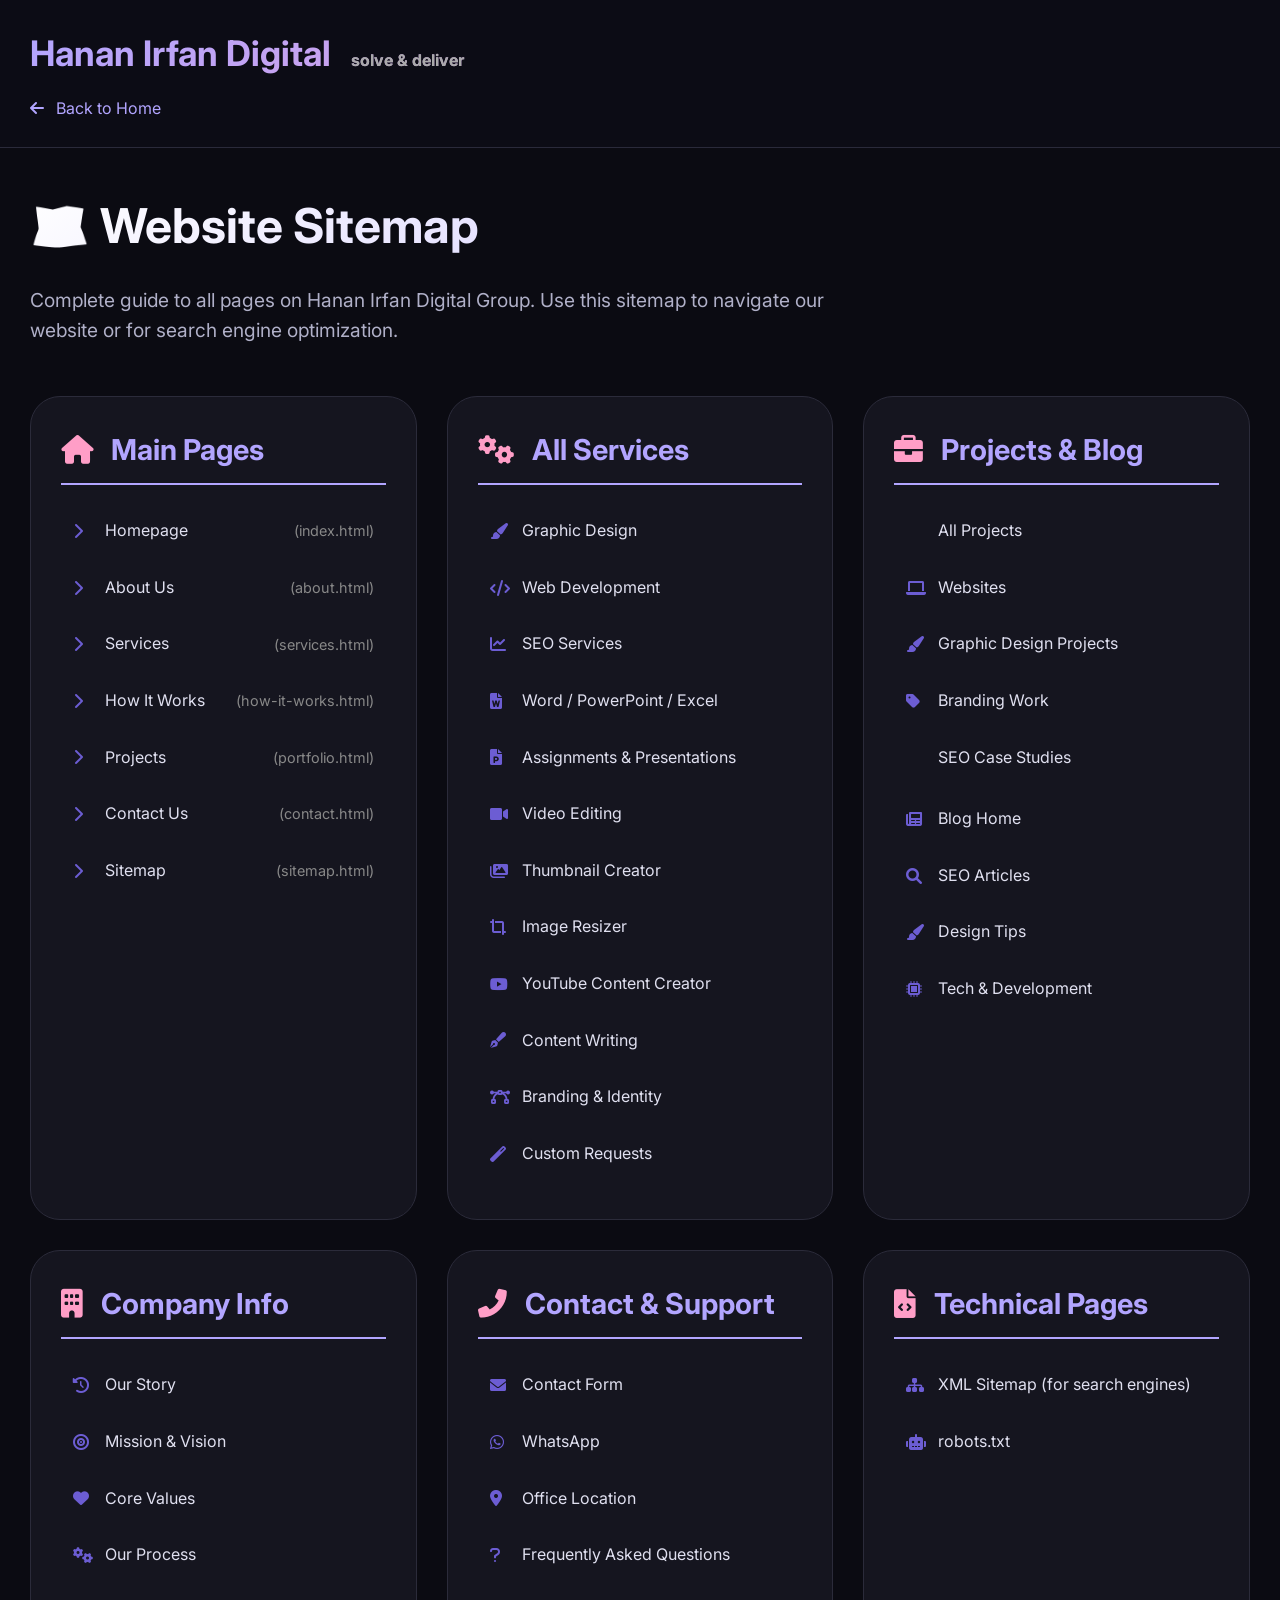
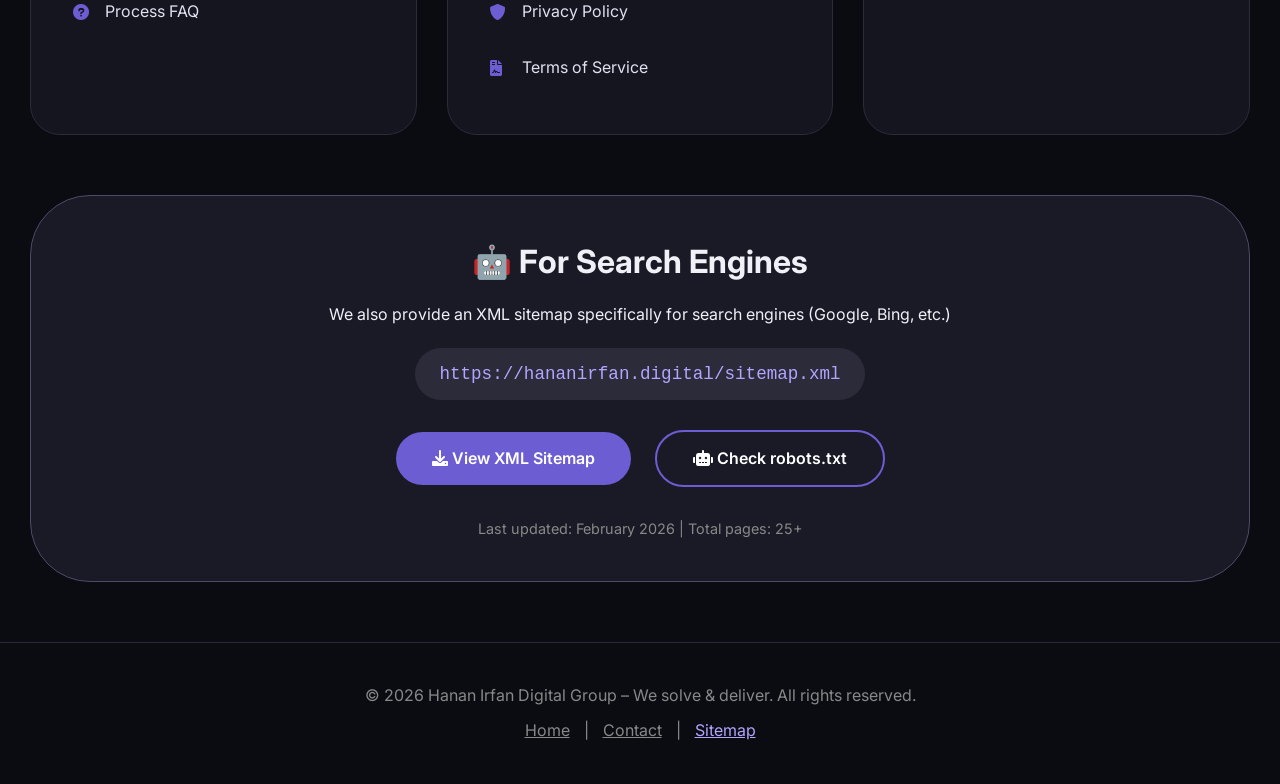
<file: sitemap.html>
<!DOCTYPE html>
<html lang="en">
<head>
  <meta charset="UTF-8">
  <meta name="viewport" content="width=device-width, initial-scale=1.0">
  <title>Sitemap - Hanan Irfan Digital Group | Complete Website Guide</title>
  <!-- Font Awesome 6 -->
  <link rel="stylesheet" href="https://cdnjs.cloudflare.com/ajax/libs/font-awesome/6.0.0-beta3/css/all.min.css">
  <!-- Google Fonts: Inter -->
  <link href="https://fonts.googleapis.com/css2?family=Inter:opsz,wght@14..32,300;14..32,400;14..32,500;14..32,600;14..32,700;14..32,800&display=swap" rel="stylesheet">
  <style>
    * {
      margin: 0;
      padding: 0;
      box-sizing: border-box;
    }
    body {
      font-family: 'Inter', sans-serif;
      background: #0b0b12;
      color: #f0f0f7;
      line-height: 1.6;
    }
    .container {
      max-width: 1280px;
      margin: 0 auto;
      padding: 0 30px;
    }
    
    /* Header styles (simplified for sitemap) */
    .site-header {
      background: #0c0c15;
      border-bottom: 1px solid #2a2a3a;
      padding: 25px 0;
      margin-bottom: 40px;
    }
    .logo {
      font-size: 2.2rem;
      font-weight: 700;
      background: linear-gradient(145deg, #b2a5ff, #ff9ec7);
      -webkit-background-clip: text;
      -webkit-text-fill-color: transparent;
    }
    .logo span {
      font-size: 1rem;
      color: #aaa;
      margin-left: 12px;
      -webkit-text-fill-color: #aaa;
    }
    .back-home {
      display: inline-block;
      margin-top: 15px;
      color: #b2a5ff;
      text-decoration: none;
    }
    .back-home i {
      margin-right: 8px;
    }

    /* Sitemap specific styles */
    .sitemap-title {
      font-size: 3rem;
      font-weight: 700;
      margin: 30px 0 20px;
      background: linear-gradient(145deg, #ffffff, #c0b7ff);
      -webkit-background-clip: text;
      -webkit-text-fill-color: transparent;
    }
    .sitemap-description {
      color: #b0b0c8;
      font-size: 1.2rem;
      max-width: 800px;
      margin-bottom: 50px;
    }
    
    .sitemap-grid {
      display: grid;
      grid-template-columns: repeat(3, 1fr);
      gap: 30px;
      margin: 50px 0;
    }
    
    .sitemap-section {
      background: #15151f;
      border-radius: 30px;
      padding: 30px;
      border: 1px solid #2b2b3a;
    }
    .sitemap-section h2 {
      font-size: 1.8rem;
      color: #b2a5ff;
      margin-bottom: 25px;
      padding-bottom: 10px;
      border-bottom: 2px solid #b2a5ff;
    }
    .sitemap-section h2 i {
      margin-right: 12px;
      color: #ff9ec7;
    }
    .sitemap-section ul {
      list-style: none;
    }
    .sitemap-section ul li {
      margin-bottom: 15px;
    }
    .sitemap-section ul li a {
      color: #e0e0f0;
      text-decoration: none;
      display: flex;
      align-items: center;
      gap: 12px;
      padding: 8px 12px;
      border-radius: 12px;
      transition: 0.3s;
    }
    .sitemap-section ul li a:hover {
      background: #20202b;
      color: #b2a5ff;
      transform: translateX(5px);
    }
    .sitemap-section ul li a i {
      color: #6c5dd3;
      width: 20px;
      font-size: 1rem;
    }
    .page-count {
      color: #888;
      font-size: 0.9rem;
      margin-left: auto;
    }
    
    .subpages {
      margin-left: 35px;
      margin-top: 8px;
      list-style: none;
      border-left: 2px solid #2b2b3a;
      padding-left: 15px;
    }
    .subpages li {
      margin-bottom: 10px;
    }
    .subpages li a {
      font-size: 0.95rem;
      color: #b0b0c8;
    }
    
    /* XML Sitemap notice */
    .xml-notice {
      background: #1a1a27;
      border-radius: 60px;
      padding: 40px;
      margin: 60px 0;
      border: 1px solid #4b4b6a;
      text-align: center;
    }
    .xml-notice h3 {
      font-size: 2rem;
      margin-bottom: 15px;
    }
    .xml-notice code {
      background: #2b2b3a;
      padding: 12px 24px;
      border-radius: 50px;
      display: inline-block;
      margin: 20px 0;
      font-size: 1.1rem;
      color: #b2a5ff;
    }
    .btn {
      display: inline-block;
      background: #6c5dd3;
      color: white;
      padding: 14px 36px;
      border-radius: 60px;
      text-decoration: none;
      font-weight: 600;
      margin: 10px;
      transition: 0.3s;
    }
    .btn:hover {
      background: #5849b8;
      transform: translateY(-3px);
    }
    .btn-outline {
      background: transparent;
      border: 2px solid #6c5dd3;
    }
    .btn-outline:hover {
      background: #6c5dd3;
    }
    
    /* Footer */
    .footer {
      border-top: 1px solid #2a2a38;
      padding: 40px 0;
      margin-top: 60px;
      text-align: center;
      color: #888;
    }
    
    @media (max-width: 900px) {
      .sitemap-grid {
        grid-template-columns: repeat(2, 1fr);
      }
    }
    @media (max-width: 600px) {
      .sitemap-grid {
        grid-template-columns: 1fr;
      }
    }
  </style>
    <!-- OR for PNG file -->
    <link rel="icon" type="image/png" href="favicon.ico.png">
 <!-- CANONICAL TAG - Add this -->
  <link rel="canonical" href="https://hidigitalgroup.vercel.app/sitemap.html">
  
</head>
<body>
  <!-- Simple header -->
  <header class="site-header">
    <div class="container">
      <div class="logo">Hanan Irfan Digital <span>solve & deliver</span></div>
      <a href="index.html" class="back-home"><i class="fas fa-arrow-left"></i> Back to Home</a>
    </div>
  </header>

  <!-- Main sitemap content -->
  <main class="container">
    <h1 class="sitemap-title">🗺️ Website Sitemap</h1>
    <p class="sitemap-description">
      Complete guide to all pages on Hanan Irfan Digital Group. Use this sitemap to navigate our website or for search engine optimization.
    </p>

    <!-- Sitemap grid -->
    <div class="sitemap-grid">
      
      <!-- Main pages section -->
      <div class="sitemap-section">
        <h2><i class="fas fa-home"></i> Main Pages</h2>
        <ul>
          <li><a href="index.html"><i class="fas fa-chevron-right"></i> Homepage <span class="page-count">(index.html)</span></a></li>
          <li><a href="aboutuspge.html"><i class="fas fa-chevron-right"></i> About Us <span class="page-count">(about.html)</span></a></li>
          <li><a href="service.html"><i class="fas fa-chevron-right"></i> Services <span class="page-count">(services.html)</span></a></li>
          <li><a href="howitworks.html"><i class="fas fa-chevron-right"></i> How It Works <span class="page-count">(how-it-works.html)</span></a></li>
          <li><a href="projects.html"><i class="fas fa-chevron-right"></i> Projects <span class="page-count">(portfolio.html)</span></a></li>
          
          <li><a href="contact.html"><i class="fas fa-chevron-right"></i> Contact Us <span class="page-count">(contact.html)</span></a></li>
          <li><a href="sitemap.html"><i class="fas fa-chevron-right"></i> Sitemap <span class="page-count">(sitemap.html)</span></a></li>
        </ul>
      </div>

      <!-- Services section -->
      <div class="sitemap-section">
        <h2><i class="fas fa-cogs"></i> All Services</h2>
        <ul>
          <li><a href="service.html#graphic"><i class="fas fa-paint-brush"></i> Graphic Design</a></li>
          <li><a href="service.html#web"><i class="fas fa-code"></i> Web Development</a></li>
          <li><a href="service.html#seo"><i class="fas fa-chart-line"></i> SEO Services</a></li>
          <li><a href="service.html#office"><i class="fas fa-file-word"></i> Word / PowerPoint / Excel</a></li>
          <li><a href="service.html#assignments"><i class="fas fa-file-powerpoint"></i> Assignments & Presentations</a></li>
          <li><a href="service.html#video"><i class="fas fa-video"></i> Video Editing</a></li>
          <li><a href="service.html#thumbnails"><i class="fas fa-images"></i> Thumbnail Creator</a></li>
          <li><a href="service.html#image"><i class="fas fa-crop-alt"></i> Image Resizer</a></li>
          <li><a href="service.html#youtube"><i class="fab fa-youtube"></i> YouTube Content Creator</a></li>
          <li><a href="service.html#content"><i class="fas fa-pen-fancy"></i> Content Writing</a></li>
          <li><a href="service.html#branding"><i class="fas fa-bezier-curve"></i> Branding & Identity</a></li>
          <li><a href="service.html#custom"><i class="fas fa-magic"></i> Custom Requests</a></li>
        </ul>
      </div>

      <!-- Portfolio & Blog section -->
      <div class="sitemap-section">
        <h2><i class="fas fa-briefcase"></i> Projects & Blog</h2>
        <ul>
          <li><a href="projects.html"><i class="fas fa-grid-2"></i> All  Projects</a></li>
          <li><a href="projects.html#websites"><i class="fas fa-laptop"></i> Websites</a></li>
          <li><a href="projects.html#graphic"><i class="fas fa-paint-brush"></i> Graphic Design Projects</a></li>
          <li><a href="projects.html#branding"><i class="fas fa-tag"></i> Branding Work</a></li>
          <li><a href="projects.html#seo"><i class="fas fa-chart-simple"></i> SEO Case Studies</a></li>
        </ul>
        <ul style="margin-top: 20px;">
          <li><a href="https://692093f818c89.site123.me/articles/how-hanan-irfan-and-quickworks-it-center-are-empowering-small-businesses-in-the-digital-age"><i class="fas fa-newspaper"></i> Blog Home</a></li>
          <li><a href="https://692093f818c89.site123.me/articles/how-hanan-irfan-and-quickworks-it-center-are-empowering-small-businesses-in-the-digital-age"><i class="fas fa-search"></i> SEO Articles</a></li>
          <li><a href="https://hadithwisdomhub0.vercel.app"><i class="fas fa-paint-brush"></i> Design Tips</a></li>
          <li><a href="https://aiblogs0.vercel.app"><i class="fas fa-microchip"></i> Tech & Development</a></li>
        </ul>
      </div>

      <!-- Company Info section -->
      <div class="sitemap-section">
        <h2><i class="fas fa-building"></i> Company Info</h2>
        <ul>
          <li><a href="aboutuspge.html#story"><i class="fas fa-history"></i> Our Story</a></li>
         
          <li><a href="aboutuspge.html#abc"><i class="fas fa-bullseye"></i> Mission & Vision</a></li>
          <li><a href="aboutuspge.html"><i class="fas fa-heart"></i> Core Values</a></li>
          <li><a href="howitworks.html#what-we-offer"><i class="fas fa-gears"></i> Our Process</a></li>
          <li><a href="faq.html"><i class="fas fa-question-circle"></i> Process FAQ</a></li>
        </ul>
      </div>

      <!-- Contact section -->
      <div class="sitemap-section">
        <h2><i class="fas fa-phone-alt"></i> Contact & Support</h2>
        <ul>
          <li><a href="contact.html"><i class="fas fa-envelope"></i> Contact Form</a></li>
          <li><a href="contact.html#whatsapp"><i class="fab fa-whatsapp"></i> WhatsApp</a></li>
          <li><a href="contact.html#map"><i class="fas fa-map-marker-alt"></i> Office Location</a></li>
          <li><a href="contact.html#faq"><i class="fas fa-question"></i> Frequently Asked Questions</a></li>
          <li><a href="privacy.html"><i class="fas fa-shield-alt"></i> Privacy Policy</a></li>
          <li><a href="terms.html"><i class="fas fa-file-contract"></i> Terms of Service</a></li>
        </ul>
      </div>

      <!-- Legal & Technical -->
      <div class="sitemap-section">
        <h2><i class="fas fa-file-code"></i> Technical Pages</h2>
        <ul>
          <li><a href="sitemap.xml"><i class="fas fa-sitemap"></i> XML Sitemap (for search engines)</a></li>
          <li><a href="robot.txt"><i class="fas fa-robot"></i> robots.txt</a></li>
         
        </ul>
      </div>
    </div>

    <!-- XML Sitemap notice -->
    <div class="xml-notice">
      <h3>🤖 For Search Engines</h3>
      <p>We also provide an XML sitemap specifically for search engines (Google, Bing, etc.)</p>
      <code>https://hananirfan.digital/sitemap.xml</code>
      <div>
        <a href="sitemap.xml" class="btn"><i class="fas fa-download"></i> View XML Sitemap</a>
        <a href="robot.txt" class="btn btn-outline"><i class="fas fa-robot"></i> Check robots.txt</a>
      </div>
      <p style="margin-top: 20px; color: #888; font-size: 0.9rem;">
        Last updated: February 2026 | Total pages: 25+
      </p>
    </div>
  </main>

  <!-- Footer -->
  <footer class="footer">
    <div class="container">
      <p>© 2026 Hanan Irfan Digital Group – We solve & deliver. All rights reserved.</p>
      <p style="margin-top: 10px;">
        <a href="index.html" style="color: #888; margin: 0 10px;">Home</a> |
        <a href="contact.html" style="color: #888; margin: 0 10px;">Contact</a> |
        <a href="sitemap.html" style="color: #b2a5ff; margin: 0 10px;">Sitemap</a>
      </p>
    </div>
  </footer>

  <!-- XML Sitemap content (hidden, but included for reference) -->
  <div style="display: none;">
    <!-- This is the XML sitemap content that would be in sitemap.xml -->
    <!-- 
    <?xml version="1.0" encoding="UTF-8"?>
    <urlset xmlns="http://www.sitemaps.org/schemas/sitemap/0.9">
      <url><loc>https://www.hananirfan.digital/index.html</loc><priority>1.0</priority></url>
      <url><loc>https://www.hananirfan.digital/aboutuspge.html</loc><priority>0.8</priority></url>
      <url><loc>https://www.hananirfan.digital/service.html</loc><priority>0.9</priority></url>
      <url><loc>https://www.hananirfan.digital/how-it-works.html</loc><priority>0.8</priority></url>
      <url><loc>https://www.hananirfan.digital/portfolio.html</loc><priority>0.8</priority></url>
      <url><loc>https://www.hananirfan.digital/contact.html</loc><priority>0.8</priority></url>
      <url><loc>https://www.hananirfan.digital/sitemap.html</loc><priority>0.5</priority></url>
    </urlset>
    -->
  </div>

  <!-- robots.txt content (for reference) -->
  <div style="display: none;">
    <!-- 
    User-agent: *
    Allow: /
    Disallow: /admin/
    Disallow: /private/
    Sitemap: https://www.hananirfan.digital/sitemap.xml
    -->
  </div>

  <script>
    // Smooth scroll for anchor links
    document.querySelectorAll('a[href^="#"]').forEach(anchor => {
      anchor.addEventListener('click', function(e) {
        e.preventDefault();
        const target = document.querySelector(this.getAttribute('href'));
        if(target) target.scrollIntoView({behavior: 'smooth'});
      });
    });
  </script>
  <script type="application/ld+json">
{
  "@context": "https://schema.org",
  "@type": "LocalBusiness",
  "name": "Hanan Irfan Digital Group",
  "image": "https://hidigitalgroup.vercel.app/og-image.png",
  "address": {
    "@type": "PostalAddress",
    "streetAddress": "Abu Dhabi Road",
    "addressLocality": "Rahim Yar Khan",
    "addressRegion": "Punjab",
    "addressCountry": "PK"
  },
  "telephone": "+92 310 6359235",
  "openingHours": "Mo-Sa 09:00-23:00",
  "sameAs": [
    "https://facebook.com/HananIrfan001",
    "https://instagram.com/tearswithhanan/",
    "https://www.youtube.com/@ancientmystery-0"
  ]
}
</script>
</body>
</html>
</file>
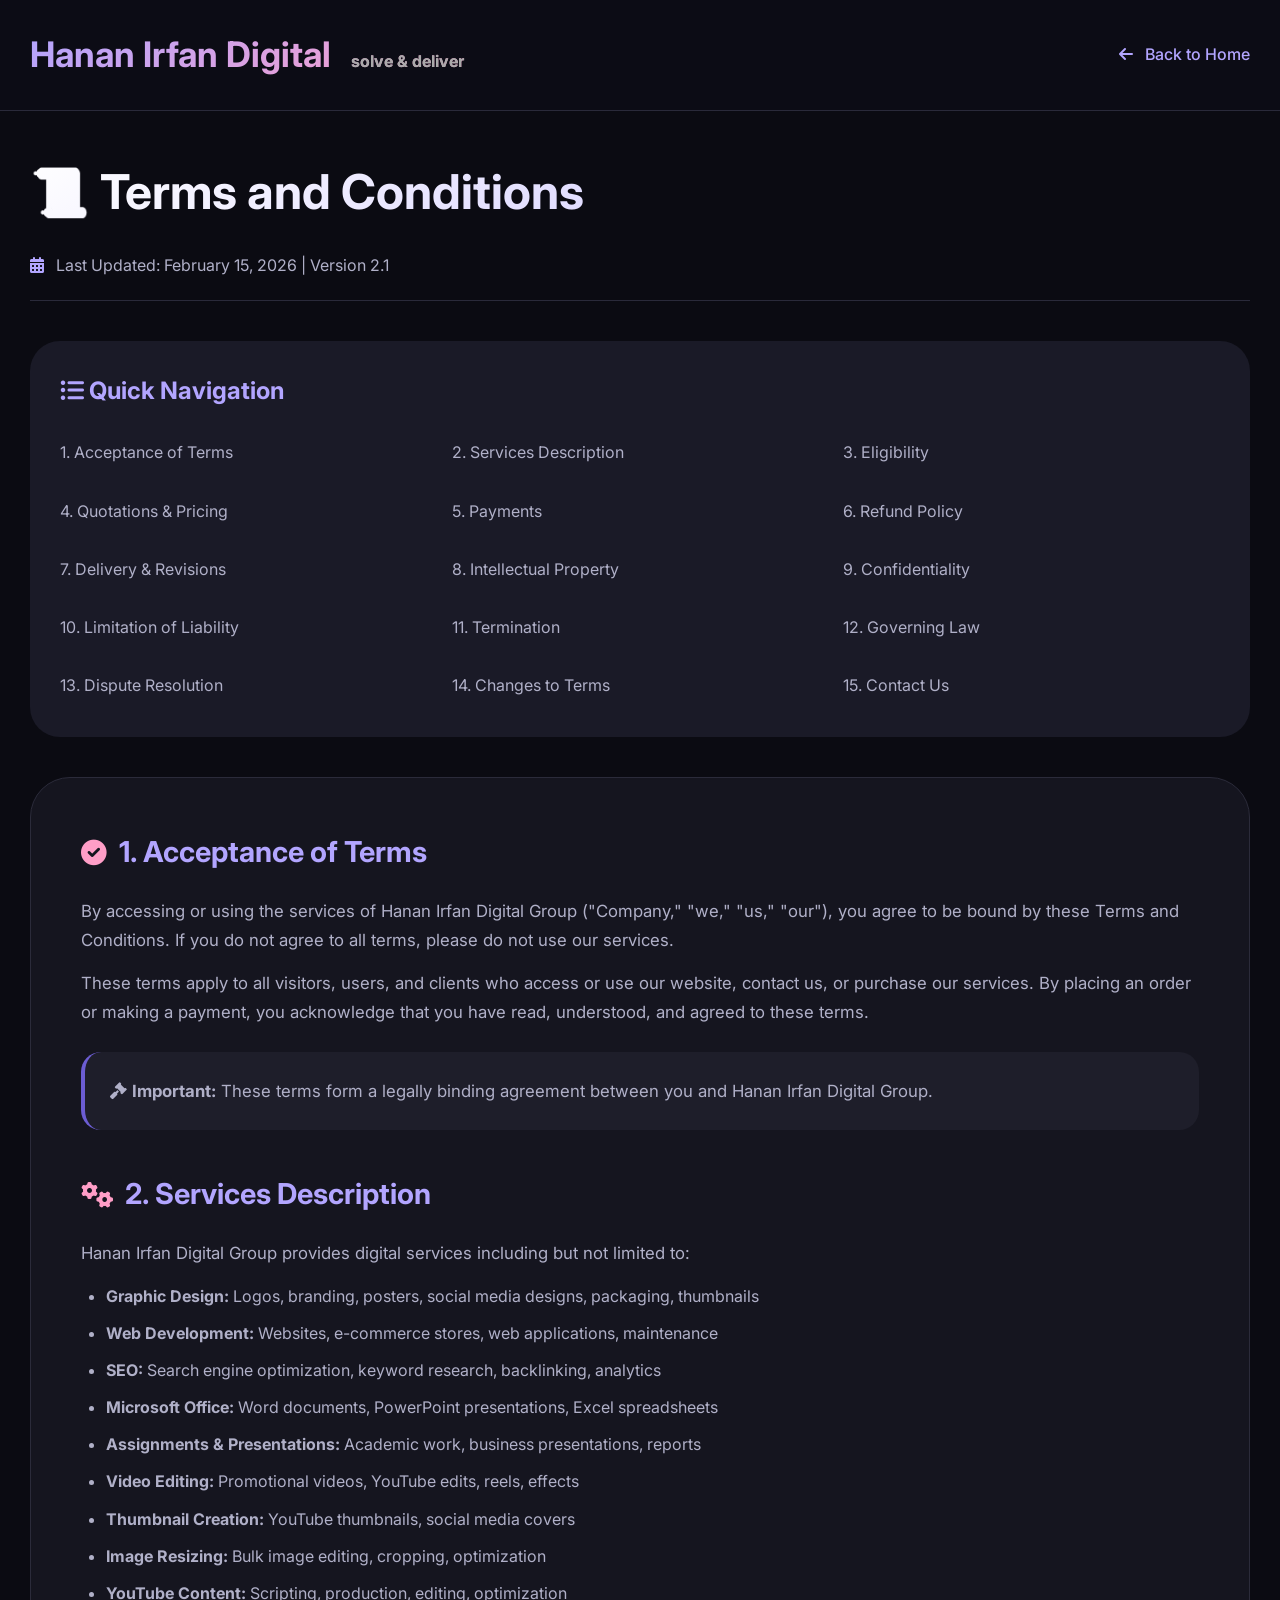
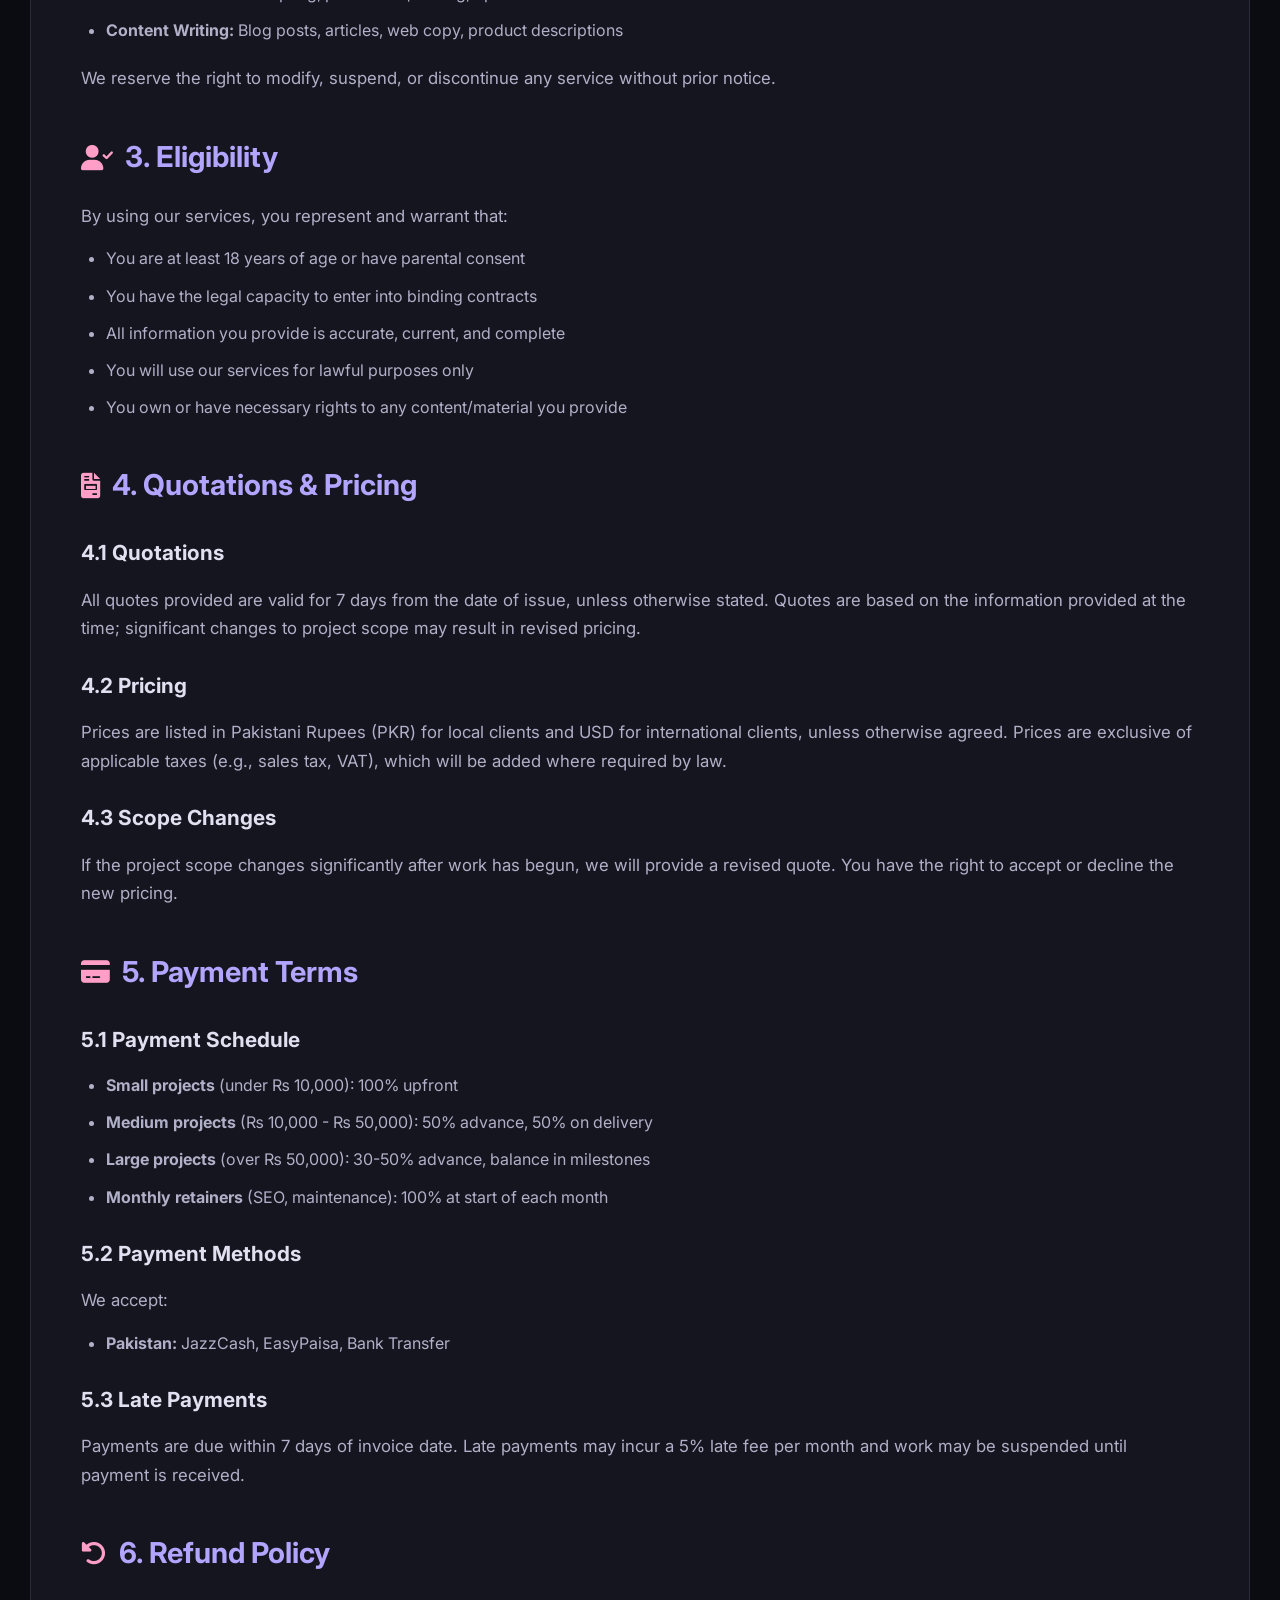
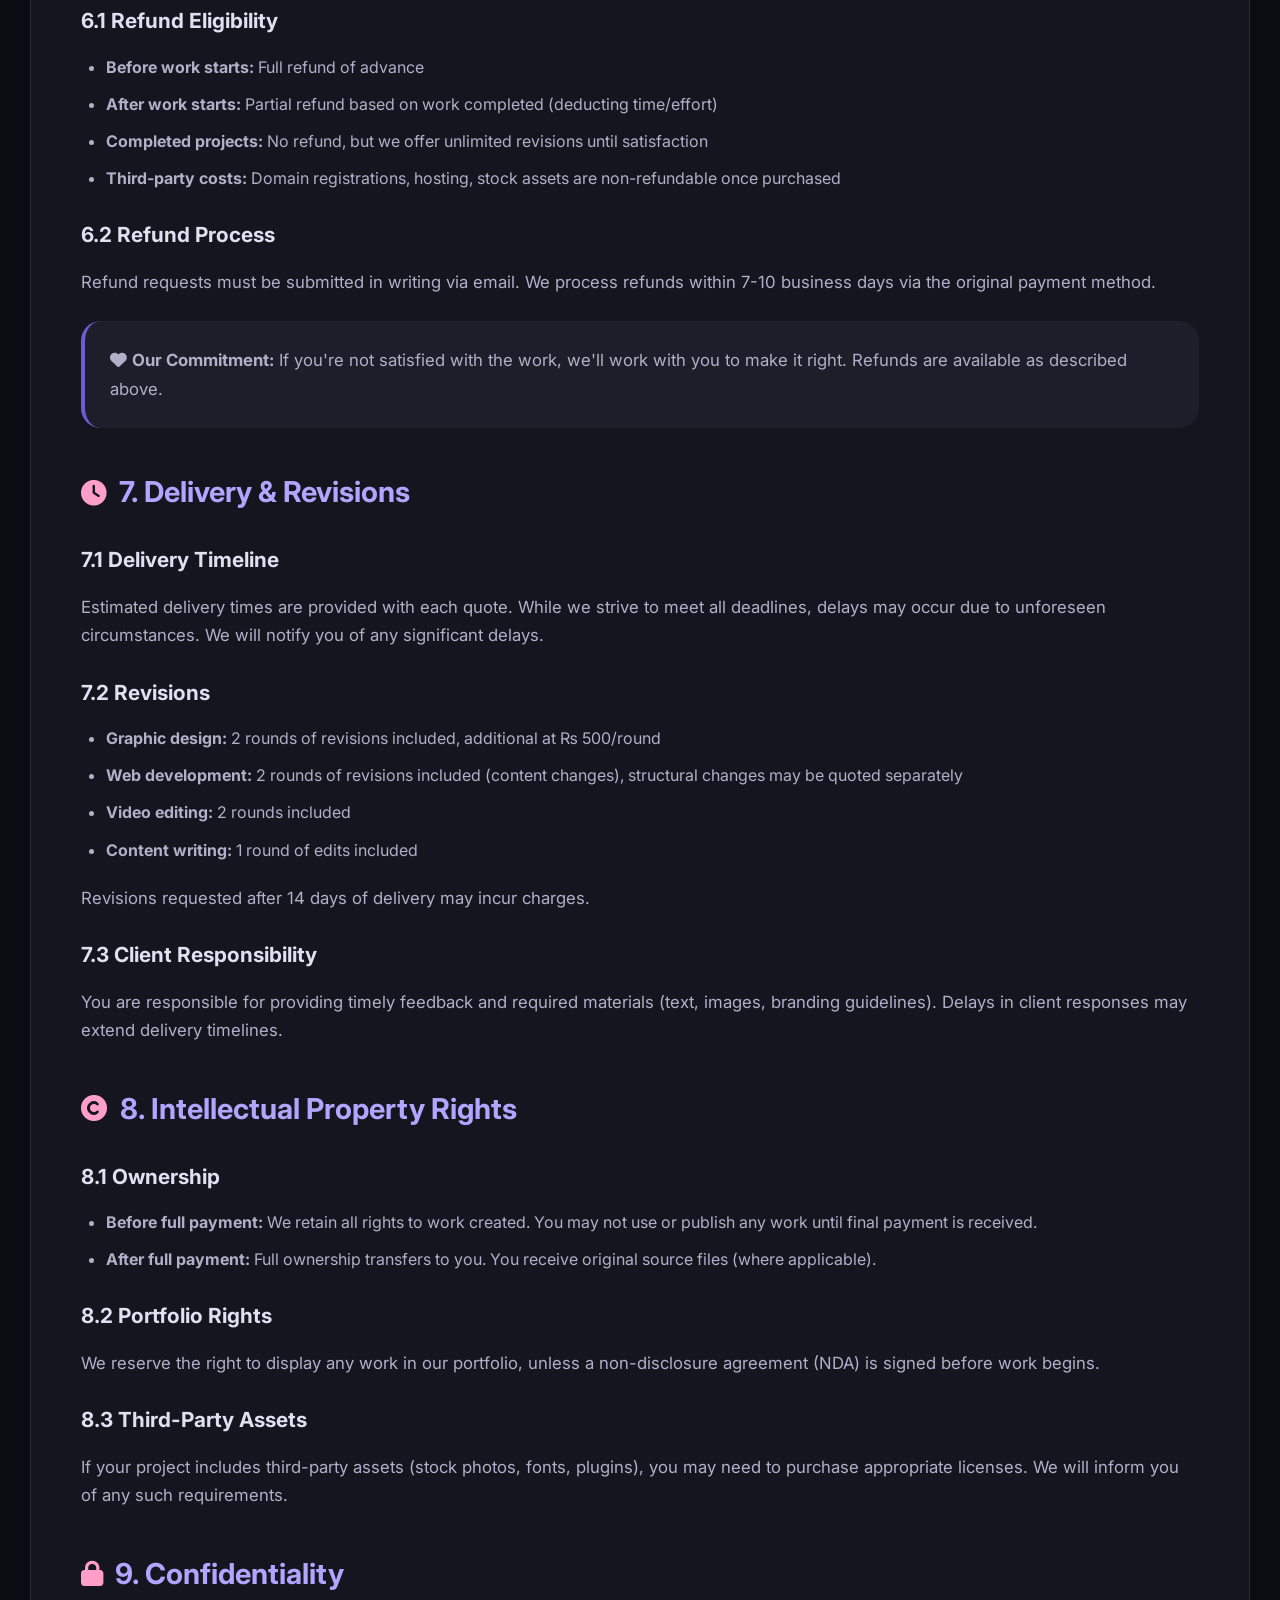
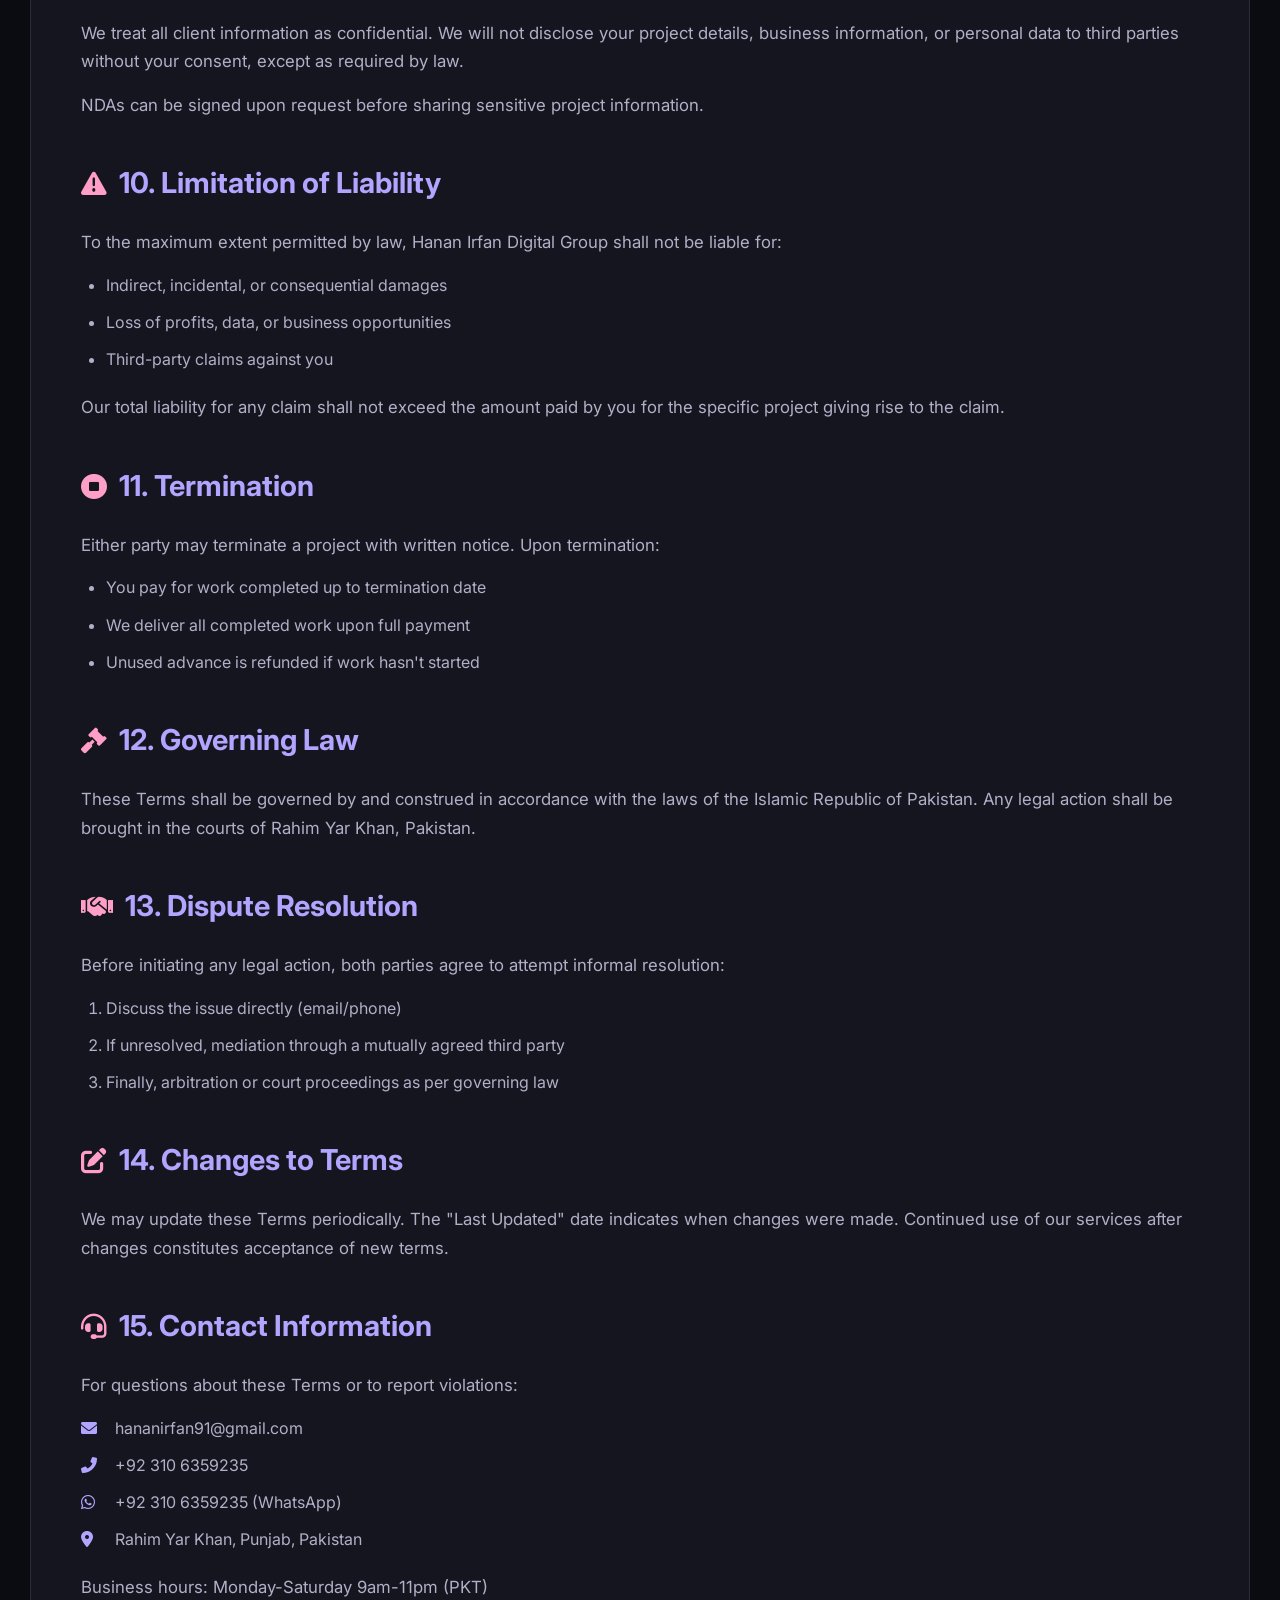
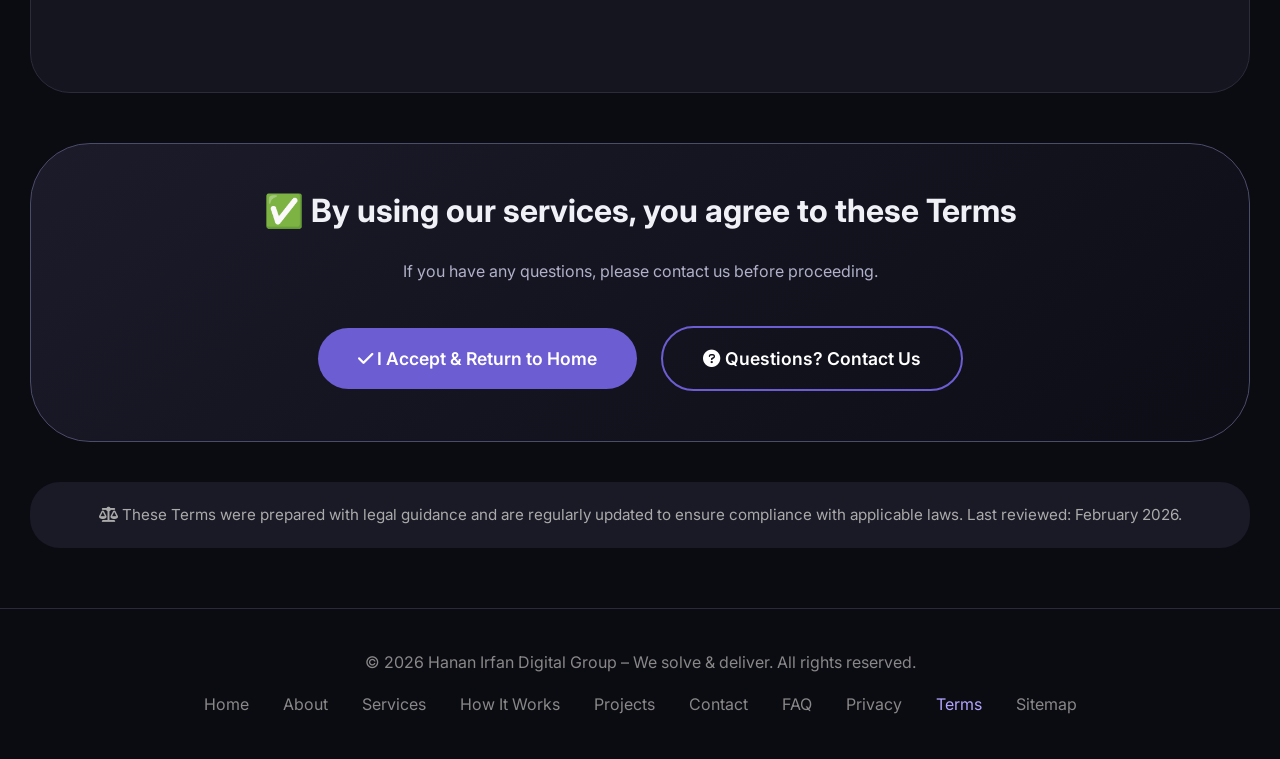
<file: terms.html>
<!DOCTYPE html>
<html lang="en">
<head>
  <meta charset="UTF-8">
  <meta name="viewport" content="width=device-width, initial-scale=1.0">
  <title>Terms and Conditions - Hanan Irfan Digital Group</title>
  <!-- Font Awesome 6 -->
  <link rel="stylesheet" href="https://cdnjs.cloudflare.com/ajax/libs/font-awesome/6.0.0-beta3/css/all.min.css">
  <!-- Google Fonts: Inter -->
  <link href="https://fonts.googleapis.com/css2?family=Inter:opsz,wght@14..32,300;14..32,400;14..32,500;14..32,600;14..32,700;14..32,800&display=swap" rel="stylesheet">
  <style>
    * {
      margin: 0;
      padding: 0;
      box-sizing: border-box;
    }
    body {
      font-family: 'Inter', sans-serif;
      background: #0b0b12;
      color: #f0f0f7;
      line-height: 1.7;
    }
    .container {
      max-width: 1280px;
      margin: 0 auto;
      padding: 0 30px;
    }
    
    /* Header */
    .site-header {
      background: #0c0c15;
      border-bottom: 1px solid #2a2a3a;
      padding: 25px 0;
      margin-bottom: 40px;
    }
    .header-inner {
      display: flex;
      justify-content: space-between;
      align-items: center;
    }
    .logo {
      font-size: 2.2rem;
      font-weight: 700;
      background: linear-gradient(145deg, #b2a5ff, #ff9ec7);
      -webkit-background-clip: text;
      -webkit-text-fill-color: transparent;
    }
    .logo span {
      font-size: 1rem;
      color: #aaa;
      margin-left: 12px;
      -webkit-text-fill-color: #aaa;
    }
    .back-home {
      color: #b2a5ff;
      text-decoration: none;
      font-weight: 500;
    }
    .back-home i {
      margin-right: 8px;
    }

    /* Page title */
    .page-title {
      font-size: 3rem;
      font-weight: 700;
      margin: 30px 0 20px;
      background: linear-gradient(145deg, #ffffff, #c0b7ff);
      -webkit-background-clip: text;
      -webkit-text-fill-color: transparent;
    }
    .last-updated {
      color: #b0b0c8;
      font-size: 1rem;
      margin-bottom: 40px;
      padding-bottom: 20px;
      border-bottom: 1px solid #2a2a3a;
    }

    /* Terms content */
    .terms-content {
      background: #15151f;
      border-radius: 40px;
      padding: 50px;
      margin: 30px 0 50px;
      border: 1px solid #2b2b3a;
    }
    .terms-section {
      margin-bottom: 40px;
    }
    .terms-section h2 {
      font-size: 1.8rem;
      color: #b2a5ff;
      margin-bottom: 20px;
      display: flex;
      align-items: center;
      gap: 12px;
    }
    .terms-section h2 i {
      color: #ff9ec7;
      font-size: 1.6rem;
    }
    .terms-section h3 {
      font-size: 1.3rem;
      color: #e0e0f0;
      margin: 25px 0 15px;
    }
    .terms-section p {
      color: #b0b0c8;
      margin-bottom: 15px;
      font-size: 1.05rem;
    }
    .terms-section ul, .terms-section ol {
      margin: 15px 0 20px 25px;
      color: #b0b0c8;
    }
    .terms-section li {
      margin-bottom: 10px;
    }
    .terms-section a {
      color: #b2a5ff;
      text-decoration: none;
    }
    .terms-section a:hover {
      text-decoration: underline;
    }
    .highlight-box {
      background: #1e1e2a;
      border-left: 4px solid #6c5dd3;
      padding: 25px;
      border-radius: 20px;
      margin: 25px 0;
    }
    .highlight-box p {
      margin-bottom: 0;
    }
    .legal-note {
      background: #1a1a27;
      border-radius: 30px;
      padding: 20px;
      font-size: 0.95rem;
      color: #aaa;
      text-align: center;
      margin: 30px 0;
    }

    /* Table of contents */
    .toc {
      background: #1a1a27;
      border-radius: 30px;
      padding: 30px;
      margin: 40px 0;
    }
    .toc h3 {
      font-size: 1.5rem;
      margin-bottom: 20px;
      color: #b2a5ff;
    }
    .toc-grid {
      display: grid;
      grid-template-columns: repeat(3, 1fr);
      gap: 15px;
    }
    .toc-item {
      color: #b0b0c8;
      text-decoration: none;
      padding: 8px 0;
      transition: 0.3s;
    }
    .toc-item:hover {
      color: #b2a5ff;
      padding-left: 5px;
    }

    /* Acceptance banner */
    .acceptance-banner {
      background: linear-gradient(145deg, #1b1b2a, #0d0d16);
      border-radius: 60px;
      padding: 40px;
      text-align: center;
      margin: 40px 0;
      border: 1px solid #4b4b6a;
    }
    .btn {
      display: inline-block;
      padding: 16px 40px;
      border-radius: 60px;
      font-weight: 600;
      text-decoration: none;
      transition: 0.3s;
      font-size: 1.1rem;
      margin: 10px;
    }
    .btn-primary {
      background: #6c5dd3;
      color: white;
    }
    .btn-primary:hover {
      background: #5849b8;
      transform: translateY(-3px);
    }
    .btn-outline {
      background: transparent;
      border: 2px solid #6c5dd3;
      color: white;
    }
    .btn-outline:hover {
      background: #6c5dd3;
      transform: translateY(-3px);
    }

    /* Footer */
    .footer {
      border-top: 1px solid #2a2a38;
      padding: 40px 0;
      margin-top: 60px;
      text-align: center;
      color: #888;
    }
    .footer-links {
      margin-top: 15px;
    }
    .footer-links a {
      color: #888;
      text-decoration: none;
      margin: 0 15px;
    }
    .footer-links a:hover {
      color: #b2a5ff;
    }

    @media (max-width: 900px) {
      .toc-grid {
        grid-template-columns: repeat(2, 1fr);
      }
    }
    @media (max-width: 600px) {
      .terms-content {
        padding: 30px;
      }
      .toc-grid {
        grid-template-columns: 1fr;
      }
    }
  </style>
    <!-- OR for PNG file -->
    <link rel="icon" type="image/png" href="favicon.ico.png">
 <!-- CANONICAL TAG - Add this -->
  <link rel="canonical" href="https://hidigitalgroup.vercel.app/terms.html">
  
</head>
<body>
  <!-- Header -->
  <header class="site-header">
    <div class="container header-inner">
      <div class="logo">Hanan Irfan Digital <span>solve & deliver</span></div>
      <a href="index.html" class="back-home"><i class="fas fa-arrow-left"></i> Back to Home</a>
    </div>
  </header>

  <!-- Main Terms Content -->
  <main class="container">
    <h1 class="page-title">📜 Terms and Conditions</h1>
    <div class="last-updated">
      <i class="fas fa-calendar-alt" style="color: #b2a5ff; margin-right: 8px;"></i> Last Updated: February 15, 2026 | Version 2.1
    </div>

    <!-- Table of Contents -->
    <div class="toc">
      <h3><i class="fas fa-list-ul"></i> Quick Navigation</h3>
      <div class="toc-grid">
        <a href="#acceptance" class="toc-item">1. Acceptance of Terms</a>
        <a href="#services" class="toc-item">2. Services Description</a>
        <a href="#eligibility" class="toc-item">3. Eligibility</a>
        <a href="#quotations" class="toc-item">4. Quotations & Pricing</a>
        <a href="#payments" class="toc-item">5. Payments</a>
        <a href="#refund" class="toc-item">6. Refund Policy</a>
        <a href="#delivery" class="toc-item">7. Delivery & Revisions</a>
        <a href="#ip" class="toc-item">8. Intellectual Property</a>
        <a href="#confidentiality" class="toc-item">9. Confidentiality</a>
        <a href="#liability" class="toc-item">10. Limitation of Liability</a>
        <a href="#termination" class="toc-item">11. Termination</a>
        <a href="#governing" class="toc-item">12. Governing Law</a>
        <a href="#disputes" class="toc-item">13. Dispute Resolution</a>
        <a href="#changes" class="toc-item">14. Changes to Terms</a>
        <a href="#contact" class="toc-item">15. Contact Us</a>
      </div>
    </div>

    <!-- Terms Content -->
    <div class="terms-content">
      
      <!-- Section 1: Acceptance -->
      <section id="acceptance" class="terms-section">
        <h2><i class="fas fa-check-circle"></i> 1. Acceptance of Terms</h2>
        <p>By accessing or using the services of Hanan Irfan Digital Group ("Company," "we," "us," "our"), you agree to be bound by these Terms and Conditions. If you do not agree to all terms, please do not use our services.</p>
        <p>These terms apply to all visitors, users, and clients who access or use our website, contact us, or purchase our services. By placing an order or making a payment, you acknowledge that you have read, understood, and agreed to these terms.</p>
        <div class="highlight-box">
          <p><i class="fas fa-gavel"></i> <strong>Important:</strong> These terms form a legally binding agreement between you and Hanan Irfan Digital Group.</p>
        </div>
      </section>

      <!-- Section 2: Services Description -->
      <section id="services" class="terms-section">
        <h2><i class="fas fa-cogs"></i> 2. Services Description</h2>
        <p>Hanan Irfan Digital Group provides digital services including but not limited to:</p>
        <ul>
          <li><strong>Graphic Design:</strong> Logos, branding, posters, social media designs, packaging, thumbnails</li>
          <li><strong>Web Development:</strong> Websites, e-commerce stores, web applications, maintenance</li>
          <li><strong>SEO:</strong> Search engine optimization, keyword research, backlinking, analytics</li>
          <li><strong>Microsoft Office:</strong> Word documents, PowerPoint presentations, Excel spreadsheets</li>
          <li><strong>Assignments & Presentations:</strong> Academic work, business presentations, reports</li>
          <li><strong>Video Editing:</strong> Promotional videos, YouTube edits, reels, effects</li>
          <li><strong>Thumbnail Creation:</strong> YouTube thumbnails, social media covers</li>
          <li><strong>Image Resizing:</strong> Bulk image editing, cropping, optimization</li>
          <li><strong>YouTube Content:</strong> Scripting, production, editing, optimization</li>
          <li><strong>Content Writing:</strong> Blog posts, articles, web copy, product descriptions</li>
        </ul>
        <p>We reserve the right to modify, suspend, or discontinue any service without prior notice.</p>
      </section>

      <!-- Section 3: Eligibility -->
      <section id="eligibility" class="terms-section">
        <h2><i class="fas fa-user-check"></i> 3. Eligibility</h2>
        <p>By using our services, you represent and warrant that:</p>
        <ul>
          <li>You are at least 18 years of age or have parental consent</li>
          <li>You have the legal capacity to enter into binding contracts</li>
          <li>All information you provide is accurate, current, and complete</li>
          <li>You will use our services for lawful purposes only</li>
          <li>You own or have necessary rights to any content/material you provide</li>
        </ul>
      </section>

      <!-- Section 4: Quotations & Pricing -->
      <section id="quotations" class="terms-section">
        <h2><i class="fas fa-file-invoice"></i> 4. Quotations & Pricing</h2>
        <h3>4.1 Quotations</h3>
        <p>All quotes provided are valid for 7 days from the date of issue, unless otherwise stated. Quotes are based on the information provided at the time; significant changes to project scope may result in revised pricing.</p>
        
        <h3>4.2 Pricing</h3>
        <p>Prices are listed in Pakistani Rupees (PKR) for local clients and USD for international clients, unless otherwise agreed. Prices are exclusive of applicable taxes (e.g., sales tax, VAT), which will be added where required by law.</p>
        
        <h3>4.3 Scope Changes</h3>
        <p>If the project scope changes significantly after work has begun, we will provide a revised quote. You have the right to accept or decline the new pricing.</p>
      </section>

      <!-- Section 5: Payments -->
      <section id="payments" class="terms-section">
        <h2><i class="fas fa-credit-card"></i> 5. Payment Terms</h2>
        <h3>5.1 Payment Schedule</h3>
        <ul>
          <li><strong>Small projects</strong> (under ₨ 10,000): 100% upfront</li>
          <li><strong>Medium projects</strong> (₨ 10,000 - ₨ 50,000): 50% advance, 50% on delivery</li>
          <li><strong>Large projects</strong> (over ₨ 50,000): 30-50% advance, balance in milestones</li>
          <li><strong>Monthly retainers</strong> (SEO, maintenance): 100% at start of each month</li>
        </ul>

        <h3>5.2 Payment Methods</h3>
        <p>We accept:</p>
        <ul>
          <li><strong>Pakistan:</strong> JazzCash, EasyPaisa, Bank Transfer </li>
          
        </ul>

        <h3>5.3 Late Payments</h3>
        <p>Payments are due within 7 days of invoice date. Late payments may incur a 5% late fee per month and work may be suspended until payment is received.</p>
      </section>

      <!-- Section 6: Refund Policy -->
      <section id="refund" class="terms-section">
        <h2><i class="fas fa-undo-alt"></i> 6. Refund Policy</h2>
        <h3>6.1 Refund Eligibility</h3>
        <ul>
          <li><strong>Before work starts:</strong> Full refund of advance</li>
          <li><strong>After work starts:</strong> Partial refund based on work completed (deducting time/effort)</li>
          <li><strong>Completed projects:</strong> No refund, but we offer unlimited revisions until satisfaction</li>
          <li><strong>Third-party costs:</strong> Domain registrations, hosting, stock assets are non-refundable once purchased</li>
        </ul>

        <h3>6.2 Refund Process</h3>
        <p>Refund requests must be submitted in writing via email. We process refunds within 7-10 business days via the original payment method.</p>

        <div class="highlight-box">
          <p><i class="fas fa-heart"></i> <strong>Our Commitment:</strong> If you're not satisfied with the work, we'll work with you to make it right. Refunds are available as described above.</p>
        </div>
      </section>

      <!-- Section 7: Delivery & Revisions -->
      <section id="delivery" class="terms-section">
        <h2><i class="fas fa-clock"></i> 7. Delivery & Revisions</h2>
        <h3>7.1 Delivery Timeline</h3>
        <p>Estimated delivery times are provided with each quote. While we strive to meet all deadlines, delays may occur due to unforeseen circumstances. We will notify you of any significant delays.</p>

        <h3>7.2 Revisions</h3>
        <ul>
          <li><strong>Graphic design:</strong> 2 rounds of revisions included, additional at ₨ 500/round</li>
          <li><strong>Web development:</strong> 2 rounds of revisions included (content changes), structural changes may be quoted separately</li>
          <li><strong>Video editing:</strong> 2 rounds included</li>
          <li><strong>Content writing:</strong> 1 round of edits included</li>
        </ul>
        <p>Revisions requested after 14 days of delivery may incur charges.</p>

        <h3>7.3 Client Responsibility</h3>
        <p>You are responsible for providing timely feedback and required materials (text, images, branding guidelines). Delays in client responses may extend delivery timelines.</p>
      </section>

      <!-- Section 8: Intellectual Property -->
      <section id="ip" class="terms-section">
        <h2><i class="fas fa-copyright"></i> 8. Intellectual Property Rights</h2>
        <h3>8.1 Ownership</h3>
        <ul>
          <li><strong>Before full payment:</strong> We retain all rights to work created. You may not use or publish any work until final payment is received.</li>
          <li><strong>After full payment:</strong> Full ownership transfers to you. You receive original source files (where applicable).</li>
        </ul>

        <h3>8.2 Portfolio Rights</h3>
        <p>We reserve the right to display any work in our portfolio, unless a non-disclosure agreement (NDA) is signed before work begins.</p>

        <h3>8.3 Third-Party Assets</h3>
        <p>If your project includes third-party assets (stock photos, fonts, plugins), you may need to purchase appropriate licenses. We will inform you of any such requirements.</p>
      </section>

      <!-- Section 9: Confidentiality -->
      <section id="confidentiality" class="terms-section">
        <h2><i class="fas fa-lock"></i> 9. Confidentiality</h2>
        <p>We treat all client information as confidential. We will not disclose your project details, business information, or personal data to third parties without your consent, except as required by law.</p>
        <p>NDAs can be signed upon request before sharing sensitive project information.</p>
      </section>

      <!-- Section 10: Limitation of Liability -->
      <section id="liability" class="terms-section">
        <h2><i class="fas fa-exclamation-triangle"></i> 10. Limitation of Liability</h2>
        <p>To the maximum extent permitted by law, Hanan Irfan Digital Group shall not be liable for:</p>
        <ul>
          <li>Indirect, incidental, or consequential damages</li>
          <li>Loss of profits, data, or business opportunities</li>
          <li>Third-party claims against you</li>
        </ul>
        <p>Our total liability for any claim shall not exceed the amount paid by you for the specific project giving rise to the claim.</p>
      </section>

      <!-- Section 11: Termination -->
      <section id="termination" class="terms-section">
        <h2><i class="fas fa-stop-circle"></i> 11. Termination</h2>
        <p>Either party may terminate a project with written notice. Upon termination:</p>
        <ul>
          <li>You pay for work completed up to termination date</li>
          <li>We deliver all completed work upon full payment</li>
          <li>Unused advance is refunded if work hasn't started</li>
        </ul>
      </section>

      <!-- Section 12: Governing Law -->
      <section id="governing" class="terms-section">
        <h2><i class="fas fa-gavel"></i> 12. Governing Law</h2>
        <p>These Terms shall be governed by and construed in accordance with the laws of the Islamic Republic of Pakistan. Any legal action shall be brought in the courts of Rahim Yar Khan, Pakistan.</p>
        
      </section>

      <!-- Section 13: Dispute Resolution -->
      <section id="disputes" class="terms-section">
        <h2><i class="fas fa-handshake"></i> 13. Dispute Resolution</h2>
        <p>Before initiating any legal action, both parties agree to attempt informal resolution:</p>
        <ol>
          <li>Discuss the issue directly (email/phone)</li>
          <li>If unresolved, mediation through a mutually agreed third party</li>
          <li>Finally, arbitration or court proceedings as per governing law</li>
        </ol>
      </section>

      <!-- Section 14: Changes to Terms -->
      <section id="changes" class="terms-section">
        <h2><i class="fas fa-edit"></i> 14. Changes to Terms</h2>
        <p>We may update these Terms periodically. The "Last Updated" date indicates when changes were made. Continued use of our services after changes constitutes acceptance of new terms.</p>
      </section>

      <!-- Section 15: Contact Us -->
      <section id="contact" class="terms-section">
        <h2><i class="fas fa-headset"></i> 15. Contact Information</h2>
        <p>For questions about these Terms or to report violations:</p>
        <ul style="list-style: none; margin-left: 0;">
          <li><i class="fas fa-envelope" style="color: #b2a5ff; width: 30px;"></i> hananirfan91@gmail.com</li>
          <li><i class="fas fa-phone-alt" style="color: #b2a5ff; width: 30px;"></i> +92 310 6359235</li>
          <li><i class="fab fa-whatsapp" style="color: #b2a5ff; width: 30px;"></i> +92 310 6359235 (WhatsApp)</li>
          <li><i class="fas fa-map-marker-alt" style="color: #b2a5ff; width: 30px;"></i> Rahim Yar Khan, Punjab, Pakistan</li>
        </ul>
        <p>Business hours: Monday-Saturday 9am-11pm (PKT)</p>
      </section>
    </div>

    <!-- Acceptance Banner -->
    <div class="acceptance-banner">
      <h2 style="font-size: 2rem; margin-bottom: 20px;">✅ By using our services, you agree to these Terms</h2>
      <p style="color: #b0b0c8; margin-bottom: 30px;">If you have any questions, please contact us before proceeding.</p>
      <a href="index.html" class="btn btn-primary"><i class="fas fa-check"></i> I Accept & Return to Home</a>
      <a href="contact.html" class="btn btn-outline"><i class="fas fa-question-circle"></i> Questions? Contact Us</a>
    </div>

    <!-- Legal Note -->
    <div class="legal-note">
      <i class="fas fa-balance-scale"></i> These Terms were prepared with legal guidance and are regularly updated to ensure compliance with applicable laws. Last reviewed: February 2026.
    </div>
  </main>

  <!-- Footer -->
  <footer class="footer">
    <div class="container">
      <p>© 2026 Hanan Irfan Digital Group – We solve & deliver. All rights reserved.</p>
      <div class="footer-links">
        <a href="index.html">Home</a>
        <a href="aboutuspge.html">About</a>
        <a href="service.html">Services</a>
        <a href="howitworks.html">How It Works</a>
        <a href="projects.html">Projects</a>
        
        <a href="contact.html">Contact</a>
        <a href="faq.html">FAQ</a>
        <a href="privacy.html">Privacy</a>
        <a href="terms.html" style="color: #b2a5ff;">Terms</a>
        <a href="sitemap.html">Sitemap</a>
      </div>
    </div>
  </footer>

  <!-- Smooth scroll for anchor links -->
  <script>
    document.querySelectorAll('a[href^="#"]').forEach(anchor => {
      anchor.addEventListener('click', function(e) {
        e.preventDefault();
        const target = document.querySelector(this.getAttribute('href'));
        if(target) {
          target.scrollIntoView({behavior: 'smooth'});
        }
      });
    });
  </script>
  <script type="application/ld+json">
{
  "@context": "https://schema.org",
  "@type": "LocalBusiness",
  "name": "Hanan Irfan Digital Group",
  "image": "https://hidigitalgroup.vercel.app/og-image.png",
  "address": {
    "@type": "PostalAddress",
    "streetAddress": "Abu Dhabi Road",
    "addressLocality": "Rahim Yar Khan",
    "addressRegion": "Punjab",
    "addressCountry": "PK"
  },
  "telephone": "+92 310 6359235",
  "openingHours": "Mo-Sa 09:00-23:00",
  "sameAs": [
    "https://facebook.com/HananIrfan001",
    "https://instagram.com/tearswithhanan/",
    "https://www.youtube.com/@ancientmystery-0"
  ]
}
</script>
</body>
</html>
</file>
<file: css/style.css>
/* ===== css/style.css ===== */
* {
  margin: 0;
  padding: 0;
  box-sizing: border-box;
}
body {
  font-family: 'Inter', sans-serif;
  background: #0b0b12;
  color: #f0f0f7;
  line-height: 1.6;
}
.container {
  max-width: 1280px;
  margin: 0 auto;
  padding: 0 30px;
}

/* ===== HEADER STYLES ===== */
.site-header {
  background: #0c0c15;
  border-bottom: 1px solid #2a2a3a;
  position: sticky;
  top: 0;
  z-index: 1000;
}
.header-inner {
  display: flex;
  justify-content: space-between;
  align-items: center;
  height: 80px;
}
.logo {
  font-size: 2rem;
  font-weight: 700;
  background: linear-gradient(145deg, #b2a5ff, #ff9ec7);
  -webkit-background-clip: text;
  -webkit-text-fill-color: transparent;
}
.logo span {
  font-size: 0.9rem;
  color: #aaa;
  -webkit-text-fill-color: #aaa;
}
.desktop-nav {
  display: flex;
  gap: 30px;
}
.desktop-nav a {
  color: #ddd;
  text-decoration: none;
  font-weight: 500;
  transition: 0.3s;
}
.desktop-nav a:hover {
  color: #b2a5ff;
}
.desktop-nav a.active {
  color: #b2a5ff;
  border-bottom: 2px solid #b2a5ff;
}
.hamburger {
  display: none;
  font-size: 2rem;
  cursor: pointer;
  color: #b2a5ff;
}
.mobile-nav {
  display: none;
  flex-direction: column;
  background: #151520;
  padding: 20px;
  border-radius: 20px;
  margin-bottom: 20px;
}
.mobile-nav a {
  color: #ddd;
  text-decoration: none;
  padding: 15px;
  border-bottom: 1px solid #2a2a3a;
}
.mobile-nav a:last-child {
  border-bottom: none;
}

/* ===== FOOTER STYLES ===== */
.site-footer {
  background: #0c0c15;
  border-top: 1px solid #2a2a3a;
  margin-top: 60px;
}
.footer-main {
  max-width: 1280px;
  margin: 0 auto;
  padding: 60px 30px 40px;
  display: grid;
  grid-template-columns: 2fr 1fr 1fr 1.5fr;
  gap: 40px;
}
.footer-col {
  display: flex;
  flex-direction: column;
  gap: 20px;
}
.footer-logo {
  font-size: 1.8rem;
  font-weight: 700;
  background: linear-gradient(145deg, #b2a5ff, #ff9ec7);
  -webkit-background-clip: text;
  -webkit-text-fill-color: transparent;
}
.footer-about {
  color: #b0b0c8;
  line-height: 1.7;
}
.footer-social {
  display: flex;
  gap: 20px;
}
.footer-social a {
  color: #b0b0c8;
  font-size: 1.5rem;
  transition: 0.3s;
}
.footer-social a:hover {
  color: #b2a5ff;
  transform: translateY(-5px);
}
.footer-col h4 {
  font-size: 1.3rem;
  color: #fff;
  margin-bottom: 15px;
  padding-bottom: 10px;
  border-bottom: 2px solid #b2a5ff;
}
.footer-col ul {
  list-style: none;
}
.footer-col ul li {
  margin-bottom: 12px;
}
.footer-col ul li a {
  color: #b0b0c8;
  text-decoration: none;
  transition: 0.3s;
}
.footer-col ul li a:hover {
  color: #b2a5ff;
  padding-left: 5px;
}
.contact-info li {
  display: flex;
  align-items: center;
  gap: 10px;
  color: #b0b0c8;
}
.contact-info i {
  color: #b2a5ff;
  width: 20px;
}
.footer-bottom {
  max-width: 1280px;
  margin: 0 auto;
  padding: 25px 30px;
  border-top: 1px solid #2a2a38;
  display: flex;
  justify-content: space-between;
  color: #888;
}
.footer-bottom-links {
  display: flex;
  gap: 30px;
}
.footer-bottom-links a {
  color: #888;
  text-decoration: none;
}
.footer-bottom-links a:hover {
  color: #b2a5ff;
}

/* ===== RESPONSIVE ===== */
@media (max-width: 1000px) {
  .footer-main {
    grid-template-columns: 1fr 1fr;
  }
}
@media (max-width: 800px) {
  .desktop-nav {
    display: none;
  }
  .hamburger {
    display: block;
  }
  .footer-main {
    grid-template-columns: 1fr;
  }
  .footer-bottom {
    flex-direction: column;
    gap: 15px;
    text-align: center;
  }
}
</file>
